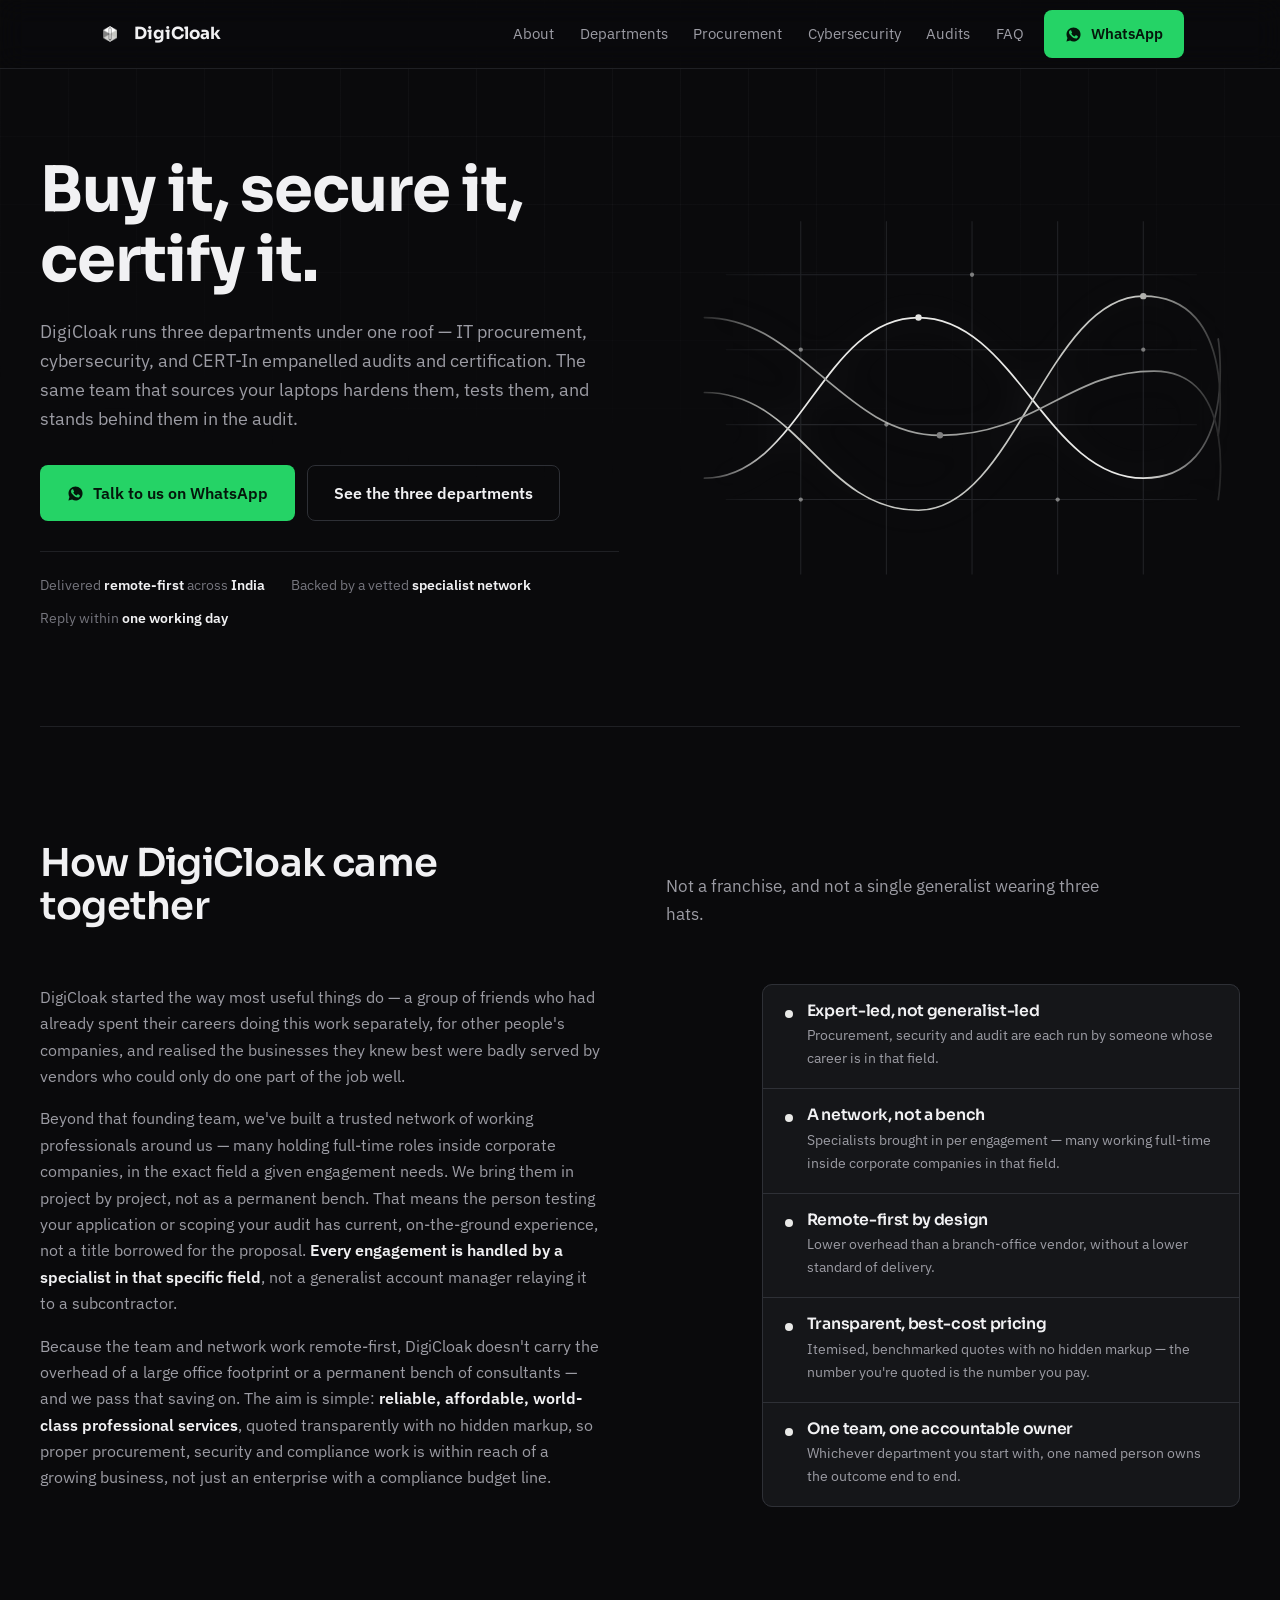
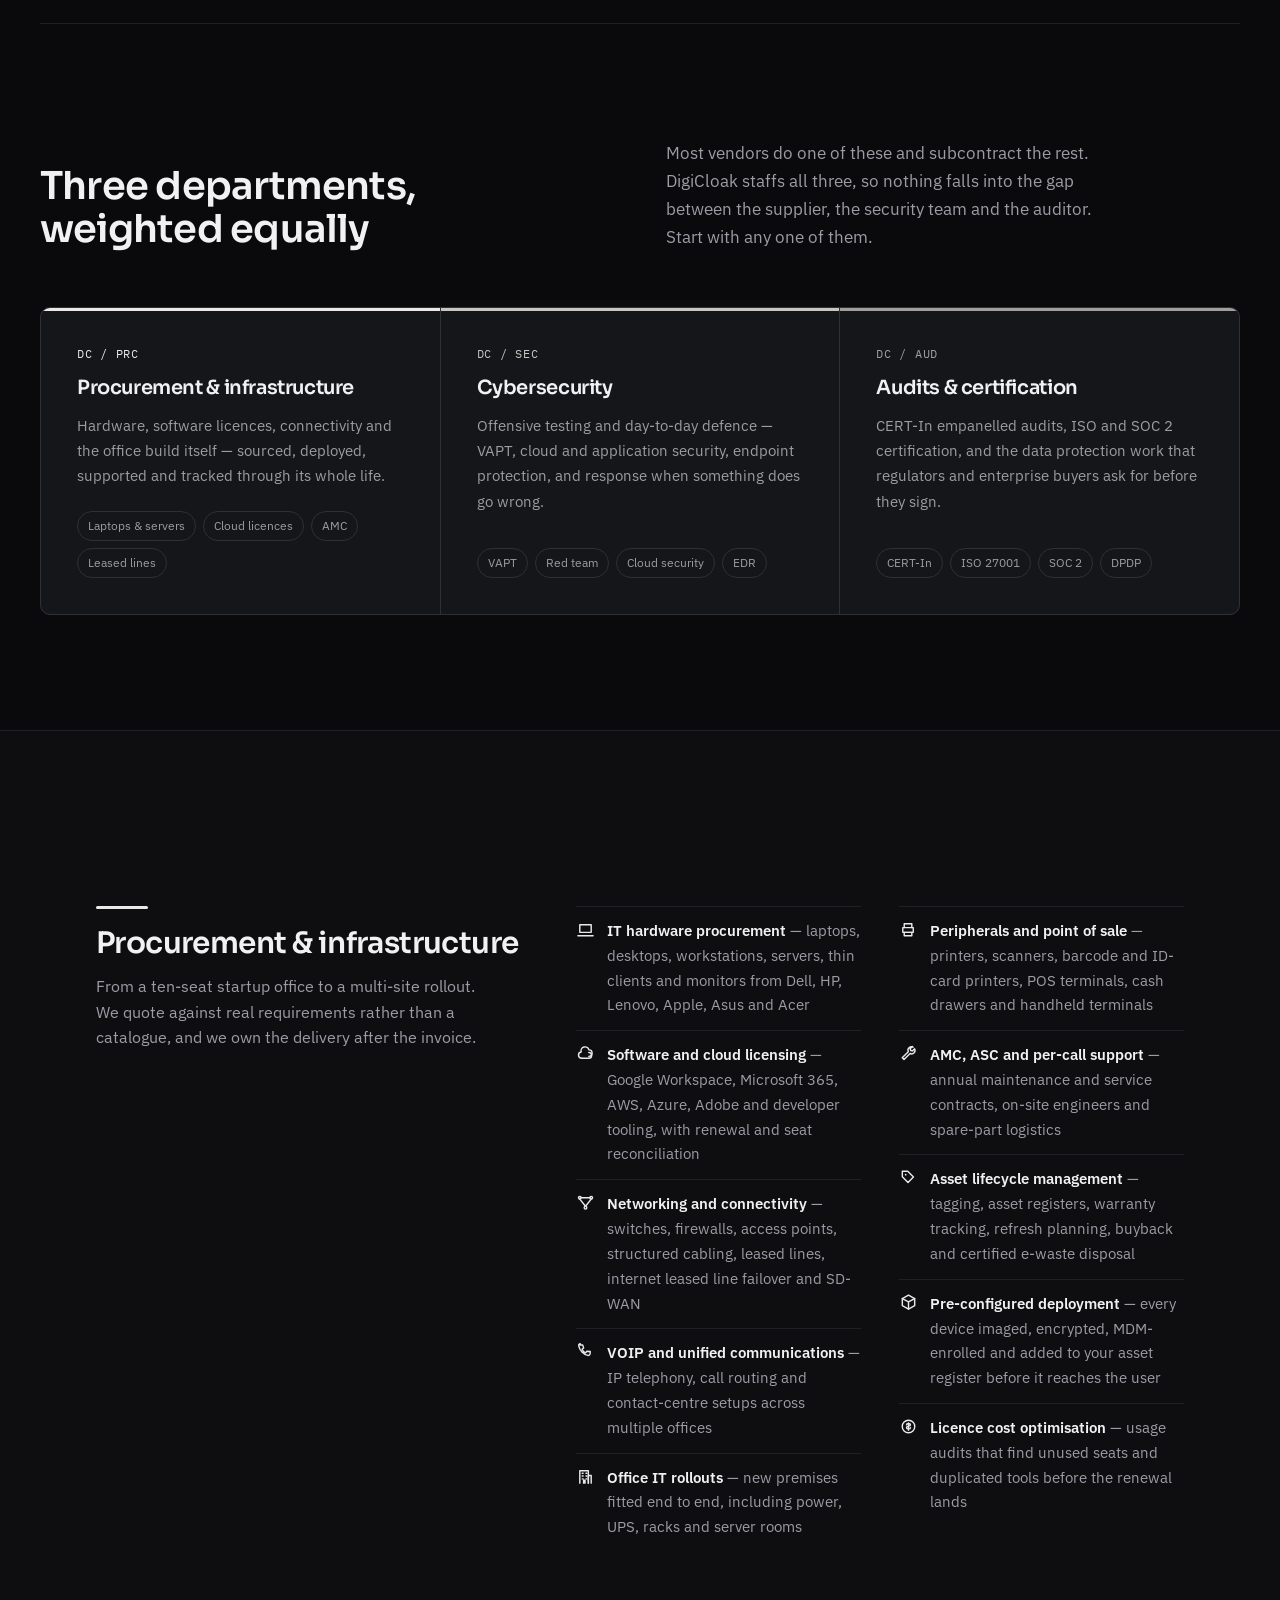
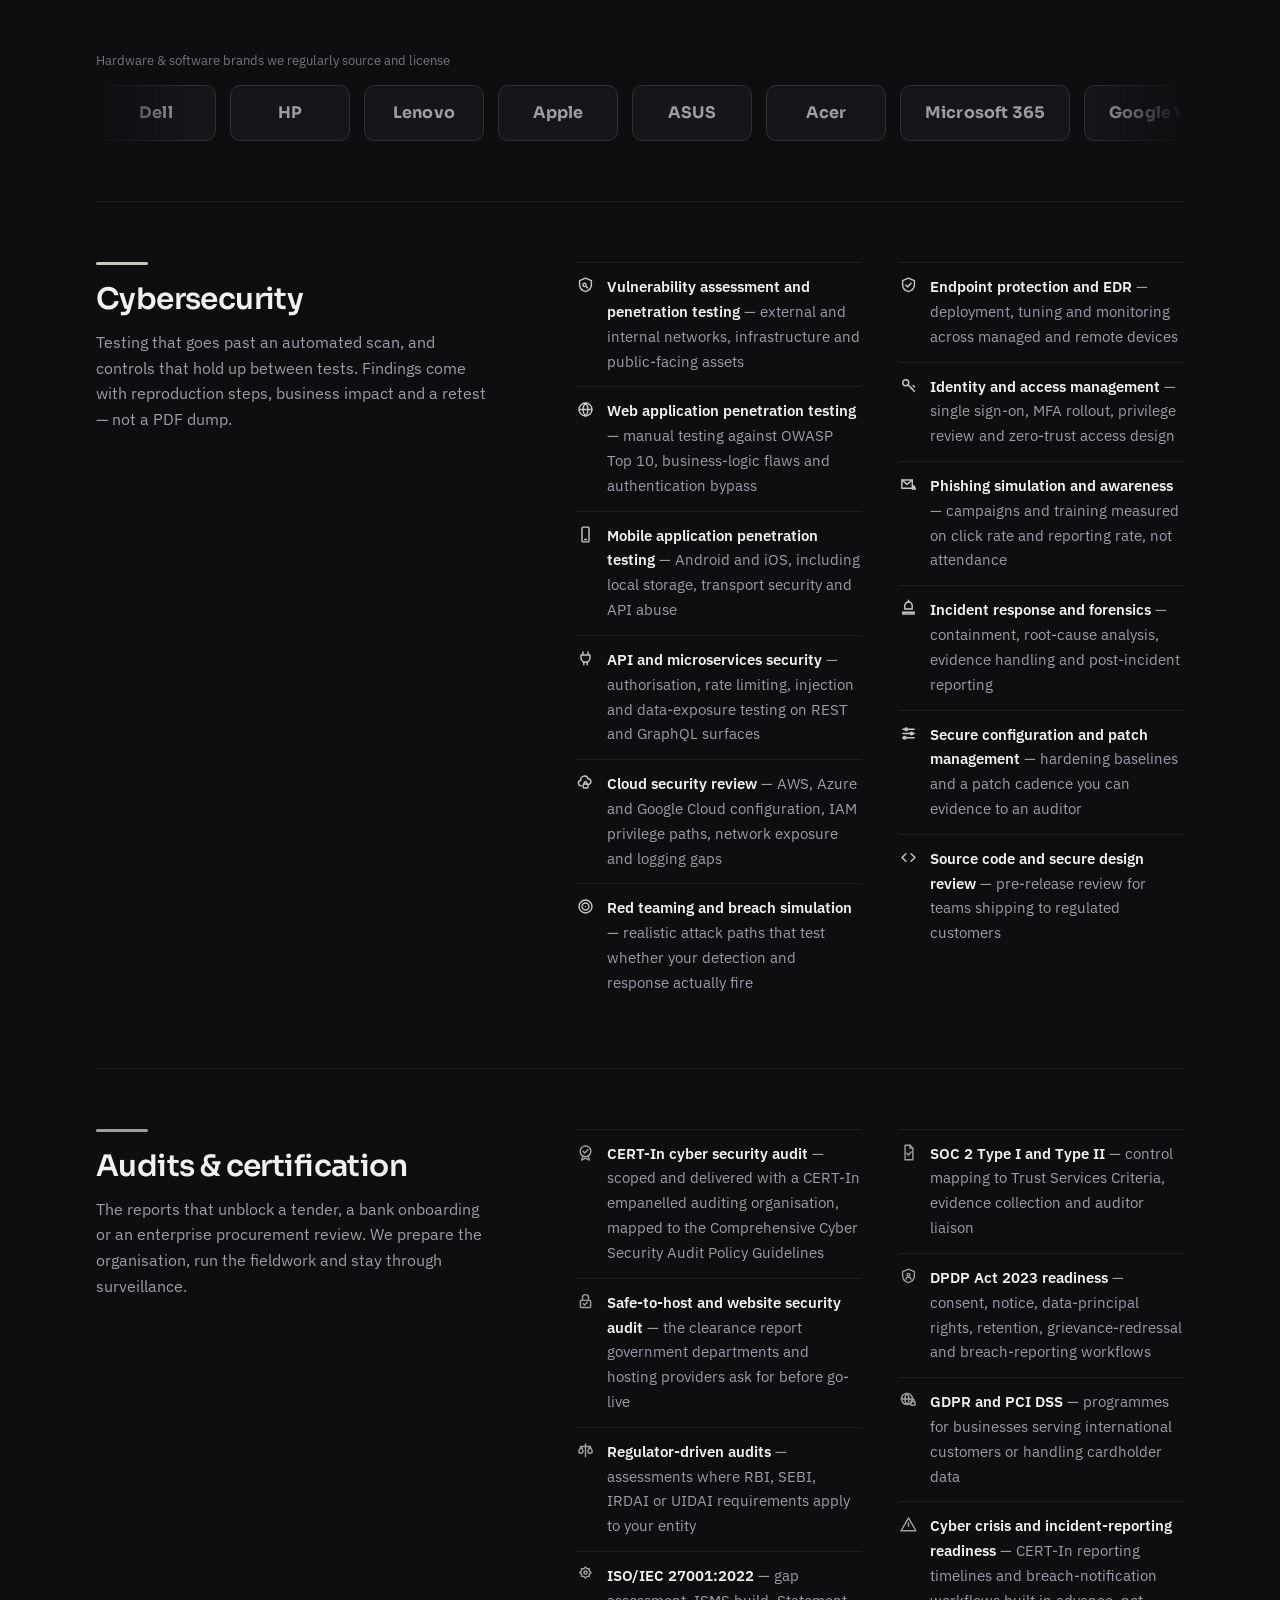
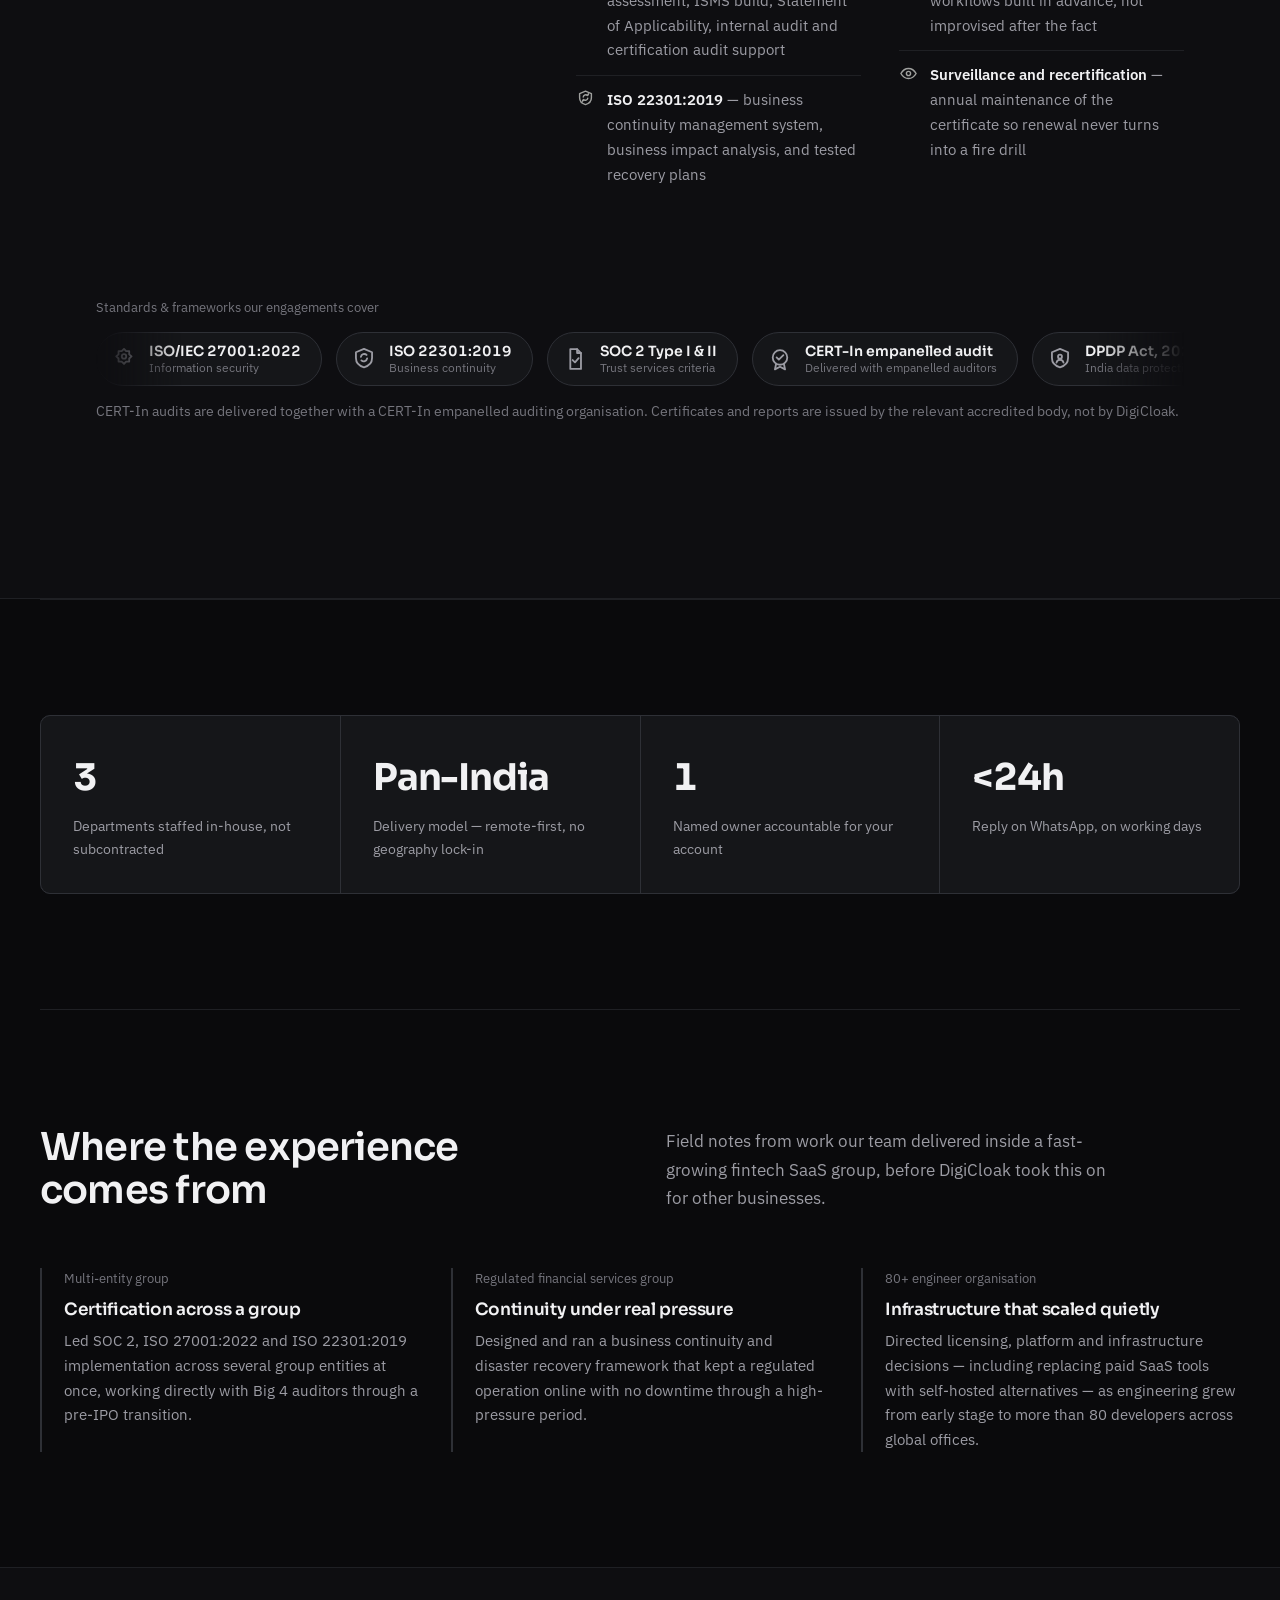
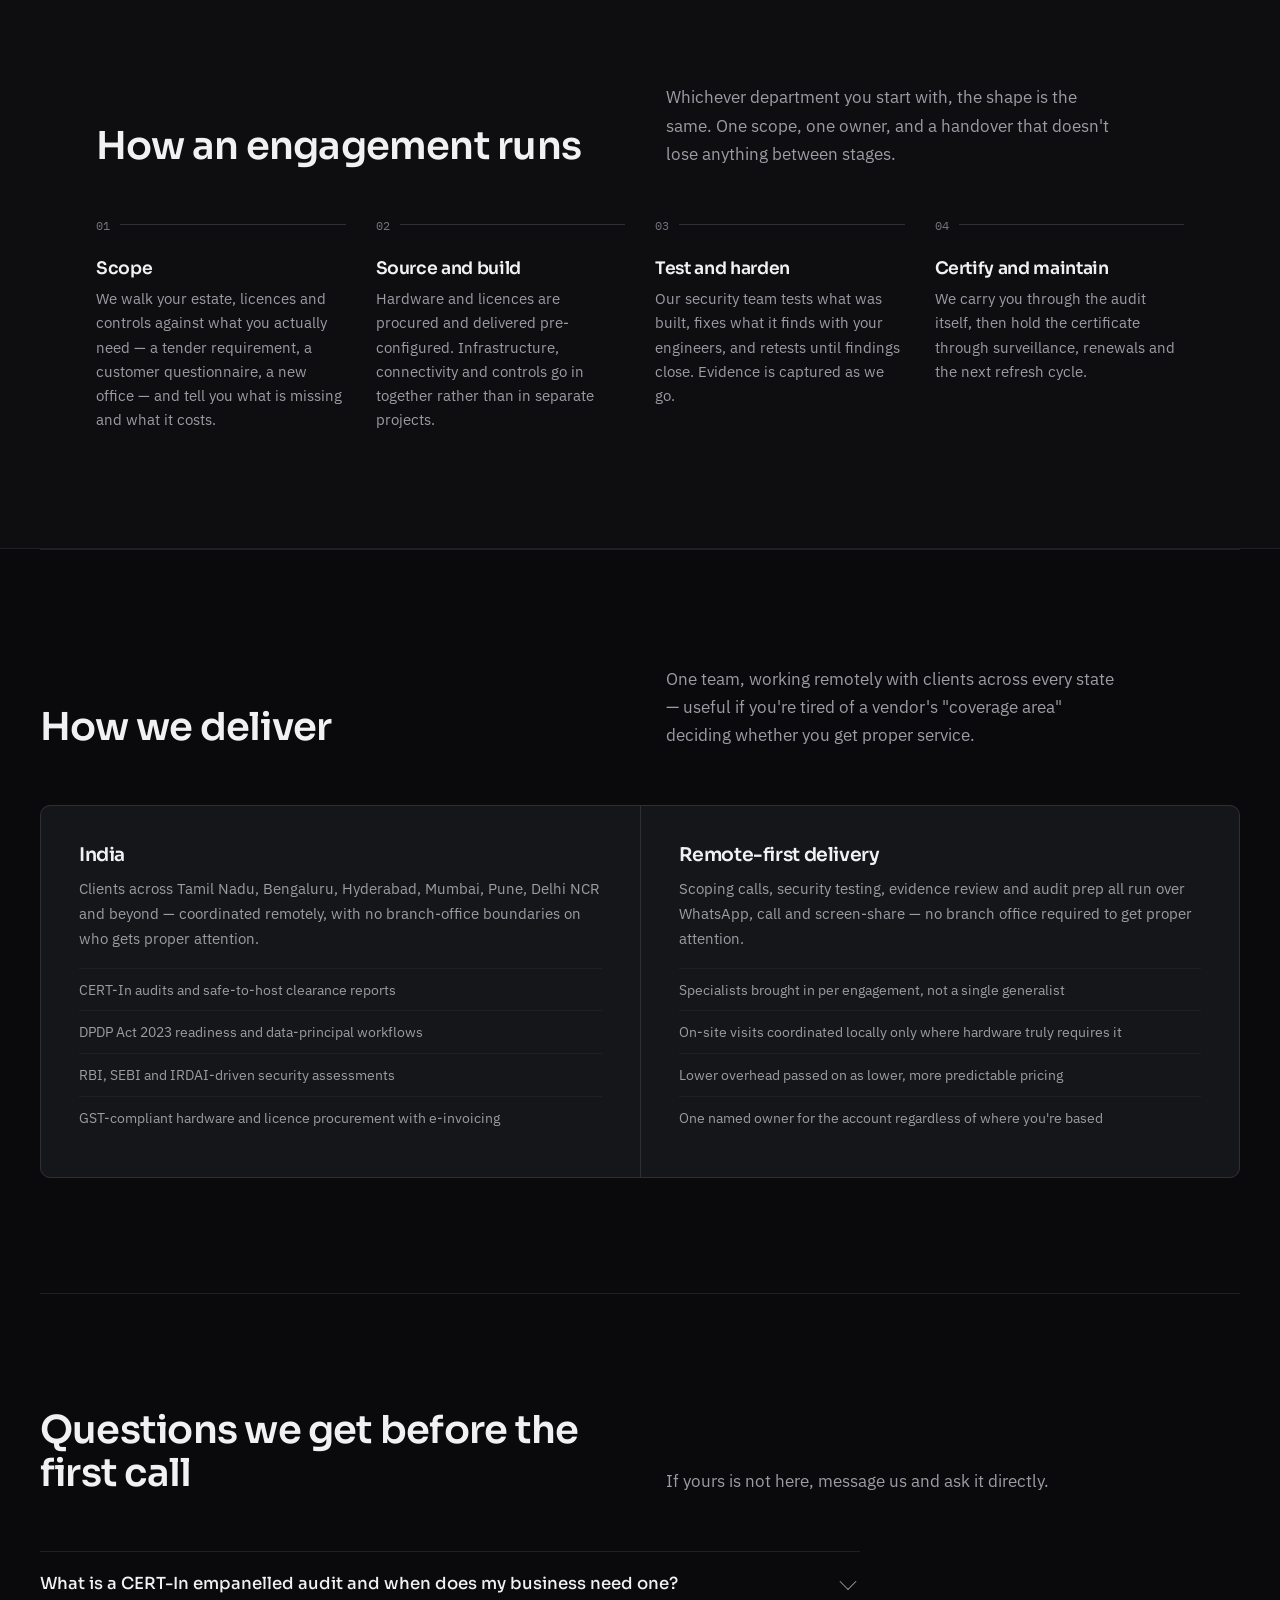
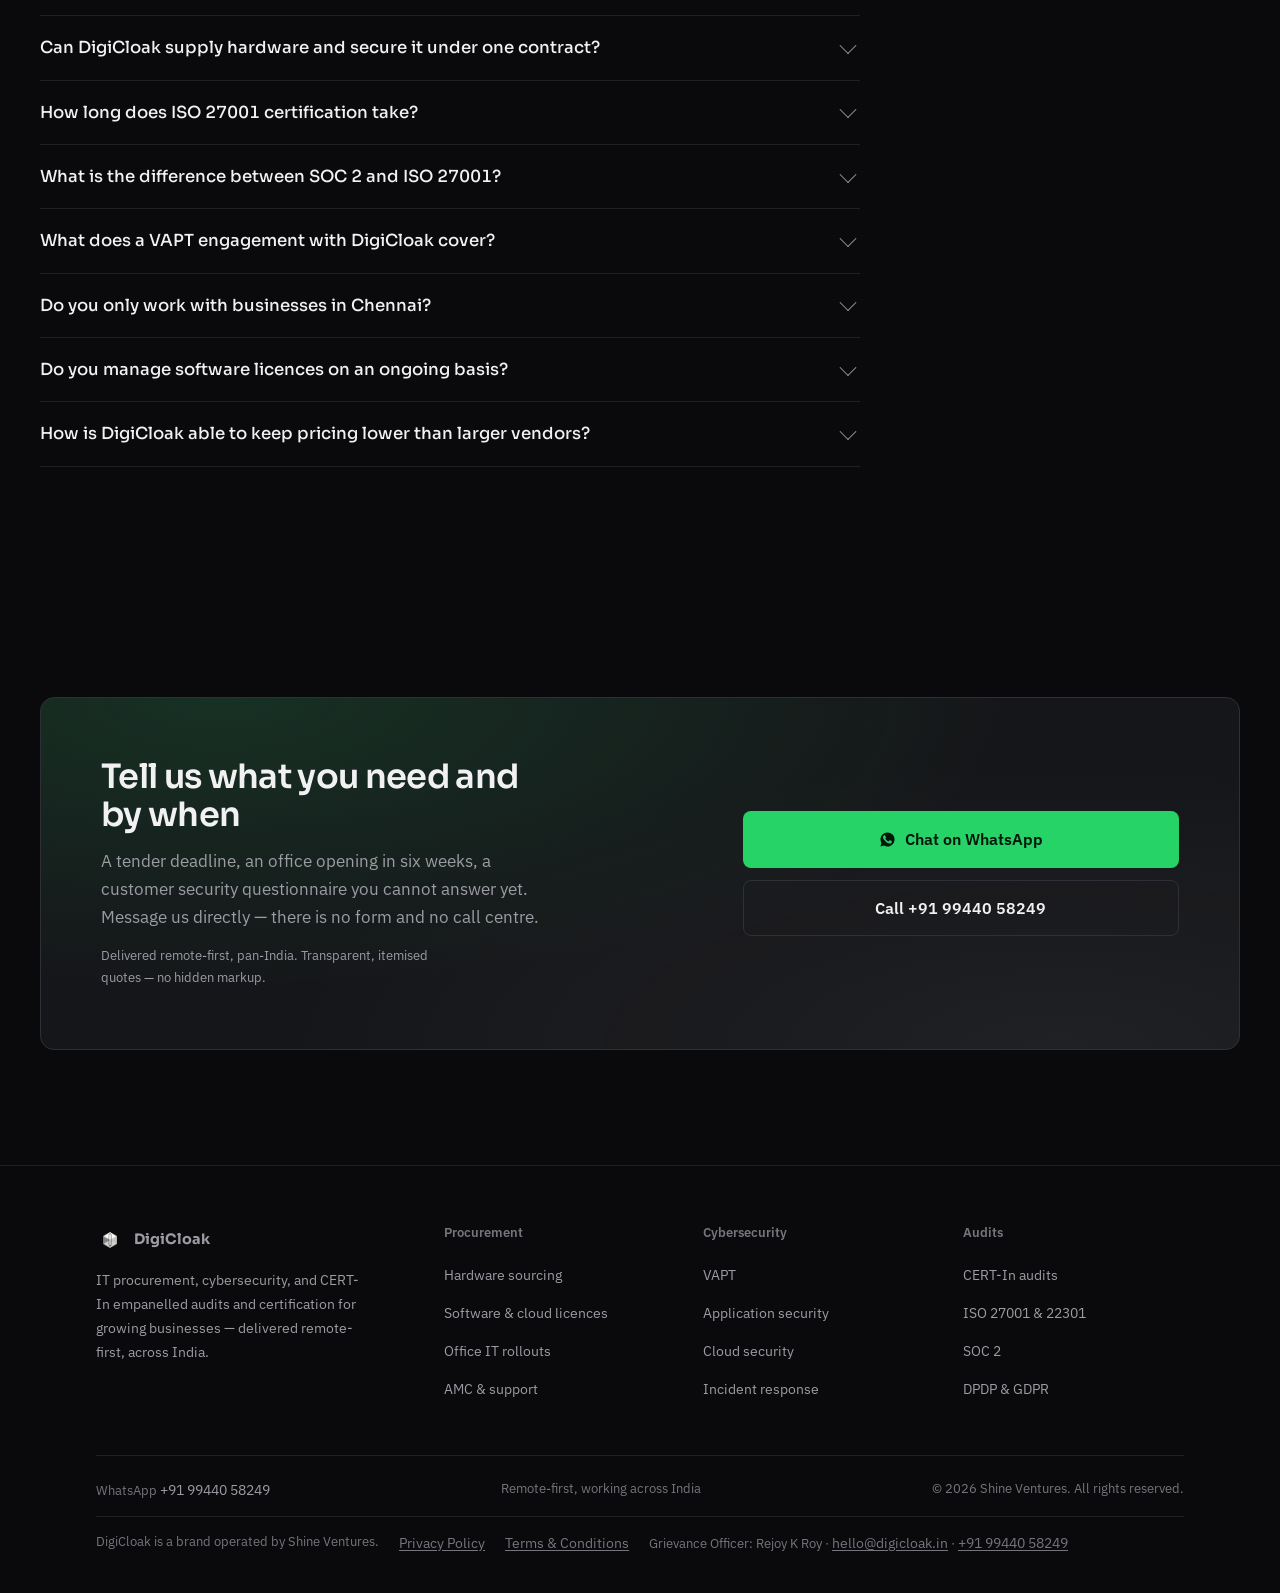
<file: index.html>
<!DOCTYPE html>
<!--
  ============================================================================
  CERT-In wording — READ BEFORE PUBLISHING
  ----------------------------------------------------------------------------
  Every reference on this page is written as audits "delivered with a CERT-In
  empanelled auditing organisation". That is accurate whether or not DigiCloak
  itself holds empanelment.

  Do NOT change it to "DigiCloak is CERT-In empanelled" unless DigiCloak
  appears on the current CERT-In list of empanelled auditing organisations.
  CERT-In restricts what an empanelled firm may claim: the only permitted
  sentence is exactly —
      "This organization is empanelled by CERT-In for providing Information
       Security Auditing Services."
  Misuse of CERT-In branding can lead to penalties or de-empanelment.

  If DigiCloak IS empanelled, update: the <title>, the meta description, the
  DC / AUD department card, and the CERT-In FAQ answer + its JSON-LD twin.
  ============================================================================
-->
<html lang="en-IN">
<head>
<meta charset="UTF-8">
<meta name="viewport" content="width=device-width, initial-scale=1, viewport-fit=cover">
<meta name="color-scheme" content="dark">
<meta name="theme-color" content="#0A0A0C">

<title>IT Procurement, Cybersecurity &amp; CERT-In Audits | DigiCloak</title>
<meta name="description" content="IT hardware and software procurement, cybersecurity and VAPT, and CERT-In empanelled audits with ISO 27001 and SOC 2 — three departments, one vendor, delivered remote-first across India.">
<meta name="robots" content="index, follow, max-image-preview:large, max-snippet:-1, max-video-preview:-1">
<link rel="canonical" href="https://digicloak.in/">
<meta name="author" content="DigiCloak">
<meta name="geo.region" content="IN-TN">
<meta name="geo.placename" content="Chennai">
<link rel="alternate" hreflang="en-in" href="https://digicloak.in/">
<link rel="alternate" hreflang="x-default" href="https://digicloak.in/">

<meta property="og:type" content="website">
<meta property="og:url" content="https://digicloak.in/">
<meta property="og:site_name" content="DigiCloak">
<meta property="og:title" content="DigiCloak — IT Procurement, Cybersecurity &amp; CERT-In Audits">
<meta property="og:description" content="Three departments, one vendor: procurement, cybersecurity, and CERT-In empanelled audits and certification. Delivered remote-first across India.">
<meta property="og:image" content="https://digicloak.in/og-image.png">
<meta property="og:image:width" content="1200">
<meta property="og:image:height" content="630">
<meta property="og:image:alt" content="DigiCloak — procurement, cybersecurity and audit services">
<meta property="og:locale" content="en_IN">

<meta name="twitter:card" content="summary_large_image">
<meta name="twitter:title" content="DigiCloak — IT Procurement, Cybersecurity &amp; CERT-In Audits">
<meta name="twitter:description" content="Three departments, one vendor: procurement, cybersecurity, and CERT-In empanelled audits and certification. Delivered remote-first across India.">
<meta name="twitter:image" content="https://digicloak.in/og-image.png">

<link rel="icon" href="favicon.ico" sizes="32x32">
<link rel="icon" type="image/png" sizes="32x32" href="favicon-32.png">
<link rel="icon" type="image/png" sizes="16x16" href="favicon-16.png">
<link rel="apple-touch-icon" href="apple-touch-icon.png">
<link rel="manifest" href="site.webmanifest">

<link rel="preconnect" href="https://fonts.googleapis.com">
<link rel="preconnect" href="https://fonts.gstatic.com" crossorigin>
<link rel="stylesheet" href="https://fonts.googleapis.com/css2?family=Sora:wght@500;600;700&family=IBM+Plex+Sans:wght@400;500;600&family=IBM+Plex+Mono:wght@500&display=swap">
<style>
/* ==========================================================================
   DigiCloak — shared stylesheet
   A brand of Shine Ventures
   ========================================================================== */
:root{
  --void:#0A0A0C;
  --deep:#0E0E11;
  --panel:#151619;
  --panel-2:#1D1E23;
  --line:#2E3036;
  --line-soft:#1F2024;
  --text:#F1F1F3;
  --mute:#9C9CA4;
  --mute-2:#75757D;
  --ink:#0A0A0C;
  --proc:#E9E9E7;
  --cyber:#C6C7C3;
  --assure:#9FA09E;
  --wa:#25D366;
  --wa-bright:#3BE07A;
  --signal:#25D366;
  --signal-soft:rgba(37,211,102,.14);
  --signal-glow:rgba(37,211,102,.28);
  --maxw:1200px;
  --gut:clamp(20px,5vw,56px);
  --band:clamp(64px,9vw,116px);
  --r:10px;
  --ease:cubic-bezier(.2,.7,.2,1);
}

*,*::before,*::after{box-sizing:border-box;}
html{-webkit-text-size-adjust:100%;scroll-behavior:smooth;scroll-padding-top:76px;}
body{
  margin:0;
  background:var(--void);
  color:var(--text);
  font-family:"IBM Plex Sans",system-ui,-apple-system,"Segoe UI",sans-serif;
  font-size:clamp(15px,0.42vw + 14px,17px);
  line-height:1.65;
  -webkit-font-smoothing:antialiased;
  overflow-x:hidden;
  font-variant-numeric:tabular-nums;
}
img,svg,video{display:block;max-width:100%;}
a{color:inherit;}
h1,h2,h3,h4{font-family:Sora,"IBM Plex Sans",sans-serif;font-weight:600;line-height:1.12;letter-spacing:-0.02em;margin:0;}
p{margin:0;}
ul{margin:0;padding:0;list-style:none;}

/* Blueprint field ------------------------------------------------ */
body::before{
  content:"";
  position:fixed;inset:0;z-index:0;pointer-events:none;
  background-image:
    linear-gradient(to right,rgba(200,200,210,.04) 1px,transparent 1px),
    linear-gradient(to bottom,rgba(200,200,210,.04) 1px,transparent 1px);
  background-size:68px 68px;
  mask-image:radial-gradient(ellipse 110% 70% at 50% 0%,#000 20%,transparent 78%);
  -webkit-mask-image:radial-gradient(ellipse 110% 70% at 50% 0%,#000 20%,transparent 78%);
}
.shell{position:relative;z-index:1;}
.wrap{width:100%;max-width:var(--maxw);margin-inline:auto;padding-inline:var(--gut);}

:focus-visible{outline:2px solid var(--signal);outline-offset:3px;border-radius:3px;}
.skip{
  position:absolute;left:-9999px;top:0;z-index:200;
  background:var(--signal);color:#04160B;padding:12px 18px;font-weight:600;border-radius:0 0 6px 0;
}
.skip:focus{left:0;}

/* Header ----------------------------------------------------------- */
.hd{position:sticky;top:0;z-index:100;background:rgba(10,10,12,.82);border-bottom:1px solid var(--line-soft);}
/* backdrop-filter lives on a pseudo-element rather than .hd itself, because a
   backdrop-filter/filter on .hd would make .hd the containing block for any
   fixed-position descendant (the mobile nav overlay), trapping it inside the
   header's own box instead of letting it fill the viewport. */
.hd::before{content:"";position:absolute;inset:0;z-index:-1;backdrop-filter:blur(14px) saturate(140%);-webkit-backdrop-filter:blur(14px) saturate(140%);}
.hd-in{max-width:var(--maxw);margin-inline:auto;padding:0 var(--gut);min-height:68px;display:flex;align-items:center;gap:20px;}
.mark{display:flex;align-items:center;gap:10px;text-decoration:none;font-family:Sora,sans-serif;font-weight:700;font-size:1.05rem;color:var(--text);white-space:nowrap;}
.mark img{width:28px;height:28px;flex:0 0 auto;}
.nav{display:flex;align-items:center;gap:clamp(14px,2vw,26px);margin-left:auto;}
.nav a{position:relative;font-size:.92rem;color:var(--mute);text-decoration:none;transition:color .2s var(--ease);padding:4px 0;}
.nav a::after{
  content:"";position:absolute;left:0;right:100%;bottom:-2px;height:1.5px;
  background:var(--signal);transition:right .28s var(--ease);
}
.nav a:hover{color:var(--text);}
.nav a:hover::after{right:0;}
.nav .btn{display:none;}

.burger{
  display:none;margin-left:auto;position:relative;z-index:3;
  width:44px;height:44px;align-items:center;justify-content:center;
  background:transparent;border:1px solid var(--line);border-radius:8px;color:var(--text);cursor:pointer;padding:0;
}
.burger span{display:block;width:17px;height:1.5px;background:currentColor;position:relative;transition:background .2s;}
.burger span::before,.burger span::after{content:"";position:absolute;left:0;width:17px;height:1.5px;background:currentColor;transition:transform .25s;}
.burger span::before{top:-5.5px;}
.burger span::after{top:5.5px;}
.burger[aria-expanded="true"] span{background:transparent;}
.burger[aria-expanded="true"] span::before{transform:translateY(5.5px) rotate(45deg);}
.burger[aria-expanded="true"] span::after{transform:translateY(-5.5px) rotate(-45deg);}

/* Buttons -------------------------------------------------------- */
.btn{
  display:inline-flex;align-items:center;justify-content:center;gap:9px;
  min-height:44px;padding:11px 20px;
  border-radius:8px;border:1px solid transparent;
  font-family:"IBM Plex Sans",sans-serif;font-size:.94rem;font-weight:600;
  text-decoration:none;cursor:pointer;white-space:nowrap;
  transition:background .2s var(--ease),border-color .2s var(--ease),color .2s var(--ease),transform .16s var(--ease),box-shadow .2s var(--ease);
}
.btn:active{transform:translateY(1px);}
.btn svg{width:17px;height:17px;flex:0 0 auto;}
.btn-wa{background:var(--wa);color:#04160B;box-shadow:0 0 0 0 rgba(37,211,102,0);}
.btn-wa:hover{background:var(--wa-bright);transform:translateY(-1px);box-shadow:0 10px 24px -8px var(--signal-glow);}
.btn-line{background:transparent;color:var(--text);border-color:var(--line);}
.btn-line:hover{border-color:var(--signal);color:var(--signal);background:var(--signal-soft);transform:translateY(-1px);}
.btn-lg{min-height:52px;padding:14px 26px;font-size:1rem;}

/* Hero ----------------------------------------------------------- */
.hero{padding:clamp(48px,7vw,86px) 0 clamp(56px,8vw,96px);}
.hero-grid{display:grid;grid-template-columns:minmax(0,1.02fr) minmax(0,.98fr);gap:clamp(32px,5vw,64px);align-items:center;}
.hero h1{font-size:clamp(2.15rem,5.6vw,3.9rem);font-weight:700;max-width:14ch;}
.hero .lede{margin-top:22px;max-width:52ch;color:var(--mute);font-size:clamp(1rem,.5vw + .9rem,1.1rem);}
.hero-cta{display:flex;gap:12px;flex-wrap:wrap;margin-top:32px;}
.hero-meta{margin-top:30px;padding-top:22px;border-top:1px solid var(--line-soft);display:flex;flex-wrap:wrap;gap:10px 26px;color:var(--mute-2);font-size:.86rem;}
.hero-meta b{color:var(--text);font-weight:600;}

.lattice{width:100%;height:auto;}
.lattice .node{opacity:.5;}
.strand{fill:none;stroke-width:1.6;stroke-linecap:round;}
.s-proc{stroke:var(--proc);}
.s-cyber{stroke:var(--cyber);}
.s-assure{stroke:var(--assure);}
.glow{filter:blur(16px);opacity:.28;}

@media (prefers-reduced-motion:no-preference){
  .draw{stroke-dasharray:1200;stroke-dashoffset:1200;animation:draw 2.1s cubic-bezier(.6,.05,.2,1) forwards;}
  .d2{animation-delay:.22s;}
  .d3{animation-delay:.44s;}
  .pulse{animation:pulse 3.6s ease-in-out infinite;}
  .p2{animation-delay:1.2s;}
  .p3{animation-delay:2.4s;}
}
@keyframes draw{to{stroke-dashoffset:0;}}
@keyframes pulse{0%,100%{opacity:.28;r:2.5;}50%{opacity:1;r:3.6;}}

/* Section furniture ---------------------------------------------- */
.band{padding:var(--band) 0;}
.band-line{border-top:1px solid var(--line-soft);}
.band-panel{background:var(--deep);border-block:1px solid var(--line-soft);}
.lead{display:grid;grid-template-columns:minmax(0,1fr) minmax(0,1fr);gap:clamp(24px,4vw,56px);align-items:end;margin-bottom:clamp(36px,4.5vw,56px);}
.lead h2{font-size:clamp(1.62rem,3vw,2.4rem);max-width:19ch;}
.lead p{color:var(--mute);max-width:46ch;}

/* Story / About ---------------------------------------------------- */
.story-grid{display:grid;grid-template-columns:minmax(0,1fr) minmax(0,.72fr);gap:clamp(28px,4.5vw,64px);align-items:start;}
.story-copy p{color:var(--mute);font-size:1rem;max-width:56ch;}
.story-copy p + p{margin-top:16px;}
.story-copy p b{color:var(--text);font-weight:600;}
.pillars{display:flex;flex-direction:column;gap:1px;background:var(--line);border:1px solid var(--line);border-radius:var(--r);overflow:hidden;}
.pillar{
  background:var(--panel);padding:18px 22px;display:flex;gap:14px;align-items:flex-start;position:relative;
  transition:background .22s var(--ease);
}
.pillar:hover{background:var(--panel-2);}
.pillar .dot{flex:0 0 auto;width:8px;height:8px;border-radius:50%;background:var(--proc);margin-top:7px;box-shadow:0 0 0 0 var(--signal-glow);transition:background .22s var(--ease),box-shadow .22s var(--ease);}
.pillar:hover .dot{background:var(--signal);box-shadow:0 0 10px var(--signal-glow);}
.pillar h3{font-size:.98rem;margin-bottom:4px;}
.pillar p{color:var(--mute);font-size:.87rem;}

/* Departments — three equal panels -------------------------------- */
.depts{display:grid;grid-template-columns:repeat(3,minmax(0,1fr));gap:1px;background:var(--line);border:1px solid var(--line);border-radius:var(--r);overflow:hidden;}
.dept{
  background:var(--panel);padding:clamp(26px,3vw,36px);display:flex;flex-direction:column;gap:14px;
  position:relative;text-decoration:none;z-index:0;
  transition:background .24s var(--ease),transform .24s var(--ease),box-shadow .24s var(--ease);
}
.dept::before{content:"";position:absolute;inset:0 0 auto 0;height:3px;background:var(--hue);transition:background .24s var(--ease),box-shadow .24s var(--ease);}
.dept:hover{background:var(--panel-2);transform:translateY(-5px);box-shadow:0 20px 40px -20px rgba(0,0,0,.6),0 0 0 1px var(--line);z-index:1;}
.dept:hover::before{background:var(--signal);box-shadow:0 0 14px var(--signal-glow);}
.dept:hover .dept-code{color:var(--signal);}
.dept-code{font-family:"IBM Plex Mono",monospace;font-size:.74rem;color:var(--hue);letter-spacing:.06em;transition:color .24s var(--ease);}
.dept h3{font-size:1.22rem;}
.dept p{color:var(--mute);font-size:.95rem;}
.dept-tags{display:flex;flex-wrap:wrap;gap:7px;margin-top:auto;padding-top:8px;}
.tag{font-size:.76rem;color:var(--mute);border:1px solid var(--line);border-radius:999px;padding:4px 10px;transition:border-color .22s var(--ease),color .22s var(--ease),background .22s var(--ease);}
.dept:hover .tag{border-color:#33443A;color:var(--text);}
.d-proc{--hue:var(--proc);}
.d-cyber{--hue:var(--cyber);}
.d-assure{--hue:var(--assure);}

/* Detail bands ---------------------------------------------------- */
.detail{display:grid;grid-template-columns:minmax(0,.82fr) minmax(0,1.18fr);gap:clamp(28px,4.5vw,64px);padding:clamp(38px,5vw,60px) 0;border-top:1px solid var(--line-soft);}
.detail:first-of-type{border-top:none;}
.detail-head h3{font-size:clamp(1.4rem,2.4vw,1.85rem);margin-bottom:14px;}
.detail-head p{color:var(--mute);font-size:.97rem;max-width:40ch;}
.rule{width:52px;height:3px;border-radius:2px;background:var(--hue);margin-bottom:18px;}
.caps{columns:2;column-gap:clamp(24px,3vw,44px);}
.caps li{
  break-inside:avoid;display:flex;align-items:flex-start;gap:12px;
  padding:12px 0;border-top:1px solid var(--line-soft);color:var(--mute);font-size:.94rem;
  transition:padding-left .2s var(--ease);
}
.caps li:hover{padding-left:6px;}
.cap-icon{
  flex:0 0 auto;width:19px;height:19px;margin-top:1px;
  color:var(--hue);transition:color .22s var(--ease),transform .22s var(--ease);
}
.caps li:hover .cap-icon{color:var(--signal);transform:scale(1.08);}
.caps li b{color:var(--text);font-weight:600;}

/* Rolling marquee — certifications & brand strips ------------------ */
.marquee-block{margin-top:clamp(28px,3.5vw,40px);}
.detail .marquee-block{grid-column:1 / -1;}
.marquee-label{color:var(--mute-2);font-size:.8rem;text-transform:none;margin-bottom:14px;}
.marquee-wrap{
  position:relative;overflow:hidden;
  mask-image:linear-gradient(to right,transparent,#000 8%,#000 92%,transparent);
  -webkit-mask-image:linear-gradient(to right,transparent,#000 8%,#000 92%,transparent);
}
.marquee-track{
  display:flex;width:max-content;gap:14px;
  animation:marquee-scroll 34s linear infinite;
}
.marquee-set{display:flex;gap:14px;}
.marquee-wrap:hover .marquee-track,
.marquee-wrap:focus-within .marquee-track{animation-play-state:paused;}
.marquee-track.track-slow{animation-duration:44s;}
@keyframes marquee-scroll{from{transform:translateX(0);}to{transform:translateX(-50%);}}

.cert-chip{
  flex:0 0 auto;display:flex;align-items:center;gap:12px;
  border:1px solid var(--line);border-radius:999px;background:var(--panel);
  padding:10px 20px 10px 14px;white-space:nowrap;
  transition:border-color .22s var(--ease),background .22s var(--ease),transform .22s var(--ease);
}
.cert-chip:hover{border-color:var(--signal);background:var(--panel-2);transform:translateY(-2px);}
.cert-chip svg{flex:0 0 auto;width:26px;height:26px;color:var(--mute);transition:color .22s var(--ease);}
.cert-chip:hover svg{color:var(--signal);}
.cert-chip .cert-name{font-family:Sora,sans-serif;font-weight:600;font-size:.88rem;color:var(--text);line-height:1.2;}
.cert-chip .cert-sub{display:block;font-family:"IBM Plex Sans",sans-serif;font-weight:400;font-size:.74rem;color:var(--mute-2);margin-top:1px;}

.brand-chip{
  flex:0 0 auto;display:flex;align-items:center;
  border:1px solid var(--line);border-radius:10px;background:var(--panel);
  padding:14px 24px;min-width:120px;justify-content:center;
  transition:border-color .22s var(--ease),background .22s var(--ease),transform .22s var(--ease);
}
.brand-chip:hover{border-color:var(--signal);background:var(--panel-2);transform:translateY(-2px);}
.brand-chip .brand-word{
  font-family:Sora,sans-serif;font-weight:700;font-size:1rem;letter-spacing:.01em;
  color:var(--mute);white-space:nowrap;transition:color .22s var(--ease);
}
.brand-chip:hover .brand-word{color:var(--text);}

@media (prefers-reduced-motion:reduce){
  .marquee-track{animation:none;flex-wrap:wrap;width:100%;}
  .marquee-set{flex-wrap:wrap;}
  .marquee-set[aria-hidden="true"]{display:none;}
  .marquee-wrap{overflow-x:auto;mask-image:none;-webkit-mask-image:none;}
}
@media (max-width:640px){
  .cert-chip{padding:9px 16px 9px 12px;}
  .cert-chip svg{width:22px;height:22px;}
  .brand-chip{padding:12px 18px;min-width:100px;}
}

/* Metrics --------------------------------------------------------- */
.metrics{display:grid;grid-template-columns:repeat(4,minmax(0,1fr));gap:1px;background:var(--line);border:1px solid var(--line);border-radius:var(--r);overflow:hidden;}
.metric{background:var(--panel);padding:clamp(22px,2.6vw,32px);transition:background .22s var(--ease);}
.metric:hover{background:var(--panel-2);}
.metric .fig{font-family:Sora,sans-serif;font-size:clamp(1.5rem,3vw,2.3rem);font-weight:700;letter-spacing:-0.03em;transition:color .22s var(--ease);}
.metric:hover .fig{color:var(--signal);}
.metric p{color:var(--mute);font-size:.88rem;margin-top:6px;}

/* Notes ----------------------------------------------------------- */
.notes{display:grid;grid-template-columns:repeat(3,minmax(0,1fr));gap:clamp(20px,2.6vw,32px);}
.note{border-left:2px solid var(--line);padding-left:22px;transition:border-color .22s var(--ease);}
.note:hover{border-left-color:var(--signal);}
.note h3{font-size:1.06rem;margin-bottom:10px;}
.note p{color:var(--mute);font-size:.93rem;}
.note-loc{display:block;color:var(--mute-2);font-size:.79rem;margin-bottom:12px;}

/* Process — genuine sequence -------------------------------------- */
.flow{display:grid;grid-template-columns:repeat(4,minmax(0,1fr));gap:clamp(20px,2.6vw,30px);counter-reset:step;}
.stage{padding-top:20px;border-top:1px solid var(--line);position:relative;transition:border-color .22s var(--ease);}
.stage:hover{border-top-color:var(--signal);}
.stage::before{
  counter-increment:step;content:counter(step,decimal-leading-zero);
  font-family:"IBM Plex Mono",monospace;font-size:.76rem;color:var(--mute-2);
  position:absolute;top:-9px;left:0;background:var(--void);padding-right:10px;
  transition:color .22s var(--ease);
}
.stage:hover::before{color:var(--signal);}
.band-panel .stage::before{background:var(--deep);}
.stage h3{font-size:1.08rem;margin:14px 0 9px;}
.stage p{color:var(--mute);font-size:.92rem;}

/* Coverage -------------------------------------------------------- */
.geo{display:grid;grid-template-columns:repeat(2,minmax(0,1fr));gap:1px;background:var(--line);border:1px solid var(--line);border-radius:var(--r);overflow:hidden;}
.geo-cell{background:var(--panel);padding:clamp(26px,3vw,38px);transition:background .22s var(--ease);}
.geo-cell:hover{background:var(--panel-2);}
.geo-cell h3{font-size:1.18rem;margin-bottom:12px;}
.geo-cell p{color:var(--mute);font-size:.94rem;margin-bottom:16px;}
.geo-cell li{color:var(--mute);font-size:.9rem;padding:9px 0;border-top:1px solid var(--line-soft);transition:color .2s var(--ease);}
.geo-cell li:hover{color:var(--text);}

/* FAQ ------------------------------------------------------------- */
.faq{max-width:820px;}
.faq details{border-top:1px solid var(--line-soft);}
.faq details:last-child{border-bottom:1px solid var(--line-soft);}
.faq summary{
  cursor:pointer;list-style:none;padding:20px 44px 20px 0;position:relative;
  font-family:Sora,sans-serif;font-weight:500;font-size:clamp(1rem,1.3vw,1.09rem);line-height:1.4;
  min-height:44px;display:flex;align-items:center;color:var(--text);
  transition:color .2s var(--ease);
}
.faq summary:hover{color:var(--signal);}
.faq summary::-webkit-details-marker{display:none;}
.faq summary::after{
  content:"";position:absolute;right:6px;top:50%;width:12px;height:12px;
  border-right:1.6px solid var(--mute);border-bottom:1.6px solid var(--mute);
  transform:translateY(-70%) rotate(45deg);transition:transform .22s var(--ease),border-color .2s var(--ease);
}
.faq summary:hover::after{border-color:var(--signal);}
.faq details[open] summary::after{transform:translateY(-20%) rotate(-135deg);}
.faq details[open] summary{color:var(--signal);}
.faq .ans{padding:0 0 22px;color:var(--mute);font-size:.95rem;max-width:70ch;}

/* Contact --------------------------------------------------------- */
.cta-box{
  border:1px solid var(--line);border-radius:14px;
  background:
    radial-gradient(120% 150% at 15% 0%,var(--signal-soft),transparent 55%),
    radial-gradient(120% 150% at 85% 100%,rgba(230,230,235,.05),transparent 55%),
    var(--panel);
  padding:clamp(32px,5vw,60px);
  display:grid;grid-template-columns:minmax(0,1.15fr) minmax(0,.85fr);gap:clamp(28px,4vw,52px);align-items:center;
}
.cta-box h2{font-size:clamp(1.5rem,2.7vw,2.1rem);max-width:17ch;}
.cta-box p{color:var(--mute);margin-top:14px;max-width:44ch;}
.cta-actions{display:flex;flex-direction:column;gap:12px;}
.cta-actions .btn{width:100%;}
.cta-note{color:var(--mute-2);font-size:.83rem;margin-top:4px;}

/* Footer ---------------------------------------------------------- */
.ft{border-top:1px solid var(--line-soft);padding:clamp(40px,5vw,60px) 0 calc(clamp(28px,3vw,40px) + env(safe-area-inset-bottom));}
.ft-grid{display:grid;grid-template-columns:minmax(0,1.4fr) repeat(3,minmax(0,1fr));gap:clamp(24px,3vw,40px);}
.ft h4{font-size:.82rem;color:var(--mute-2);font-weight:600;margin-bottom:14px;font-family:"IBM Plex Sans",sans-serif;letter-spacing:0;}
.ft li{padding:5px 0;}
.ft a{color:var(--mute);text-decoration:none;font-size:.9rem;transition:color .2s var(--ease);}
.ft a:hover{color:var(--signal);}
.ft-blurb{color:var(--mute);font-size:.9rem;max-width:34ch;margin-top:14px;}
.ft-base{margin-top:clamp(32px,4vw,48px);padding-top:22px;border-top:1px solid var(--line-soft);display:flex;flex-wrap:wrap;gap:10px 24px;justify-content:space-between;color:var(--mute-2);font-size:.83rem;}
.ft-legal{margin-top:14px;padding-top:14px;border-top:1px solid var(--line-soft);display:flex;flex-wrap:wrap;gap:8px 20px;color:var(--mute-2);font-size:.8rem;}
.ft-legal a{color:var(--mute-2);text-decoration:underline;text-underline-offset:2px;transition:color .2s var(--ease);}
.ft-legal a:hover{color:var(--signal);}

/* Floating WhatsApp ----------------------------------------------- */
.wa-float{
  position:fixed;z-index:80;
  right:max(16px,env(safe-area-inset-right));
  bottom:calc(16px + env(safe-area-inset-bottom));
  width:56px;height:56px;border-radius:50%;
  background:var(--wa);color:#04160B;
  display:flex;align-items:center;justify-content:center;
  box-shadow:0 8px 28px rgba(0,0,0,.5);
  text-decoration:none;transition:transform .2s var(--ease),box-shadow .2s var(--ease);
}
.wa-float::before{
  content:"";position:absolute;inset:-6px;border-radius:50%;
  border:1.5px solid var(--signal);opacity:0;
}
.wa-float:hover{transform:scale(1.08);box-shadow:0 10px 30px -4px var(--signal-glow);}
.wa-float[data-hide="true"]{opacity:0;visibility:hidden;transform:scale(.8);pointer-events:none;}
.wa-float{opacity:1;visibility:visible;transition:transform .2s var(--ease),opacity .25s,visibility .25s;}
.wa-float svg{width:28px;height:28px;}
@media (prefers-reduced-motion:no-preference){
  .wa-float::before{animation:wa-ring 2.6s ease-out infinite;}
}
@keyframes wa-ring{
  0%{opacity:.55;transform:scale(1);}
  100%{opacity:0;transform:scale(1.35);}
}

/* Legal pages ------------------------------------------------------ */
.legal{padding:clamp(40px,6vw,72px) 0 clamp(56px,8vw,96px);}
.legal-head{max-width:70ch;margin-bottom:clamp(32px,4vw,48px);}
.legal-head h1{font-size:clamp(1.9rem,4vw,2.6rem);}
.legal-head p{color:var(--mute);margin-top:14px;}
.legal-updated{color:var(--mute-2);font-size:.85rem;margin-top:10px;}
.legal-body{max-width:74ch;}
.legal-body h2{font-size:1.25rem;margin:clamp(30px,3.5vw,40px) 0 12px;padding-top:clamp(24px,3vw,32px);border-top:1px solid var(--line-soft);}
.legal-body h2:first-child{border-top:none;padding-top:0;margin-top:0;}
.legal-body p{color:var(--mute);font-size:.97rem;margin-bottom:14px;}
.legal-body p:last-child{margin-bottom:0;}
.legal-body ul{margin:0 0 14px;padding:0;}
.legal-body li{color:var(--mute);font-size:.97rem;padding:6px 0 6px 20px;position:relative;}
.legal-body li::before{content:"";position:absolute;left:0;top:16px;width:7px;height:1.5px;background:var(--mute-2);}
.legal-body a{color:var(--text);text-decoration:underline;text-underline-offset:2px;transition:color .2s var(--ease);}
.legal-body a:hover{color:var(--signal);}
.legal-toc{display:flex;flex-wrap:wrap;gap:8px 18px;margin-top:22px;padding-top:22px;border-top:1px solid var(--line-soft);}
.legal-toc a{font-size:.86rem;color:var(--mute);text-decoration:none;transition:color .2s var(--ease);}
.legal-toc a:hover{color:var(--signal);}
.grievance-box{
  margin-top:clamp(24px,3vw,32px);border:1px solid var(--line);border-radius:var(--r);
  background:var(--panel);padding:clamp(22px,3vw,30px);
}
.grievance-box h3{font-size:1.05rem;margin-bottom:12px;}
.grievance-box dl{display:grid;grid-template-columns:max-content 1fr;gap:6px 18px;margin:0;}
.grievance-box dt{color:var(--mute-2);font-size:.86rem;}
.grievance-box dd{margin:0;color:var(--text);font-size:.94rem;}

/* Responsive ------------------------------------------------------ */
@media (max-width:1080px){
  .metrics{grid-template-columns:repeat(2,minmax(0,1fr));}
  .flow{grid-template-columns:repeat(2,minmax(0,1fr));}
  .ft-grid{grid-template-columns:minmax(0,1fr) minmax(0,1fr);}
}
@media (max-width:900px){
  .hero-grid{grid-template-columns:minmax(0,1fr);gap:40px;}
  .hero h1{max-width:16ch;}
  .lattice-wrap{order:-1;max-width:520px;margin-inline:auto;width:100%;}
  .lead{grid-template-columns:minmax(0,1fr);gap:16px;align-items:start;}
  .story-grid{grid-template-columns:minmax(0,1fr);}
  .depts{grid-template-columns:minmax(0,1fr);}
  .detail{grid-template-columns:minmax(0,1fr);gap:24px;}
  .notes{grid-template-columns:minmax(0,1fr);gap:26px;}
  .geo{grid-template-columns:minmax(0,1fr);}
  .cta-box{grid-template-columns:minmax(0,1fr);}
  .grievance-box dl{grid-template-columns:1fr;}
}
@media (max-width:860px){
  .nav{
    position:fixed;inset:0;z-index:1;
    margin:0;padding:calc(76px + env(safe-area-inset-top)) var(--gut) 48px;
    flex-direction:column;align-items:stretch;gap:0;
    background:var(--deep);
    opacity:0;visibility:hidden;transform:translateY(-8px);
    transition:opacity .24s ease,transform .24s ease,visibility .24s;
    overflow-y:auto;overscroll-behavior:contain;
  }
  .nav[data-open="true"]{opacity:1;visibility:visible;transform:none;}
  .nav a{font-family:Sora,sans-serif;font-size:1.22rem;color:var(--text);width:100%;padding:15px 0;border-bottom:1px solid var(--line-soft);}
  .nav .btn{display:inline-flex;margin-top:26px;width:100%;border-bottom:none;}
  .burger{display:flex;}
  .hd-cta{display:none;}
  body[data-lock="true"]{overflow:hidden;}
}
@media (max-width:860px){
  .mark{min-height:44px;}
  .ft li{padding:0;}
  .ft a{display:block;padding:11px 0;min-height:44px;}
  .ft-base a{display:inline;padding:0;min-height:0;}
}
@media (max-width:640px){
  html{scroll-padding-top:68px;}
  .caps{columns:1;}
  .metrics{grid-template-columns:minmax(0,1fr);}
  .flow{grid-template-columns:minmax(0,1fr);gap:26px;}
  .ft-grid{grid-template-columns:minmax(0,1fr);gap:28px;}
  .hero-cta .btn{width:100%;}
  .wa-float{width:52px;height:52px;}
  .wa-float svg{width:26px;height:26px;}
}
@media (prefers-reduced-motion:reduce){
  html{scroll-behavior:auto;}
  *,*::before,*::after{animation-duration:.001ms !important;animation-iteration-count:1 !important;transition-duration:.001ms !important;}
}
@media print{
  body::before,.wa-float,.hd{display:none;}
  body{background:#fff;color:#000;}
}

</style>

<script type="application/ld+json">
{
  "@context": "https://schema.org",
  "@graph": [
    {
      "@type": ["Organization", "ProfessionalService"],
      "@id": "https://digicloak.in/#organisation",
      "name": "DigiCloak",
      "legalName": "Shine Ventures",
      "alternateName": "Shine Ventures",
      "url": "https://digicloak.in/",
      "logo": "https://digicloak.in/logo.png",
      "image": "https://digicloak.in/og-image.png",
      "description": "DigiCloak operates three departments for growing businesses across India: IT hardware and software procurement, cybersecurity and VAPT, and CERT-In empanelled audits with ISO 27001, ISO 22301 and SOC 2 certification support. DigiCloak is a brand of Shine Ventures, delivered remote-first by a core team plus a vetted network of specialists — many holding full-time roles inside corporate companies in their field — with transparent, itemised pricing and no hidden markup.",
      "slogan": "Buy it, secure it, certify it.",
      "areaServed": { "@type": "Country", "name": "India" },
      "address": {
        "@type": "PostalAddress",
        "addressLocality": "Chennai",
        "addressRegion": "Tamil Nadu",
        "addressCountry": "IN"
      },
      "telephone": "+91-9944058249",
      "email": "hello@digicloak.in",
      "priceRange": "$$",
      "knowsLanguage": ["en", "ta", "hi"],
      "contactPoint": [
        {
          "@type": "ContactPoint",
          "telephone": "+91-9944058249",
          "contactType": "sales",
          "areaServed": "IN",
          "availableLanguage": ["English", "Tamil", "Hindi"]
        },
        {
          "@type": "ContactPoint",
          "name": "Rejoy K Roy",
          "telephone": "+91-9944058249",
          "email": "hello@digicloak.in",
          "contactType": "grievance",
          "areaServed": "IN",
          "availableLanguage": ["English", "Tamil", "Hindi"]
        }
      ],
      "sameAs": [],
      "hasOfferCatalog": {
        "@type": "OfferCatalog",
        "name": "DigiCloak departments",
        "itemListElement": [
          {
            "@type": "OfferCatalog",
            "name": "IT procurement and infrastructure",
            "itemListElement": [
              { "@type": "Offer", "itemOffered": { "@type": "Service", "name": "IT hardware procurement — laptops, desktops, workstations and servers", "serviceType": "IT hardware procurement" } },
              { "@type": "Offer", "itemOffered": { "@type": "Service", "name": "Software and cloud licence procurement — Google Workspace, Microsoft 365, AWS, Azure", "serviceType": "Software licensing" } },
              { "@type": "Offer", "itemOffered": { "@type": "Service", "name": "Office IT rollout, structured cabling and networking", "serviceType": "IT infrastructure setup" } },
              { "@type": "Offer", "itemOffered": { "@type": "Service", "name": "VOIP, leased line and SD-WAN connectivity", "serviceType": "Enterprise connectivity" } },
              { "@type": "Offer", "itemOffered": { "@type": "Service", "name": "Annual maintenance contracts, AMC and ASC support", "serviceType": "IT maintenance" } },
              { "@type": "Offer", "itemOffered": { "@type": "Service", "name": "IT asset lifecycle management, buyback and e-waste disposal", "serviceType": "IT asset management" } }
            ]
          },
          {
            "@type": "OfferCatalog",
            "name": "Cybersecurity",
            "itemListElement": [
              { "@type": "Offer", "itemOffered": { "@type": "Service", "name": "Vulnerability assessment and penetration testing (VAPT)", "serviceType": "VAPT" } },
              { "@type": "Offer", "itemOffered": { "@type": "Service", "name": "Web, mobile and API application penetration testing", "serviceType": "Application security testing" } },
              { "@type": "Offer", "itemOffered": { "@type": "Service", "name": "Cloud security configuration review for AWS, Azure and Google Cloud", "serviceType": "Cloud security" } },
              { "@type": "Offer", "itemOffered": { "@type": "Service", "name": "Red teaming and breach simulation", "serviceType": "Red team assessment" } },
              { "@type": "Offer", "itemOffered": { "@type": "Service", "name": "Endpoint protection, EDR and identity and access management", "serviceType": "Managed endpoint security" } },
              { "@type": "Offer", "itemOffered": { "@type": "Service", "name": "Incident response, containment and digital forensics", "serviceType": "Incident response" } }
            ]
          },
          {
            "@type": "OfferCatalog",
            "name": "Audits and certification",
            "itemListElement": [
              { "@type": "Offer", "itemOffered": { "@type": "Service", "name": "CERT-In cyber security audit delivered with empanelled auditors", "serviceType": "CERT-In security audit" } },
              { "@type": "Offer", "itemOffered": { "@type": "Service", "name": "ISO/IEC 27001:2022 information security management certification support", "serviceType": "ISO 27001 certification" } },
              { "@type": "Offer", "itemOffered": { "@type": "Service", "name": "ISO 22301:2019 business continuity management implementation", "serviceType": "ISO 22301 certification" } },
              { "@type": "Offer", "itemOffered": { "@type": "Service", "name": "SOC 2 Type I and Type II readiness and audit support", "serviceType": "SOC 2 audit readiness" } },
              { "@type": "Offer", "itemOffered": { "@type": "Service", "name": "DPDP Act 2023 readiness and grievance-redressal design", "serviceType": "Data protection compliance" } },
              { "@type": "Offer", "itemOffered": { "@type": "Service", "name": "GDPR and PCI DSS readiness", "serviceType": "International data protection compliance" } }
            ]
          }
        ]
      }
    },
    {
      "@type": "WebSite",
      "@id": "https://digicloak.in/#website",
      "url": "https://digicloak.in/",
      "name": "DigiCloak",
      "publisher": { "@id": "https://digicloak.in/#organisation" },
      "inLanguage": "en-IN"
    },
    {
      "@type": "WebPage",
      "@id": "https://digicloak.in/#webpage",
      "url": "https://digicloak.in/",
      "name": "DigiCloak — IT Procurement, Cybersecurity and CERT-In Audits",
      "isPartOf": { "@id": "https://digicloak.in/#website" },
      "about": { "@id": "https://digicloak.in/#organisation" },
      "inLanguage": "en-IN"
    },
    {
      "@type": "FAQPage",
      "@id": "https://digicloak.in/#faq",
      "mainEntity": [
        {
          "@type": "Question",
          "name": "What is a CERT-In empanelled audit and when does my business need one?",
          "acceptedAnswer": { "@type": "Answer", "text": "A CERT-In audit is an independent cyber security assessment carried out by an auditing organisation empanelled by the Indian Computer Emergency Response Team under Section 70B of the IT Act, 2000. Sectoral regulators including the RBI, SEBI, IRDAI and UIDAI require regulated entities to be audited by an empanelled auditor, and many enterprise customers and government tenders ask for the same report before onboarding a vendor. DigiCloak scopes the audit, prepares your systems and evidence, and delivers the engagement together with a CERT-In empanelled auditing organisation." }
        },
        {
          "@type": "Question",
          "name": "Can DigiCloak supply hardware and secure it under one contract?",
          "acceptedAnswer": { "@type": "Answer", "text": "Yes. Procurement, cybersecurity and audit run as three departments inside one company, so the laptops and servers we source arrive already imaged, encrypted, enrolled in endpoint protection and recorded in your asset register. That removes the usual gap between the reseller who sold the machine and the auditor who later asks who owns it." }
        },
        {
          "@type": "Question",
          "name": "How long does ISO 27001 certification take?",
          "acceptedAnswer": { "@type": "Answer", "text": "For most small and mid-sized businesses a first-time ISO/IEC 27001:2022 certification takes roughly three to six months from the initial gap assessment to the certification audit, depending on how much of the information security management system already exists and how quickly evidence can be collected." }
        },
        {
          "@type": "Question",
          "name": "What is the difference between SOC 2 and ISO 27001?",
          "acceptedAnswer": { "@type": "Answer", "text": "ISO/IEC 27001 is an internationally recognised certification against a formal information security management system standard. SOC 2 is an attestation report assessed against the AICPA Trust Services Criteria, and is more commonly requested by US and global SaaS buyers. Many businesses pursue both, and a large share of the underlying controls and documentation overlap." }
        },
        {
          "@type": "Question",
          "name": "What does a VAPT engagement with DigiCloak cover?",
          "acceptedAnswer": { "@type": "Answer", "text": "A VAPT engagement covers vulnerability assessment and manual penetration testing across the assets you put in scope: web applications, mobile applications, APIs, internal and external networks, and cloud environments. You receive a prioritised findings report with reproduction steps and business impact, remediation guidance for your engineering team, and a retest to confirm fixes before a clearance certificate is issued." }
        },
        {
          "@type": "Question",
          "name": "Do you only work with businesses in Chennai?",
          "acceptedAnswer": { "@type": "Answer", "text": "No. DigiCloak is a remote-first team, and the great majority of engagements are scoped, delivered and supported entirely over WhatsApp, call and screen-share with clients across India. Hardware and on-site visits are coordinated locally through our delivery-partner network where a physical presence is required." }
        },
        {
          "@type": "Question",
          "name": "Do you manage software licences on an ongoing basis?",
          "acceptedAnswer": { "@type": "Answer", "text": "Yes. Beyond initial procurement we manage renewals, seat reconciliation, usage audits and cost optimisation for Google Workspace, Microsoft 365, AWS, Azure and similar platforms, so licence spend stays aligned with actual usage rather than growing quietly year over year." }
        },
        {
          "@type": "Question",
          "name": "How is DigiCloak able to keep pricing lower than larger vendors?",
          "acceptedAnswer": { "@type": "Answer", "text": "Two reasons. We are remote-first, so we are not pricing in a large office footprint. And beyond our core team, we work with a vetted network of specialists — many holding full-time roles inside corporate companies in that exact field — brought in project by project rather than kept on a permanent bench. Quotes are itemised and benchmarked, with no hidden markup, so the price you are quoted is the price you pay." }
        }
      ]
    }
  ]
}
</script>
</head>
<body>
<a class="skip" href="#main">Skip to content</a>

<div class="shell">

<header class="hd">
  <div class="hd-in">
    <a class="mark" href="index.html" aria-label="DigiCloak home">
      <img src="logo.png" width="28" height="28" alt="" loading="eager">
      DigiCloak
    </a>

    <button class="burger" id="burger" type="button" aria-label="Open menu" aria-expanded="false" aria-controls="nav"><span></span></button>

    <nav class="nav" id="nav" aria-label="Main">
      <a href="#about">About</a>
      <a href="#departments">Departments</a>
      <a href="#procurement">Procurement</a>
      <a href="#cybersecurity">Cybersecurity</a>
      <a href="#audits">Audits</a>
      <a href="#faq">FAQ</a>
      <a class="btn btn-wa" href="https://wa.me/919944058249?text=Hi%20DigiCloak%2C%20I%27d%20like%20to%20talk%20about%20procurement%2C%20cybersecurity%20or%20an%20audit." target="_blank" rel="noopener">WhatsApp us</a>
    </nav>

    <a class="btn btn-wa hd-cta" href="https://wa.me/919944058249?text=Hi%20DigiCloak%2C%20I%27d%20like%20to%20talk%20about%20procurement%2C%20cybersecurity%20or%20an%20audit." target="_blank" rel="noopener">
      <svg viewBox="0 0 24 24" fill="currentColor" aria-hidden="true"><path d="M12.04 2C6.58 2 2.13 6.45 2.13 11.91c0 1.75.46 3.45 1.32 4.95L2 22l5.25-1.38a9.9 9.9 0 0 0 4.79 1.22h.01c5.46 0 9.9-4.45 9.9-9.91 0-2.65-1.03-5.14-2.9-7.01A9.82 9.82 0 0 0 12.04 2Zm5.8 14.13c-.25.69-1.43 1.32-1.98 1.4-.53.08-1.19.11-1.92-.12-.44-.14-1.01-.33-1.74-.64-3.06-1.32-5.06-4.4-5.21-4.6-.15-.2-1.25-1.66-1.25-3.17s.79-2.25 1.07-2.56c.28-.31.61-.38.81-.38h.58c.19 0 .44-.07.69.53.25.61.86 2.11.94 2.27.08.15.13.33.02.53-.1.2-.15.33-.3.5-.15.18-.32.39-.46.53-.15.15-.31.32-.13.63.18.31.79 1.3 1.69 2.1 1.16 1.03 2.14 1.35 2.45 1.51.31.15.49.13.67-.08.18-.2.77-.9.98-1.21.2-.31.41-.26.69-.15.28.1 1.78.84 2.08.99.31.15.51.23.59.36.08.13.08.74-.17 1.43Z"/></svg>
      WhatsApp
    </a>
  </div>
</header>

<main id="main">

<section class="hero wrap">
  <div class="hero-grid">
    <div>
      <h1>Buy it, secure it, certify it.</h1>
      <p class="lede">DigiCloak runs three departments under one roof — IT procurement, cybersecurity, and CERT-In empanelled audits and certification. The same team that sources your laptops hardens them, tests them, and stands behind them in the audit.</p>
      <div class="hero-cta">
        <a class="btn btn-wa btn-lg" href="https://wa.me/919944058249?text=Hi%20DigiCloak%2C%20I%27d%20like%20to%20talk%20about%20procurement%2C%20cybersecurity%20or%20an%20audit." target="_blank" rel="noopener">
          <svg viewBox="0 0 24 24" fill="currentColor" aria-hidden="true"><path d="M12.04 2C6.58 2 2.13 6.45 2.13 11.91c0 1.75.46 3.45 1.32 4.95L2 22l5.25-1.38a9.9 9.9 0 0 0 4.79 1.22h.01c5.46 0 9.9-4.45 9.9-9.91 0-2.65-1.03-5.14-2.9-7.01A9.82 9.82 0 0 0 12.04 2Zm5.8 14.13c-.25.69-1.43 1.32-1.98 1.4-.53.08-1.19.11-1.92-.12-.44-.14-1.01-.33-1.74-.64-3.06-1.32-5.06-4.4-5.21-4.6-.15-.2-1.25-1.66-1.25-3.17s.79-2.25 1.07-2.56c.28-.31.61-.38.81-.38h.58c.19 0 .44-.07.69.53.25.61.86 2.11.94 2.27.08.15.13.33.02.53-.1.2-.15.33-.3.5-.15.18-.32.39-.46.53-.15.15-.31.32-.13.63.18.31.79 1.3 1.69 2.1 1.16 1.03 2.14 1.35 2.45 1.51.31.15.49.13.67-.08.18-.2.77-.9.98-1.21.2-.31.41-.26.69-.15.28.1 1.78.84 2.08.99.31.15.51.23.59.36.08.13.08.74-.17 1.43Z"/></svg>
          Talk to us on WhatsApp
        </a>
        <a class="btn btn-line btn-lg" href="#departments">See the three departments</a>
      </div>
      <p class="hero-meta">
        <span>Delivered <b>remote-first</b> across <b>India</b></span>
        <span>Backed by a vetted <b>specialist network</b></span>
        <span>Reply within <b>one working day</b></span>
      </p>
    </div>

    <div class="lattice-wrap">
      <svg class="lattice" viewBox="0 0 520 440" role="img" aria-label="Diagram of three interwoven service strands representing procurement, cybersecurity and audit forming a single protective layer">
        <defs>
          <linearGradient id="fade" x1="0" y1="0" x2="1" y2="0">
            <stop offset="0" stop-color="#fff" stop-opacity="0"/>
            <stop offset=".18" stop-color="#fff" stop-opacity="1"/>
            <stop offset=".82" stop-color="#fff" stop-opacity="1"/>
            <stop offset="1" stop-color="#fff" stop-opacity="0"/>
          </linearGradient>
          <mask id="edgemask"><rect width="520" height="440" fill="url(#fade)"/></mask>
        </defs>

        <g mask="url(#edgemask)">
          <g stroke="#222327" stroke-width="1">
            <path d="M40 110H480M40 180H480M40 250H480M40 320H480"/>
            <path d="M110 60V390M190 60V390M270 60V390M350 60V390M430 60V390"/>
          </g>

          <g class="glow">
            <path class="strand s-proc"   d="M20 300C110 300 130 150 220 150S340 300 430 300 500 170 500 170" stroke-width="5"/>
            <path class="strand s-cyber"  d="M20 220C110 220 130 330 220 330S340 130 430 130 500 260 500 260" stroke-width="5"/>
            <path class="strand s-assure" d="M20 150C110 150 150 260 240 260S360 200 440 200 500 320 500 320" stroke-width="5"/>
          </g>

          <path class="strand s-proc draw"        d="M20 300C110 300 130 150 220 150S340 300 430 300 500 170 500 170"/>
          <path class="strand s-cyber draw d2"    d="M20 220C110 220 130 330 220 330S340 130 430 130 500 260 500 260"/>
          <path class="strand s-assure draw d3"   d="M20 150C110 150 150 260 240 260S360 200 440 200 500 320 500 320"/>

          <g class="node" fill="#E4E4E2">
            <circle cx="110" cy="180" r="2"/><circle cx="190" cy="250" r="2"/>
            <circle cx="270" cy="110" r="2"/><circle cx="350" cy="320" r="2"/>
            <circle cx="430" cy="180" r="2"/><circle cx="110" cy="320" r="2"/>
          </g>
          <circle class="pulse" cx="220" cy="150" r="3" fill="#E4E4E2"/>
          <circle class="pulse p2" cx="430" cy="130" r="3" fill="#B7B8B4"/>
          <circle class="pulse p3" cx="240" cy="260" r="3" fill="#818181"/>
        </g>
      </svg>
    </div>
  </div>
</section>

<section class="band band-line wrap" id="about">
  <div class="lead">
    <h2>How DigiCloak came together</h2>
    <p>Not a franchise, and not a single generalist wearing three hats.</p>
  </div>
  <div class="story-grid">
    <div class="story-copy">
      <p>DigiCloak started the way most useful things do — a group of friends who had already spent their careers doing this work separately, for other people's companies, and realised the businesses they knew best were badly served by vendors who could only do one part of the job well.</p>
      <p>Beyond that founding team, we've built a trusted network of working professionals around us — many holding full-time roles inside corporate companies, in the exact field a given engagement needs. We bring them in project by project, not as a permanent bench. That means the person testing your application or scoping your audit has current, on-the-ground experience, not a title borrowed for the proposal. <b>Every engagement is handled by a specialist in that specific field</b>, not a generalist account manager relaying it to a subcontractor.</p>
      <p>Because the team and network work remote-first, DigiCloak doesn't carry the overhead of a large office footprint or a permanent bench of consultants — and we pass that saving on. The aim is simple: <b>reliable, affordable, world-class professional services</b>, quoted transparently with no hidden markup, so proper procurement, security and compliance work is within reach of a growing business, not just an enterprise with a compliance budget line.</p>
    </div>
    <div class="pillars">
      <div class="pillar">
        <span class="dot"></span>
        <div><h3>Expert-led, not generalist-led</h3><p>Procurement, security and audit are each run by someone whose career is in that field.</p></div>
      </div>
      <div class="pillar">
        <span class="dot"></span>
        <div><h3>A network, not a bench</h3><p>Specialists brought in per engagement — many working full-time inside corporate companies in that field.</p></div>
      </div>
      <div class="pillar">
        <span class="dot"></span>
        <div><h3>Remote-first by design</h3><p>Lower overhead than a branch-office vendor, without a lower standard of delivery.</p></div>
      </div>
      <div class="pillar">
        <span class="dot"></span>
        <div><h3>Transparent, best-cost pricing</h3><p>Itemised, benchmarked quotes with no hidden markup — the number you're quoted is the number you pay.</p></div>
      </div>
      <div class="pillar">
        <span class="dot"></span>
        <div><h3>One team, one accountable owner</h3><p>Whichever department you start with, one named person owns the outcome end to end.</p></div>
      </div>
    </div>
  </div>
</section>

<section class="band band-line wrap" id="departments">
  <div class="lead">
    <h2>Three departments, weighted equally</h2>
    <p>Most vendors do one of these and subcontract the rest. DigiCloak staffs all three, so nothing falls into the gap between the supplier, the security team and the auditor. Start with any one of them.</p>
  </div>

  <div class="depts">
    <a class="dept d-proc" href="#procurement">
      <span class="dept-code">DC / PRC</span>
      <h3>Procurement &amp; infrastructure</h3>
      <p>Hardware, software licences, connectivity and the office build itself — sourced, deployed, supported and tracked through its whole life.</p>
      <div class="dept-tags"><span class="tag">Laptops &amp; servers</span><span class="tag">Cloud licences</span><span class="tag">AMC</span><span class="tag">Leased lines</span></div>
    </a>

    <a class="dept d-cyber" href="#cybersecurity">
      <span class="dept-code">DC / SEC</span>
      <h3>Cybersecurity</h3>
      <p>Offensive testing and day-to-day defence — VAPT, cloud and application security, endpoint protection, and response when something does go wrong.</p>
      <div class="dept-tags"><span class="tag">VAPT</span><span class="tag">Red team</span><span class="tag">Cloud security</span><span class="tag">EDR</span></div>
    </a>

    <a class="dept d-assure" href="#audits">
      <span class="dept-code">DC / AUD</span>
      <h3>Audits &amp; certification</h3>
      <p>CERT-In empanelled audits, ISO and SOC 2 certification, and the data protection work that regulators and enterprise buyers ask for before they sign.</p>
      <div class="dept-tags"><span class="tag">CERT-In</span><span class="tag">ISO 27001</span><span class="tag">SOC 2</span><span class="tag">DPDP</span></div>
    </a>
  </div>
</section>

<section class="band band-panel">
  <div class="wrap">

    <article class="detail d-proc" id="procurement">
      <div class="detail-head">
        <div class="rule"></div>
        <h3>Procurement &amp; infrastructure</h3>
        <p>From a ten-seat startup office to a multi-site rollout. We quote against real requirements rather than a catalogue, and we own the delivery after the invoice.</p>
      </div>
      <ul class="caps">
        <li><svg class="cap-icon" viewBox="0 0 20 20" fill="none" stroke="currentColor" stroke-width="1.5" stroke-linecap="round" stroke-linejoin="round" aria-hidden="true"><path d="M4 5h12v8H4z"/><path d="M2 16.5h16"/></svg><div><b>IT hardware procurement</b> — laptops, desktops, workstations, servers, thin clients and monitors from Dell, HP, Lenovo, Apple, Asus and Acer</div></li>
        <li><svg class="cap-icon" viewBox="0 0 20 20" fill="none" stroke="currentColor" stroke-width="1.5" stroke-linecap="round" stroke-linejoin="round" aria-hidden="true"><path d="M6 15a3.3 3.3 0 0 1-.6-6.55A4.3 4.3 0 0 1 13.7 6.2 3.4 3.4 0 0 1 13.4 13v0"/><path d="M6 15h7.4a3 3 0 0 0 .1-6"/></svg><div><b>Software and cloud licensing</b> — Google Workspace, Microsoft 365, AWS, Azure, Adobe and developer tooling, with renewal and seat reconciliation</div></li>
        <li><svg class="cap-icon" viewBox="0 0 20 20" fill="none" stroke="currentColor" stroke-width="1.5" stroke-linecap="round" stroke-linejoin="round" aria-hidden="true"><circle cx="4" cy="5" r="1.4"/><circle cx="16" cy="5" r="1.4"/><circle cx="10" cy="15.5" r="1.4"/><path d="M4 6.4 10 14M16 6.4 10 14M5.3 5H14.7"/></svg><div><b>Networking and connectivity</b> — switches, firewalls, access points, structured cabling, leased lines, internet leased line failover and SD-WAN</div></li>
        <li><svg class="cap-icon" viewBox="0 0 20 20" fill="none" stroke="currentColor" stroke-width="1.5" stroke-linecap="round" stroke-linejoin="round" aria-hidden="true"><path d="M4.5 3.2 7 3l1 3.3-1.6 1.4c.7 1.7 2 3 3.7 3.7l1.4-1.6L15 10l-.2 2.5c-.2 1.1-1.2 1.8-2.3 1.6C7.8 13 3.7 8.9 2.9 4.2c-.2-1.1.5-2.1 1.6-2.3Z"/></svg><div><b>VOIP and unified communications</b> — IP telephony, call routing and contact-centre setups across multiple offices</div></li>
        <li><svg class="cap-icon" viewBox="0 0 20 20" fill="none" stroke="currentColor" stroke-width="1.5" stroke-linecap="round" stroke-linejoin="round" aria-hidden="true"><path d="M4 17V4h9v13"/><path d="M8 17v-3h1.5v3M6.5 6.5h1M10.5 6.5h1M6.5 9.5h1M10.5 9.5h1M6.5 12.5h1M10.5 12.5h1"/><path d="M13 17V9h3v8"/></svg><div><b>Office IT rollouts</b> — new premises fitted end to end, including power, UPS, racks and server rooms</div></li>
        <li><svg class="cap-icon" viewBox="0 0 20 20" fill="none" stroke="currentColor" stroke-width="1.5" stroke-linecap="round" stroke-linejoin="round" aria-hidden="true"><path d="M5.5 8V4h8v4"/><path d="M4 8h11v5H4z"/><path d="M5.5 13h8v3.5h-8Z"/></svg><div><b>Peripherals and point of sale</b> — printers, scanners, barcode and ID-card printers, POS terminals, cash drawers and handheld terminals</div></li>
        <li><svg class="cap-icon" viewBox="0 0 20 20" fill="none" stroke="currentColor" stroke-width="1.5" stroke-linecap="round" stroke-linejoin="round" aria-hidden="true"><path d="M14.8 3.4a3.6 3.6 0 0 0-5 4.7L3.4 14.5l1.9 1.9L11.7 10a3.6 3.6 0 0 0 4.7-5l-2.3 2.3-1.8-.5-.5-1.8 2.3-2.3Z"/></svg><div><b>AMC, ASC and per-call support</b> — annual maintenance and service contracts, on-site engineers and spare-part logistics</div></li>
        <li><svg class="cap-icon" viewBox="0 0 20 20" fill="none" stroke="currentColor" stroke-width="1.5" stroke-linecap="round" stroke-linejoin="round" aria-hidden="true"><path d="M3.5 3.5h5.7l6 6-5.7 5.7-6-6Z"/><circle cx="7" cy="7" r=".9" fill="currentColor" stroke="none"/></svg><div><b>Asset lifecycle management</b> — tagging, asset registers, warranty tracking, refresh planning, buyback and certified e-waste disposal</div></li>
        <li><svg class="cap-icon" viewBox="0 0 20 20" fill="none" stroke="currentColor" stroke-width="1.5" stroke-linecap="round" stroke-linejoin="round" aria-hidden="true"><path d="M10 2.3 3.5 5.8v7.6l6.5 3.5 6.5-3.5V5.8Z"/><path d="M3.5 5.8 10 9.3l6.5-3.5M10 9.3v7.6"/></svg><div><b>Pre-configured deployment</b> — every device imaged, encrypted, MDM-enrolled and added to your asset register before it reaches the user</div></li>
        <li><svg class="cap-icon" viewBox="0 0 20 20" fill="none" stroke="currentColor" stroke-width="1.5" stroke-linecap="round" stroke-linejoin="round" aria-hidden="true"><circle cx="10" cy="10" r="6.6"/><path d="M10 6.2v7.8M7.9 8.3c0-.9.9-1.4 2.1-1.4s2.1.6 2.1 1.4-.8 1.2-2.1 1.4c-1.3.2-2.1.6-2.1 1.5s.9 1.4 2.1 1.4 2.1-.5 2.1-1.4"/></svg><div><b>Licence cost optimisation</b> — usage audits that find unused seats and duplicated tools before the renewal lands</div></li>
      </ul>
      <div class="marquee-block">
        <p class="marquee-label">Hardware &amp; software brands we regularly source and license</p>
        <div class="marquee-wrap">
          <div class="marquee-track" aria-hidden="true">
            <span class="marquee-set"><span class="brand-chip"><span class="brand-word">Dell</span></span>
            <span class="brand-chip"><span class="brand-word">HP</span></span>
            <span class="brand-chip"><span class="brand-word">Lenovo</span></span>
            <span class="brand-chip"><span class="brand-word">Apple</span></span>
            <span class="brand-chip"><span class="brand-word">ASUS</span></span>
            <span class="brand-chip"><span class="brand-word">Acer</span></span>
            <span class="brand-chip"><span class="brand-word">Microsoft 365</span></span>
            <span class="brand-chip"><span class="brand-word">Google Workspace</span></span>
            <span class="brand-chip"><span class="brand-word">AWS</span></span>
            <span class="brand-chip"><span class="brand-word">Azure</span></span>
            <span class="brand-chip"><span class="brand-word">Adobe</span></span></span>
            <span class="marquee-set" aria-hidden="true"><span class="brand-chip"><span class="brand-word">Dell</span></span>
            <span class="brand-chip"><span class="brand-word">HP</span></span>
            <span class="brand-chip"><span class="brand-word">Lenovo</span></span>
            <span class="brand-chip"><span class="brand-word">Apple</span></span>
            <span class="brand-chip"><span class="brand-word">ASUS</span></span>
            <span class="brand-chip"><span class="brand-word">Acer</span></span>
            <span class="brand-chip"><span class="brand-word">Microsoft 365</span></span>
            <span class="brand-chip"><span class="brand-word">Google Workspace</span></span>
            <span class="brand-chip"><span class="brand-word">AWS</span></span>
            <span class="brand-chip"><span class="brand-word">Azure</span></span>
            <span class="brand-chip"><span class="brand-word">Adobe</span></span></span>
          </div>
        </div>
      </div>
    </article>

    <article class="detail d-cyber" id="cybersecurity">
      <div class="detail-head">
        <div class="rule"></div>
        <h3>Cybersecurity</h3>
        <p>Testing that goes past an automated scan, and controls that hold up between tests. Findings come with reproduction steps, business impact and a retest — not a PDF dump.</p>
      </div>
      <ul class="caps">
        <li><svg class="cap-icon" viewBox="0 0 20 20" fill="none" stroke="currentColor" stroke-width="1.5" stroke-linecap="round" stroke-linejoin="round" aria-hidden="true"><path d="M10 2.2 3.8 4.8v4.5c0 4 2.7 6.2 6.2 7.1 3.5-.9 6.2-3.1 6.2-7.1V4.8Z"/><circle cx="9" cy="9.4" r="1.7"/><path d="M10.7 11.1l1.6 1.6"/></svg><div><b>Vulnerability assessment and penetration testing</b> — external and internal networks, infrastructure and public-facing assets</div></li>
        <li><svg class="cap-icon" viewBox="0 0 20 20" fill="none" stroke="currentColor" stroke-width="1.5" stroke-linecap="round" stroke-linejoin="round" aria-hidden="true"><circle cx="10" cy="10" r="6.8"/><path d="M3.2 10h13.6M10 3.2a10 10 0 0 1 0 13.6 10 10 0 0 1 0-13.6"/></svg><div><b>Web application penetration testing</b> — manual testing against OWASP Top 10, business-logic flaws and authentication bypass</div></li>
        <li><svg class="cap-icon" viewBox="0 0 20 20" fill="none" stroke="currentColor" stroke-width="1.5" stroke-linecap="round" stroke-linejoin="round" aria-hidden="true"><rect x="6.3" y="2.2" width="7.4" height="15.6" rx="1.3"/><path d="M9 15.3h2"/></svg><div><b>Mobile application penetration testing</b> — Android and iOS, including local storage, transport security and API abuse</div></li>
        <li><svg class="cap-icon" viewBox="0 0 20 20" fill="none" stroke="currentColor" stroke-width="1.5" stroke-linecap="round" stroke-linejoin="round" aria-hidden="true"><path d="M7.3 3v3.4M12.7 3v3.4M5.3 6.4h9.4v2.8a4.7 4.7 0 0 1-9.4 0Z"/><path d="M8.2 14v2.6M11.8 14v2.6"/></svg><div><b>API and microservices security</b> — authorisation, rate limiting, injection and data-exposure testing on REST and GraphQL surfaces</div></li>
        <li><svg class="cap-icon" viewBox="0 0 20 20" fill="none" stroke="currentColor" stroke-width="1.5" stroke-linecap="round" stroke-linejoin="round" aria-hidden="true"><path d="M5.6 13.6a3 3 0 0 1-.5-5.96A3.9 3.9 0 0 1 12.7 6a3.1 3.1 0 0 1-.2 6.2"/><rect x="7.6" y="11.6" width="5" height="4.2" rx="0.7"/><path d="M8.6 11.6v-1.1a1.4 1.4 0 0 1 2.8 0v1.1"/></svg><div><b>Cloud security review</b> — AWS, Azure and Google Cloud configuration, IAM privilege paths, network exposure and logging gaps</div></li>
        <li><svg class="cap-icon" viewBox="0 0 20 20" fill="none" stroke="currentColor" stroke-width="1.5" stroke-linecap="round" stroke-linejoin="round" aria-hidden="true"><circle cx="10" cy="10" r="6.8"/><circle cx="10" cy="10" r="3.6"/><circle cx="10" cy="10" r=".7" fill="currentColor" stroke="none"/></svg><div><b>Red teaming and breach simulation</b> — realistic attack paths that test whether your detection and response actually fire</div></li>
        <li><svg class="cap-icon" viewBox="0 0 20 20" fill="none" stroke="currentColor" stroke-width="1.5" stroke-linecap="round" stroke-linejoin="round" aria-hidden="true"><path d="M10 2.2 3.8 4.8v4.5c0 4 2.7 6.2 6.2 7.1 3.5-.9 6.2-3.1 6.2-7.1V4.8Z"/><path d="M7.2 9.6l1.9 1.9 3.7-3.9"/></svg><div><b>Endpoint protection and EDR</b> — deployment, tuning and monitoring across managed and remote devices</div></li>
        <li><svg class="cap-icon" viewBox="0 0 20 20" fill="none" stroke="currentColor" stroke-width="1.5" stroke-linecap="round" stroke-linejoin="round" aria-hidden="true"><circle cx="7.1" cy="7.1" r="3.1"/><path d="M9.3 9.3 16.3 16.3M12.7 12l1.6 1.6M14.8 9.9l1.6 1.6"/></svg><div><b>Identity and access management</b> — single sign-on, MFA rollout, privilege review and zero-trust access design</div></li>
        <li><svg class="cap-icon" viewBox="0 0 20 20" fill="none" stroke="currentColor" stroke-width="1.5" stroke-linecap="round" stroke-linejoin="round" aria-hidden="true"><path d="M3 5.2h11v8.8H3Z"/><path d="M3 5.2l5.5 4.7 5.5-4.7"/><path d="M15.6 11.4l1.8 3.3h-3.6Z"/></svg><div><b>Phishing simulation and awareness</b> — campaigns and training measured on click rate and reporting rate, not attendance</div></li>
        <li><svg class="cap-icon" viewBox="0 0 20 20" fill="none" stroke="currentColor" stroke-width="1.5" stroke-linecap="round" stroke-linejoin="round" aria-hidden="true"><path d="M10 3.2a3.9 3.9 0 0 1 3.9 3.9v3.4H6.1V7.1A3.9 3.9 0 0 1 10 3.2Z"/><path d="M4 13.9h12v1.9H4ZM10 3.2V1.4"/></svg><div><b>Incident response and forensics</b> — containment, root-cause analysis, evidence handling and post-incident reporting</div></li>
        <li><svg class="cap-icon" viewBox="0 0 20 20" fill="none" stroke="currentColor" stroke-width="1.5" stroke-linecap="round" stroke-linejoin="round" aria-hidden="true"><path d="M4 5.5h12M4 10h12M4 14.5h12"/><circle cx="7.6" cy="5.5" r="1.4"/><circle cx="13.2" cy="10" r="1.4"/><circle cx="6" cy="14.5" r="1.4"/></svg><div><b>Secure configuration and patch management</b> — hardening baselines and a patch cadence you can evidence to an auditor</div></li>
        <li><svg class="cap-icon" viewBox="0 0 20 20" fill="none" stroke="currentColor" stroke-width="1.5" stroke-linecap="round" stroke-linejoin="round" aria-hidden="true"><path d="M7.3 6 3.2 10l4.1 4M12.7 6l4.1 4-4.1 4"/></svg><div><b>Source code and secure design review</b> — pre-release review for teams shipping to regulated customers</div></li>
      </ul>
    </article>

    <article class="detail d-assure" id="audits">
      <div class="detail-head">
        <div class="rule"></div>
        <h3>Audits &amp; certification</h3>
        <p>The reports that unblock a tender, a bank onboarding or an enterprise procurement review. We prepare the organisation, run the fieldwork and stay through surveillance.</p>
      </div>
      <ul class="caps">
        <li><svg class="cap-icon" viewBox="0 0 20 20" fill="none" stroke="currentColor" stroke-width="1.5" stroke-linecap="round" stroke-linejoin="round" aria-hidden="true"><circle cx="10" cy="8.8" r="5.6"/><path d="M7.4 8.8l1.7 1.7L12.6 7"/><path d="M7 13.8 6.1 18l3.9-2 3.9 2-.9-4.2"/></svg><div><b>CERT-In cyber security audit</b> — scoped and delivered with a CERT-In empanelled auditing organisation, mapped to the Comprehensive Cyber Security Audit Policy Guidelines</div></li>
        <li><svg class="cap-icon" viewBox="0 0 20 20" fill="none" stroke="currentColor" stroke-width="1.5" stroke-linecap="round" stroke-linejoin="round" aria-hidden="true"><rect x="4.6" y="8.8" width="10.8" height="7.6" rx="1.3"/><path d="M6.8 8.8V6a3.2 3.2 0 0 1 6.4 0v2.8"/><path d="M7.7 12.4l1.3 1.3 2.9-3"/></svg><div><b>Safe-to-host and website security audit</b> — the clearance report government departments and hosting providers ask for before go-live</div></li>
        <li><svg class="cap-icon" viewBox="0 0 20 20" fill="none" stroke="currentColor" stroke-width="1.5" stroke-linecap="round" stroke-linejoin="round" aria-hidden="true"><path d="M10 3v13.6M5.2 5.7h9.6"/><path d="M5.2 5.7 2.9 10.6a2.3 2.3 0 0 0 4.6 0ZM14.8 5.7l-2.3 4.9a2.3 2.3 0 0 0 4.6 0Z"/></svg><div><b>Regulator-driven audits</b> — assessments where RBI, SEBI, IRDAI or UIDAI requirements apply to your entity</div></li>
        <li><svg class="cap-icon" viewBox="0 0 20 20" fill="none" stroke="currentColor" stroke-width="1.5" stroke-linecap="round" stroke-linejoin="round" aria-hidden="true"><path d="M10 2.2 11.6 4h2.4v2.4L15.8 8l-1.8 1.6V12h-2.4L10 13.8 8.2 12H5.8V9.6L4 8l1.8-1.6V4h2.4Z"/><circle cx="10" cy="8" r="1.7"/></svg><div><b>ISO/IEC 27001:2022</b> — gap assessment, ISMS build, Statement of Applicability, internal audit and certification audit support</div></li>
        <li><svg class="cap-icon" viewBox="0 0 20 20" fill="none" stroke="currentColor" stroke-width="1.5" stroke-linecap="round" stroke-linejoin="round" aria-hidden="true"><path d="M10 2.2 3.8 4.8v4.5c0 4 2.7 6.2 6.2 7.1 3.5-.9 6.2-3.1 6.2-7.1V4.8Z"/><path d="M7.6 8.4a2.6 2.6 0 0 1 4.4-1.5M12.4 9.6a2.6 2.6 0 0 1-4.4 1.5"/><path d="M11.8 6.2h1.2v-1.2M8.2 11.8H7v1.2"/></svg><div><b>ISO 22301:2019</b> — business continuity management system, business impact analysis, and tested recovery plans</div></li>
        <li><svg class="cap-icon" viewBox="0 0 20 20" fill="none" stroke="currentColor" stroke-width="1.5" stroke-linecap="round" stroke-linejoin="round" aria-hidden="true"><path d="M6.4 2.4h5.2l3 3v12.2H6.4Z"/><path d="M11.6 2.4v3h3"/><path d="M8.2 10.8l1.8 1.8 2.8-3.2"/></svg><div><b>SOC 2 Type I and Type II</b> — control mapping to Trust Services Criteria, evidence collection and auditor liaison</div></li>
        <li><svg class="cap-icon" viewBox="0 0 20 20" fill="none" stroke="currentColor" stroke-width="1.5" stroke-linecap="round" stroke-linejoin="round" aria-hidden="true"><path d="M10 2.2 3.8 4.8v4.5c0 4 2.7 6.2 6.2 7.1 3.5-.9 6.2-3.1 6.2-7.1V4.8Z"/><circle cx="10" cy="8.2" r="1.5"/><path d="M7.3 12.8c.4-1.6 1.8-2.2 2.7-2.2s2.3.6 2.7 2.2"/></svg><div><b>DPDP Act 2023 readiness</b> — consent, notice, data-principal rights, retention, grievance-redressal and breach-reporting workflows</div></li>
        <li><svg class="cap-icon" viewBox="0 0 20 20" fill="none" stroke="currentColor" stroke-width="1.5" stroke-linecap="round" stroke-linejoin="round" aria-hidden="true"><circle cx="8.4" cy="8.4" r="5.8"/><path d="M2.6 8.4h11.6M8.4 2.6a8.6 8.6 0 0 1 0 11.6 8.6 8.6 0 0 1 0-11.6"/><rect x="12.4" y="11.2" width="4.6" height="3.8" rx="0.8"/><path d="M13.3 11.2v-1.2a1.4 1.4 0 0 1 2.8 0v1.2"/></svg><div><b>GDPR and PCI DSS</b> — programmes for businesses serving international customers or handling cardholder data</div></li>
        <li><svg class="cap-icon" viewBox="0 0 20 20" fill="none" stroke="currentColor" stroke-width="1.5" stroke-linecap="round" stroke-linejoin="round" aria-hidden="true"><path d="M10 3 2.2 16.6h15.6Z"/><path d="M10 8.2v3.6"/><circle cx="10" cy="14" r=".2" fill="currentColor" stroke="none"/></svg><div><b>Cyber crisis and incident-reporting readiness</b> — CERT-In reporting timelines and breach-notification workflows built in advance, not improvised after the fact</div></li>
        <li><svg class="cap-icon" viewBox="0 0 20 20" fill="none" stroke="currentColor" stroke-width="1.5" stroke-linecap="round" stroke-linejoin="round" aria-hidden="true"><path d="M2 10s3-5.3 8-5.3S18 10 18 10s-3 5.3-8 5.3S2 10 2 10Z"/><circle cx="10" cy="10" r="2.2"/></svg><div><b>Surveillance and recertification</b> — annual maintenance of the certificate so renewal never turns into a fire drill</div></li>
      </ul>
      <div class="marquee-block">
        <p class="marquee-label">Standards &amp; frameworks our engagements cover</p>
        <div class="marquee-wrap">
          <div class="marquee-track track-slow" aria-hidden="true">
            <span class="marquee-set"><span class="cert-chip">
              <svg viewBox="0 0 20 20" fill="none" stroke="currentColor" stroke-width="1.4" stroke-linecap="round" stroke-linejoin="round"><path d="M10 2.2 11.6 4h2.4v2.4L15.8 8l-1.8 1.6V12h-2.4L10 13.8 8.2 12H5.8V9.6L4 8l1.8-1.6V4h2.4Z"/><circle cx="10" cy="8" r="1.7"/></svg>
              <span class="cert-name">ISO/IEC 27001:2022<span class="cert-sub">Information security</span></span>
            </span>
            <span class="cert-chip">
              <svg viewBox="0 0 20 20" fill="none" stroke="currentColor" stroke-width="1.4" stroke-linecap="round" stroke-linejoin="round"><path d="M10 2.2 3.8 4.8v4.5c0 4 2.7 6.2 6.2 7.1 3.5-.9 6.2-3.1 6.2-7.1V4.8Z"/><path d="M7.6 8.4a2.6 2.6 0 0 1 4.4-1.5M12.4 9.6a2.6 2.6 0 0 1-4.4 1.5"/></svg>
              <span class="cert-name">ISO 22301:2019<span class="cert-sub">Business continuity</span></span>
            </span>
            <span class="cert-chip">
              <svg viewBox="0 0 20 20" fill="none" stroke="currentColor" stroke-width="1.4" stroke-linecap="round" stroke-linejoin="round"><path d="M6.4 2.4h5.2l3 3v12.2H6.4Z"/><path d="M11.6 2.4v3h3"/><path d="M8.2 10.8l1.8 1.8 2.8-3.2"/></svg>
              <span class="cert-name">SOC 2 Type I &amp; II<span class="cert-sub">Trust services criteria</span></span>
            </span>
            <span class="cert-chip">
              <svg viewBox="0 0 20 20" fill="none" stroke="currentColor" stroke-width="1.4" stroke-linecap="round" stroke-linejoin="round"><circle cx="10" cy="8.8" r="5.6"/><path d="M7.4 8.8l1.7 1.7L12.6 7"/><path d="M7 13.8 6.1 18l3.9-2 3.9 2-.9-4.2"/></svg>
              <span class="cert-name">CERT-In empanelled audit<span class="cert-sub">Delivered with empanelled auditors</span></span>
            </span>
            <span class="cert-chip">
              <svg viewBox="0 0 20 20" fill="none" stroke="currentColor" stroke-width="1.4" stroke-linecap="round" stroke-linejoin="round"><path d="M10 2.2 3.8 4.8v4.5c0 4 2.7 6.2 6.2 7.1 3.5-.9 6.2-3.1 6.2-7.1V4.8Z"/><circle cx="10" cy="8.2" r="1.5"/><path d="M7.3 12.8c.4-1.6 1.8-2.2 2.7-2.2s2.3.6 2.7 2.2"/></svg>
              <span class="cert-name">DPDP Act, 2023<span class="cert-sub">India data protection</span></span>
            </span>
            <span class="cert-chip">
              <svg viewBox="0 0 20 20" fill="none" stroke="currentColor" stroke-width="1.4" stroke-linecap="round" stroke-linejoin="round"><circle cx="8.4" cy="8.4" r="5.8"/><path d="M2.6 8.4h11.6M8.4 2.6a8.6 8.6 0 0 1 0 11.6 8.6 8.6 0 0 1 0-11.6"/><rect x="12.4" y="11.2" width="4.6" height="3.8" rx="0.8"/><path d="M13.3 11.2v-1.2a1.4 1.4 0 0 1 2.8 0v1.2"/></svg>
              <span class="cert-name">GDPR<span class="cert-sub">EU data protection</span></span>
            </span>
            <span class="cert-chip">
              <svg viewBox="0 0 20 20" fill="none" stroke="currentColor" stroke-width="1.4" stroke-linecap="round" stroke-linejoin="round"><path d="M10 2.2 3.8 4.8v4.5c0 4 2.7 6.2 6.2 7.1 3.5-.9 6.2-3.1 6.2-7.1V4.8Z"/><path d="M7.2 9.6l1.9 1.9 3.7-3.9"/></svg>
              <span class="cert-name">PCI DSS<span class="cert-sub">Cardholder data security</span></span>
            </span></span>
            <span class="marquee-set" aria-hidden="true"><span class="cert-chip">
              <svg viewBox="0 0 20 20" fill="none" stroke="currentColor" stroke-width="1.4" stroke-linecap="round" stroke-linejoin="round"><path d="M10 2.2 11.6 4h2.4v2.4L15.8 8l-1.8 1.6V12h-2.4L10 13.8 8.2 12H5.8V9.6L4 8l1.8-1.6V4h2.4Z"/><circle cx="10" cy="8" r="1.7"/></svg>
              <span class="cert-name">ISO/IEC 27001:2022<span class="cert-sub">Information security</span></span>
            </span>
            <span class="cert-chip">
              <svg viewBox="0 0 20 20" fill="none" stroke="currentColor" stroke-width="1.4" stroke-linecap="round" stroke-linejoin="round"><path d="M10 2.2 3.8 4.8v4.5c0 4 2.7 6.2 6.2 7.1 3.5-.9 6.2-3.1 6.2-7.1V4.8Z"/><path d="M7.6 8.4a2.6 2.6 0 0 1 4.4-1.5M12.4 9.6a2.6 2.6 0 0 1-4.4 1.5"/></svg>
              <span class="cert-name">ISO 22301:2019<span class="cert-sub">Business continuity</span></span>
            </span>
            <span class="cert-chip">
              <svg viewBox="0 0 20 20" fill="none" stroke="currentColor" stroke-width="1.4" stroke-linecap="round" stroke-linejoin="round"><path d="M6.4 2.4h5.2l3 3v12.2H6.4Z"/><path d="M11.6 2.4v3h3"/><path d="M8.2 10.8l1.8 1.8 2.8-3.2"/></svg>
              <span class="cert-name">SOC 2 Type I &amp; II<span class="cert-sub">Trust services criteria</span></span>
            </span>
            <span class="cert-chip">
              <svg viewBox="0 0 20 20" fill="none" stroke="currentColor" stroke-width="1.4" stroke-linecap="round" stroke-linejoin="round"><circle cx="10" cy="8.8" r="5.6"/><path d="M7.4 8.8l1.7 1.7L12.6 7"/><path d="M7 13.8 6.1 18l3.9-2 3.9 2-.9-4.2"/></svg>
              <span class="cert-name">CERT-In empanelled audit<span class="cert-sub">Delivered with empanelled auditors</span></span>
            </span>
            <span class="cert-chip">
              <svg viewBox="0 0 20 20" fill="none" stroke="currentColor" stroke-width="1.4" stroke-linecap="round" stroke-linejoin="round"><path d="M10 2.2 3.8 4.8v4.5c0 4 2.7 6.2 6.2 7.1 3.5-.9 6.2-3.1 6.2-7.1V4.8Z"/><circle cx="10" cy="8.2" r="1.5"/><path d="M7.3 12.8c.4-1.6 1.8-2.2 2.7-2.2s2.3.6 2.7 2.2"/></svg>
              <span class="cert-name">DPDP Act, 2023<span class="cert-sub">India data protection</span></span>
            </span>
            <span class="cert-chip">
              <svg viewBox="0 0 20 20" fill="none" stroke="currentColor" stroke-width="1.4" stroke-linecap="round" stroke-linejoin="round"><circle cx="8.4" cy="8.4" r="5.8"/><path d="M2.6 8.4h11.6M8.4 2.6a8.6 8.6 0 0 1 0 11.6 8.6 8.6 0 0 1 0-11.6"/><rect x="12.4" y="11.2" width="4.6" height="3.8" rx="0.8"/><path d="M13.3 11.2v-1.2a1.4 1.4 0 0 1 2.8 0v1.2"/></svg>
              <span class="cert-name">GDPR<span class="cert-sub">EU data protection</span></span>
            </span>
            <span class="cert-chip">
              <svg viewBox="0 0 20 20" fill="none" stroke="currentColor" stroke-width="1.4" stroke-linecap="round" stroke-linejoin="round"><path d="M10 2.2 3.8 4.8v4.5c0 4 2.7 6.2 6.2 7.1 3.5-.9 6.2-3.1 6.2-7.1V4.8Z"/><path d="M7.2 9.6l1.9 1.9 3.7-3.9"/></svg>
              <span class="cert-name">PCI DSS<span class="cert-sub">Cardholder data security</span></span>
            </span></span>
          </div>
        </div>
        <p class="legal-updated" style="margin-top:14px;">CERT-In audits are delivered together with a CERT-In empanelled auditing organisation. Certificates and reports are issued by the relevant accredited body, not by DigiCloak.</p>
      </div>
    </article>

  </div>
</section>

<section class="band band-line wrap">
  <div class="metrics">
    <div class="metric"><div class="fig">3</div><p>Departments staffed in-house, not subcontracted</p></div>
    <div class="metric"><div class="fig">Pan-India</div><p>Delivery model — remote-first, no geography lock-in</p></div>
    <div class="metric"><div class="fig">1</div><p>Named owner accountable for your account</p></div>
    <div class="metric"><div class="fig">&lt;24h</div><p>Reply on WhatsApp, on working days</p></div>
  </div>
</section>

<section class="band band-line wrap" id="track-record">
  <div class="lead">
    <h2>Where the experience comes from</h2>
    <p>Field notes from work our team delivered inside a fast-growing fintech SaaS group, before DigiCloak took this on for other businesses.</p>
  </div>
  <div class="notes">
    <article class="note">
      <span class="note-loc">Multi-entity group</span>
      <h3>Certification across a group</h3>
      <p>Led SOC 2, ISO 27001:2022 and ISO 22301:2019 implementation across several group entities at once, working directly with Big 4 auditors through a pre-IPO transition.</p>
    </article>
    <article class="note">
      <span class="note-loc">Regulated financial services group</span>
      <h3>Continuity under real pressure</h3>
      <p>Designed and ran a business continuity and disaster recovery framework that kept a regulated operation online with no downtime through a high-pressure period.</p>
    </article>
    <article class="note">
      <span class="note-loc">80+ engineer organisation</span>
      <h3>Infrastructure that scaled quietly</h3>
      <p>Directed licensing, platform and infrastructure decisions — including replacing paid SaaS tools with self-hosted alternatives — as engineering grew from early stage to more than 80 developers across global offices.</p>
    </article>
  </div>
</section>

<section class="band band-panel">
  <div class="wrap">
    <div class="lead">
      <h2>How an engagement runs</h2>
      <p>Whichever department you start with, the shape is the same. One scope, one owner, and a handover that doesn't lose anything between stages.</p>
    </div>
    <div class="flow">
      <div class="stage">
        <h3>Scope</h3>
        <p>We walk your estate, licences and controls against what you actually need — a tender requirement, a customer questionnaire, a new office — and tell you what is missing and what it costs.</p>
      </div>
      <div class="stage">
        <h3>Source and build</h3>
        <p>Hardware and licences are procured and delivered pre-configured. Infrastructure, connectivity and controls go in together rather than in separate projects.</p>
      </div>
      <div class="stage">
        <h3>Test and harden</h3>
        <p>Our security team tests what was built, fixes what it finds with your engineers, and retests until findings close. Evidence is captured as we go.</p>
      </div>
      <div class="stage">
        <h3>Certify and maintain</h3>
        <p>We carry you through the audit itself, then hold the certificate through surveillance, renewals and the next refresh cycle.</p>
      </div>
    </div>
  </div>
</section>

<section class="band band-line wrap" id="coverage">
  <div class="lead">
    <h2>How we deliver</h2>
    <p>One team, working remotely with clients across every state — useful if you're tired of a vendor's "coverage area" deciding whether you get proper service.</p>
  </div>
  <div class="geo">
    <div class="geo-cell">
      <h3>India</h3>
      <p>Clients across Tamil Nadu, Bengaluru, Hyderabad, Mumbai, Pune, Delhi NCR and beyond — coordinated remotely, with no branch-office boundaries on who gets proper attention.</p>
      <ul>
        <li>CERT-In audits and safe-to-host clearance reports</li>
        <li>DPDP Act 2023 readiness and data-principal workflows</li>
        <li>RBI, SEBI and IRDAI-driven security assessments</li>
        <li>GST-compliant hardware and licence procurement with e-invoicing</li>
      </ul>
    </div>
    <div class="geo-cell">
      <h3>Remote-first delivery</h3>
      <p>Scoping calls, security testing, evidence review and audit prep all run over WhatsApp, call and screen-share — no branch office required to get proper attention.</p>
      <ul>
        <li>Specialists brought in per engagement, not a single generalist</li>
        <li>On-site visits coordinated locally only where hardware truly requires it</li>
        <li>Lower overhead passed on as lower, more predictable pricing</li>
        <li>One named owner for the account regardless of where you're based</li>
      </ul>
    </div>
  </div>
</section>

<section class="band band-line wrap" id="faq">
  <div class="lead">
    <h2>Questions we get before the first call</h2>
    <p>If yours is not here, message us and ask it directly.</p>
  </div>
  <div class="faq">
    <details>
      <summary>What is a CERT-In empanelled audit and when does my business need one?</summary>
      <div class="ans"><p>A CERT-In audit is an independent cyber security assessment carried out by an auditing organisation empanelled by the Indian Computer Emergency Response Team under Section 70B of the IT Act, 2000. Sectoral regulators including the RBI, SEBI, IRDAI and UIDAI require regulated entities to be audited by an empanelled auditor, and many enterprise customers and government tenders ask for the same report before onboarding a vendor. DigiCloak scopes the audit, prepares your systems and evidence, and delivers the engagement together with a CERT-In empanelled auditing organisation.</p></div>
    </details>
    <details>
      <summary>Can DigiCloak supply hardware and secure it under one contract?</summary>
      <div class="ans"><p>Yes. Procurement, cybersecurity and audit run as three departments inside one company, so the laptops and servers we source arrive already imaged, encrypted, enrolled in endpoint protection and recorded in your asset register. That removes the usual gap between the reseller who sold the machine and the auditor who later asks who owns it.</p></div>
    </details>
    <details>
      <summary>How long does ISO 27001 certification take?</summary>
      <div class="ans"><p>For most small and mid-sized businesses a first-time ISO/IEC 27001:2022 certification takes roughly three to six months from the initial gap assessment to the certification audit, depending on how much of the information security management system already exists and how quickly evidence can be collected.</p></div>
    </details>
    <details>
      <summary>What is the difference between SOC 2 and ISO 27001?</summary>
      <div class="ans"><p>ISO/IEC 27001 is an internationally recognised certification against a formal information security management system standard. SOC 2 is an attestation report assessed against the AICPA Trust Services Criteria, and is more commonly requested by US and global SaaS buyers. Many businesses pursue both, and a large share of the underlying controls and documentation overlap.</p></div>
    </details>
    <details>
      <summary>What does a VAPT engagement with DigiCloak cover?</summary>
      <div class="ans"><p>A VAPT engagement covers vulnerability assessment and manual penetration testing across the assets you put in scope: web applications, mobile applications, APIs, internal and external networks, and cloud environments. You receive a prioritised findings report with reproduction steps and business impact, remediation guidance for your engineering team, and a retest to confirm fixes before a clearance certificate is issued.</p></div>
    </details>
    <details>
      <summary>Do you only work with businesses in Chennai?</summary>
      <div class="ans"><p>No. DigiCloak is a remote-first team, and the great majority of engagements are scoped, delivered and supported entirely over WhatsApp, call and screen-share with clients across India. Hardware delivery and any on-site visits are coordinated locally through our delivery-partner network, only where a physical presence is genuinely required.</p></div>
    </details>
    <details>
      <summary>Do you manage software licences on an ongoing basis?</summary>
      <div class="ans"><p>Yes. Beyond initial procurement we manage renewals, seat reconciliation, usage audits and cost optimisation for Google Workspace, Microsoft 365, AWS, Azure and similar platforms, so licence spend stays aligned with actual usage rather than growing quietly year over year.</p></div>
    </details>
    <details>
      <summary>How is DigiCloak able to keep pricing lower than larger vendors?</summary>
      <div class="ans"><p>Two reasons. We're remote-first, so we're not pricing in a large office footprint. And beyond our core team, we work with a vetted network of specialists — many holding full-time roles inside corporate companies in that exact field — brought in project by project rather than kept on a permanent bench. Quotes are itemised and benchmarked, with no hidden markup, so the price you're quoted is the price you pay.</p></div>
    </details>
  </div>
</section>

<section class="band wrap" id="contact">
  <div class="cta-box">
    <div>
      <h2>Tell us what you need and by when</h2>
      <p>A tender deadline, an office opening in six weeks, a customer security questionnaire you cannot answer yet. Message us directly — there is no form and no call centre.</p>
      <p class="cta-note">Delivered remote-first, pan-India. Transparent, itemised quotes — no hidden markup.</p>
    </div>
    <div class="cta-actions">
      <a class="btn btn-wa btn-lg" href="https://wa.me/919944058249?text=Hi%20DigiCloak%2C%20I%27d%20like%20to%20talk%20about%20procurement%2C%20cybersecurity%20or%20an%20audit." target="_blank" rel="noopener">
        <svg viewBox="0 0 24 24" fill="currentColor" aria-hidden="true"><path d="M12.04 2C6.58 2 2.13 6.45 2.13 11.91c0 1.75.46 3.45 1.32 4.95L2 22l5.25-1.38a9.9 9.9 0 0 0 4.79 1.22h.01c5.46 0 9.9-4.45 9.9-9.91 0-2.65-1.03-5.14-2.9-7.01A9.82 9.82 0 0 0 12.04 2Zm5.8 14.13c-.25.69-1.43 1.32-1.98 1.4-.53.08-1.19.11-1.92-.12-.44-.14-1.01-.33-1.74-.64-3.06-1.32-5.06-4.4-5.21-4.6-.15-.2-1.25-1.66-1.25-3.17s.79-2.25 1.07-2.56c.28-.31.61-.38.81-.38h.58c.19 0 .44-.07.69.53.25.61.86 2.11.94 2.27.08.15.13.33.02.53-.1.2-.15.33-.3.5-.15.18-.32.39-.46.53-.15.15-.31.32-.13.63.18.31.79 1.3 1.69 2.1 1.16 1.03 2.14 1.35 2.45 1.51.31.15.49.13.67-.08.18-.2.77-.9.98-1.21.2-.31.41-.26.69-.15.28.1 1.78.84 2.08.99.31.15.51.23.59.36.08.13.08.74-.17 1.43Z"/></svg>
        Chat on WhatsApp
      </a>
      <a class="btn btn-line btn-lg" href="tel:+919944058249">Call +91 99440 58249</a>
    </div>
  </div>
</section>

</main>

<footer class="ft">
  <div class="wrap">
    <div class="ft-grid">
      <div>
        <a class="mark" href="index.html">
          <img src="logo.png" width="28" height="28" alt="" loading="lazy">
          DigiCloak
        </a>
        <p class="ft-blurb">IT procurement, cybersecurity, and CERT-In empanelled audits and certification for growing businesses — delivered remote-first, across India.</p>
      </div>
      <div>
        <h4>Procurement</h4>
        <ul>
          <li><a href="#procurement">Hardware sourcing</a></li>
          <li><a href="#procurement">Software &amp; cloud licences</a></li>
          <li><a href="#procurement">Office IT rollouts</a></li>
          <li><a href="#procurement">AMC &amp; support</a></li>
        </ul>
      </div>
      <div>
        <h4>Cybersecurity</h4>
        <ul>
          <li><a href="#cybersecurity">VAPT</a></li>
          <li><a href="#cybersecurity">Application security</a></li>
          <li><a href="#cybersecurity">Cloud security</a></li>
          <li><a href="#cybersecurity">Incident response</a></li>
        </ul>
      </div>
      <div>
        <h4>Audits</h4>
        <ul>
          <li><a href="#audits">CERT-In audits</a></li>
          <li><a href="#audits">ISO 27001 &amp; 22301</a></li>
          <li><a href="#audits">SOC 2</a></li>
          <li><a href="#audits">DPDP &amp; GDPR</a></li>
        </ul>
      </div>
    </div>
    <div class="ft-base">
      <span>WhatsApp <a href="https://wa.me/919944058249" target="_blank" rel="noopener">+91 99440 58249</a></span>
      <span>Remote-first, working across India</span>
      <span>&copy; 2026 Shine Ventures. All rights reserved.</span>
    </div>
    <div class="ft-legal">
      <span>DigiCloak is a brand operated by Shine Ventures.</span>
      <a href="privacy-policy.html">Privacy Policy</a>
      <a href="terms-and-conditions.html">Terms &amp; Conditions</a>
      <span>Grievance Officer: Rejoy K Roy · <a href="mailto:admin@digicloak.in">hello@digicloak.in</a> · <a href="tel:+919944058249">+91 99440 58249</a></span>
    </div>
  </div>
</footer>

</div>

<a class="wa-float" href="https://wa.me/919944058249?text=Hi%20DigiCloak%2C%20I%27d%20like%20to%20talk%20about%20procurement%2C%20cybersecurity%20or%20an%20audit." target="_blank" rel="noopener" aria-label="Chat with DigiCloak on WhatsApp">
  <svg viewBox="0 0 24 24" fill="currentColor" aria-hidden="true"><path d="M12.04 2C6.58 2 2.13 6.45 2.13 11.91c0 1.75.46 3.45 1.32 4.95L2 22l5.25-1.38a9.9 9.9 0 0 0 4.79 1.22h.01c5.46 0 9.9-4.45 9.9-9.91 0-2.65-1.03-5.14-2.9-7.01A9.82 9.82 0 0 0 12.04 2Zm5.8 14.13c-.25.69-1.43 1.32-1.98 1.4-.53.08-1.19.11-1.92-.12-.44-.14-1.01-.33-1.74-.64-3.06-1.32-5.06-4.4-5.21-4.6-.15-.2-1.25-1.66-1.25-3.17s.79-2.25 1.07-2.56c.28-.31.61-.38.81-.38h.58c.19 0 .44-.07.69.53.25.61.86 2.11.94 2.27.08.15.13.33.02.53-.1.2-.15.33-.3.5-.15.18-.32.39-.46.53-.15.15-.31.32-.13.63.18.31.79 1.3 1.69 2.1 1.16 1.03 2.14 1.35 2.45 1.51.31.15.49.13.67-.08.18-.2.77-.9.98-1.21.2-.31.41-.26.69-.15.28.1 1.78.84 2.08.99.31.15.51.23.59.36.08.13.08.74-.17 1.43Z"/></svg>
</a>

<script>
(function(){
  var b=document.getElementById('burger'),n=document.getElementById('nav');
  if(b&&n){
    function set(open){
      b.setAttribute('aria-expanded',open?'true':'false');
      b.setAttribute('aria-label',open?'Close menu':'Open menu');
      n.setAttribute('data-open',open?'true':'false');
      document.body.setAttribute('data-lock',open?'true':'false');
    }
    b.addEventListener('click',function(){set(b.getAttribute('aria-expanded')!=='true');});
    n.addEventListener('click',function(e){if(e.target.closest('a'))set(false);});
    document.addEventListener('keydown',function(e){if(e.key==='Escape')set(false);});
    window.addEventListener('resize',function(){if(window.innerWidth>860)set(false);});
  }

  var f=document.querySelector('.wa-float'),hero=document.querySelector('.hero');
  if(f&&hero&&'IntersectionObserver' in window){
    f.setAttribute('data-hide','true');
    new IntersectionObserver(function(en){
      f.setAttribute('data-hide',en[0].isIntersecting?'true':'false');
    },{threshold:0.18}).observe(hero);
  }
})();

</script>
</body>
</html>
</file>
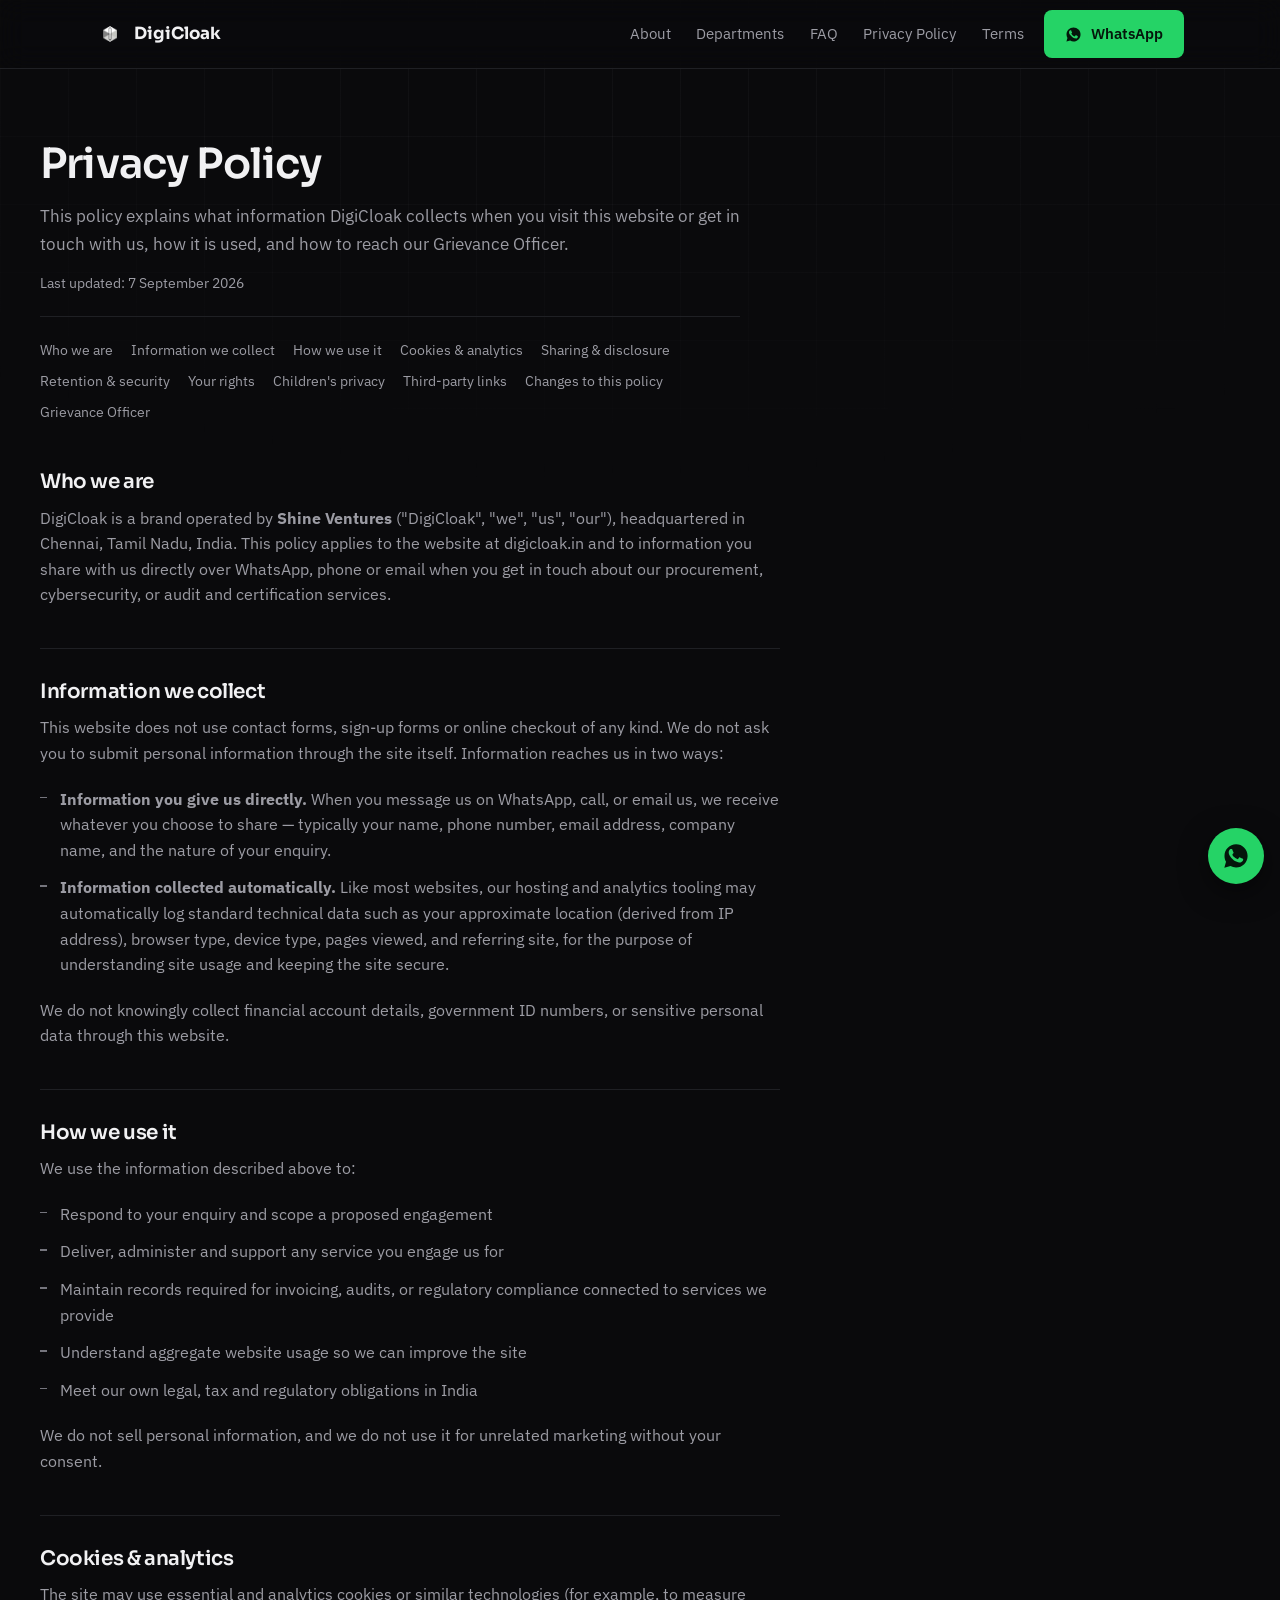
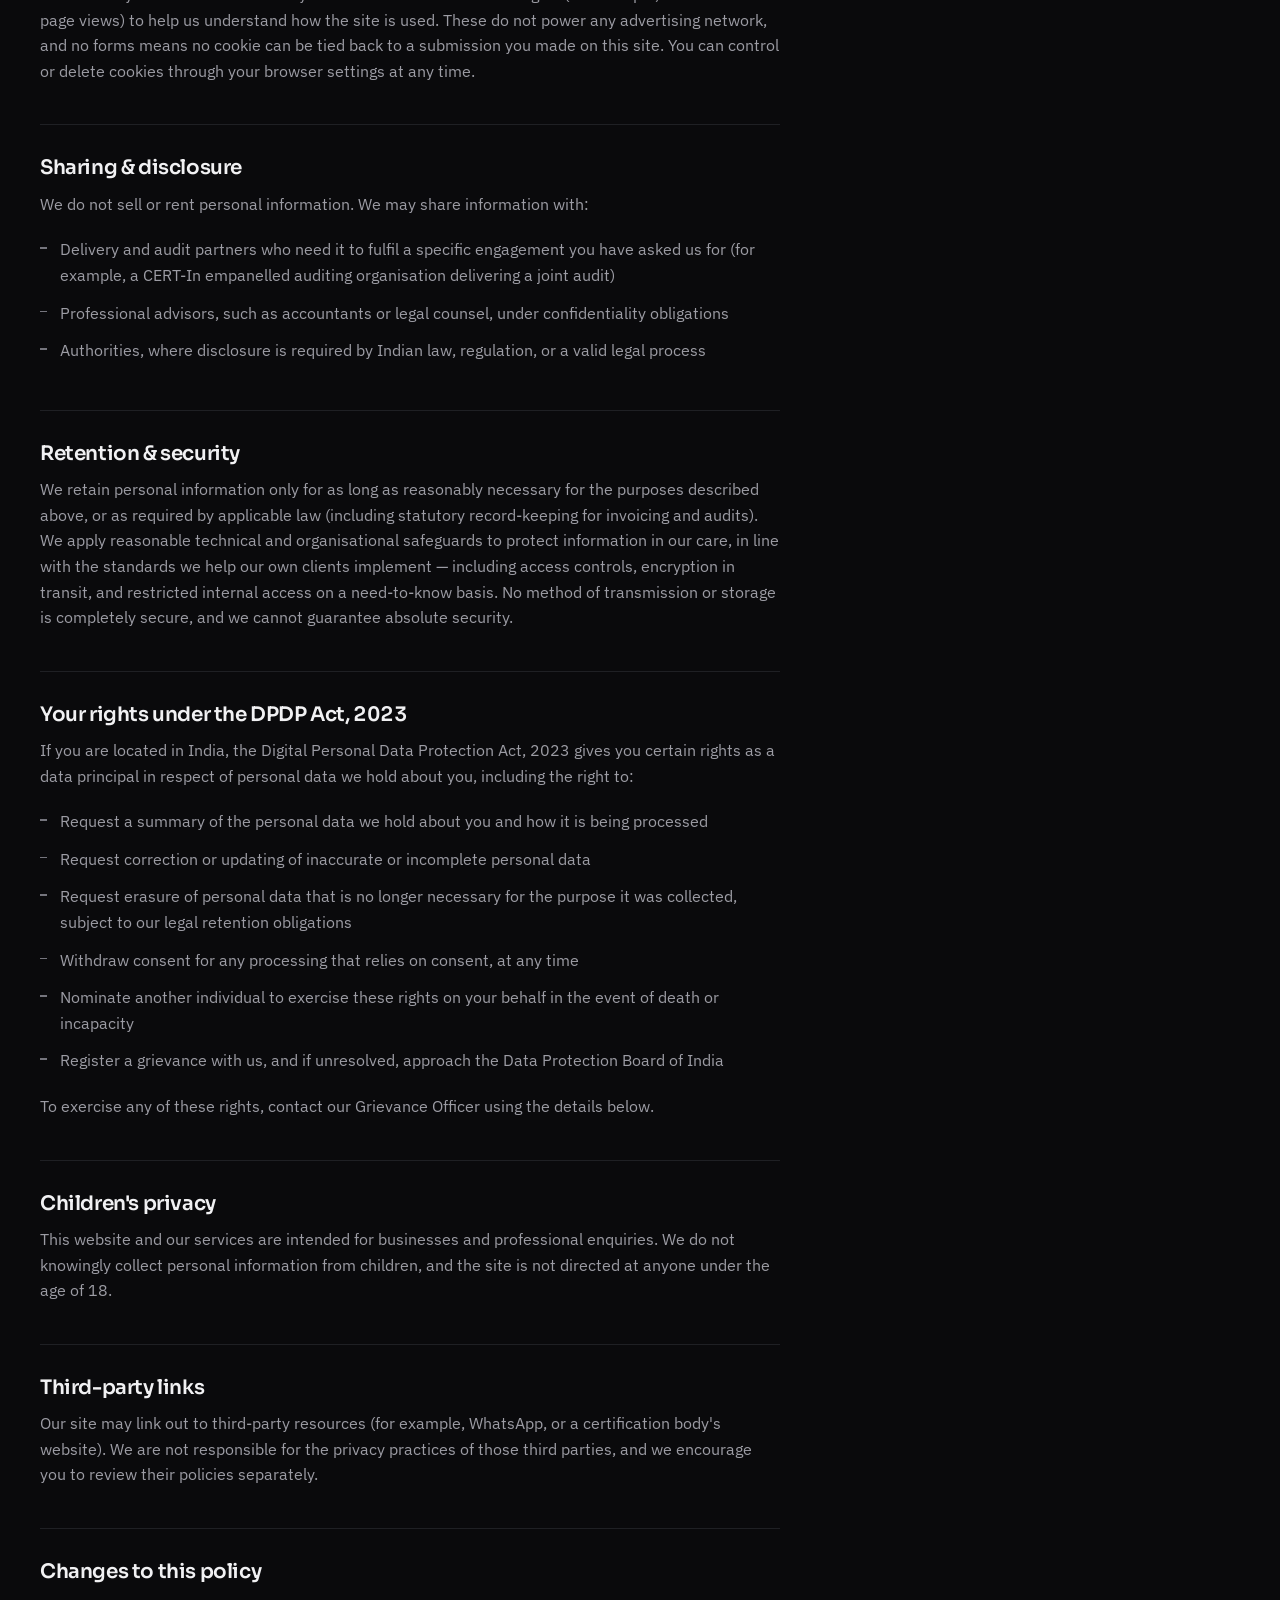
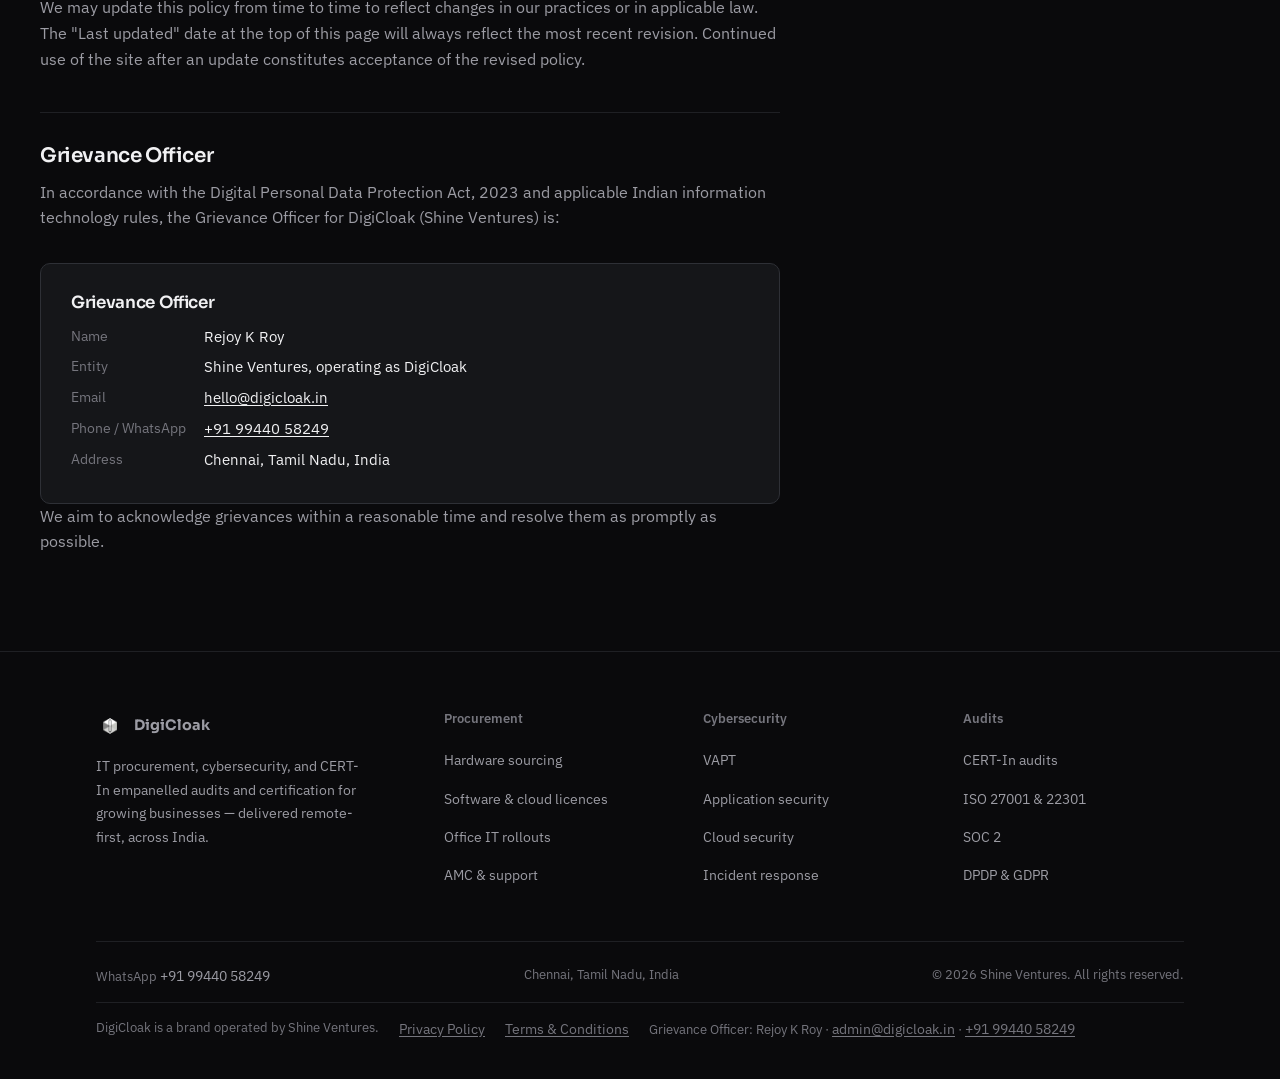
<file: privacy-policy.html>
<!DOCTYPE html>
<html lang="en-IN">
<head>
<meta charset="UTF-8">
<meta name="viewport" content="width=device-width, initial-scale=1, viewport-fit=cover">
<meta name="color-scheme" content="dark">
<meta name="theme-color" content="#0A0A0C">

<title>Privacy Policy | DigiCloak</title>
<meta name="description" content="How DigiCloak, a brand of Shine Ventures, collects, uses and protects information, and how to reach our Grievance Officer under the DPDP Act, 2023.">
<meta name="robots" content="index, follow">
<link rel="canonical" href="https://digicloak.in/privacy-policy.html">
<meta name="author" content="DigiCloak">

<meta property="og:type" content="website">
<meta property="og:url" content="https://digicloak.in/privacy-policy.html">
<meta property="og:site_name" content="DigiCloak">
<meta property="og:title" content="Privacy Policy | DigiCloak">
<meta property="og:description" content="How DigiCloak, a brand of Shine Ventures, collects, uses and protects information.">
<meta property="og:image" content="https://digicloak.in/og-image.png">
<meta property="og:locale" content="en_IN">

<link rel="icon" href="favicon.ico" sizes="32x32">
<link rel="icon" type="image/png" sizes="32x32" href="favicon-32.png">
<link rel="icon" type="image/png" sizes="16x16" href="favicon-16.png">
<link rel="apple-touch-icon" href="apple-touch-icon.png">
<link rel="manifest" href="site.webmanifest">

<link rel="preconnect" href="https://fonts.googleapis.com">
<link rel="preconnect" href="https://fonts.gstatic.com" crossorigin>
<link rel="stylesheet" href="https://fonts.googleapis.com/css2?family=Sora:wght@500;600;700&family=IBM+Plex+Sans:wght@400;500;600&family=IBM+Plex+Mono:wght@500&display=swap">
<style>
/* ==========================================================================
   DigiCloak — shared stylesheet
   A brand of Shine Ventures
   ========================================================================== */
:root{
  --void:#0A0A0C;
  --deep:#0E0E11;
  --panel:#151619;
  --panel-2:#1D1E23;
  --line:#2E3036;
  --line-soft:#1F2024;
  --text:#F1F1F3;
  --mute:#9C9CA4;
  --mute-2:#75757D;
  --ink:#0A0A0C;
  --proc:#E9E9E7;
  --cyber:#C6C7C3;
  --assure:#9FA09E;
  --wa:#25D366;
  --wa-bright:#3BE07A;
  --signal:#25D366;
  --signal-soft:rgba(37,211,102,.14);
  --signal-glow:rgba(37,211,102,.28);
  --maxw:1200px;
  --gut:clamp(20px,5vw,56px);
  --band:clamp(64px,9vw,116px);
  --r:10px;
  --ease:cubic-bezier(.2,.7,.2,1);
}

*,*::before,*::after{box-sizing:border-box;}
html{-webkit-text-size-adjust:100%;scroll-behavior:smooth;scroll-padding-top:76px;}
body{
  margin:0;
  background:var(--void);
  color:var(--text);
  font-family:"IBM Plex Sans",system-ui,-apple-system,"Segoe UI",sans-serif;
  font-size:clamp(15px,0.42vw + 14px,17px);
  line-height:1.65;
  -webkit-font-smoothing:antialiased;
  overflow-x:hidden;
  font-variant-numeric:tabular-nums;
}
img,svg,video{display:block;max-width:100%;}
a{color:inherit;}
h1,h2,h3,h4{font-family:Sora,"IBM Plex Sans",sans-serif;font-weight:600;line-height:1.12;letter-spacing:-0.02em;margin:0;}
p{margin:0;}
ul{margin:0;padding:0;list-style:none;}

/* Blueprint field ------------------------------------------------ */
body::before{
  content:"";
  position:fixed;inset:0;z-index:0;pointer-events:none;
  background-image:
    linear-gradient(to right,rgba(200,200,210,.04) 1px,transparent 1px),
    linear-gradient(to bottom,rgba(200,200,210,.04) 1px,transparent 1px);
  background-size:68px 68px;
  mask-image:radial-gradient(ellipse 110% 70% at 50% 0%,#000 20%,transparent 78%);
  -webkit-mask-image:radial-gradient(ellipse 110% 70% at 50% 0%,#000 20%,transparent 78%);
}
.shell{position:relative;z-index:1;}
.wrap{width:100%;max-width:var(--maxw);margin-inline:auto;padding-inline:var(--gut);}

:focus-visible{outline:2px solid var(--signal);outline-offset:3px;border-radius:3px;}
.skip{
  position:absolute;left:-9999px;top:0;z-index:200;
  background:var(--signal);color:#04160B;padding:12px 18px;font-weight:600;border-radius:0 0 6px 0;
}
.skip:focus{left:0;}

/* Header ----------------------------------------------------------- */
.hd{position:sticky;top:0;z-index:100;background:rgba(10,10,12,.82);border-bottom:1px solid var(--line-soft);}
/* backdrop-filter lives on a pseudo-element rather than .hd itself, because a
   backdrop-filter/filter on .hd would make .hd the containing block for any
   fixed-position descendant (the mobile nav overlay), trapping it inside the
   header's own box instead of letting it fill the viewport. */
.hd::before{content:"";position:absolute;inset:0;z-index:-1;backdrop-filter:blur(14px) saturate(140%);-webkit-backdrop-filter:blur(14px) saturate(140%);}
.hd-in{max-width:var(--maxw);margin-inline:auto;padding:0 var(--gut);min-height:68px;display:flex;align-items:center;gap:20px;}
.mark{display:flex;align-items:center;gap:10px;text-decoration:none;font-family:Sora,sans-serif;font-weight:700;font-size:1.05rem;color:var(--text);white-space:nowrap;}
.mark img{width:28px;height:28px;flex:0 0 auto;}
.nav{display:flex;align-items:center;gap:clamp(14px,2vw,26px);margin-left:auto;}
.nav a{position:relative;font-size:.92rem;color:var(--mute);text-decoration:none;transition:color .2s var(--ease);padding:4px 0;}
.nav a::after{
  content:"";position:absolute;left:0;right:100%;bottom:-2px;height:1.5px;
  background:var(--signal);transition:right .28s var(--ease);
}
.nav a:hover{color:var(--text);}
.nav a:hover::after{right:0;}
.nav .btn{display:none;}

.burger{
  display:none;margin-left:auto;position:relative;z-index:3;
  width:44px;height:44px;align-items:center;justify-content:center;
  background:transparent;border:1px solid var(--line);border-radius:8px;color:var(--text);cursor:pointer;padding:0;
}
.burger span{display:block;width:17px;height:1.5px;background:currentColor;position:relative;transition:background .2s;}
.burger span::before,.burger span::after{content:"";position:absolute;left:0;width:17px;height:1.5px;background:currentColor;transition:transform .25s;}
.burger span::before{top:-5.5px;}
.burger span::after{top:5.5px;}
.burger[aria-expanded="true"] span{background:transparent;}
.burger[aria-expanded="true"] span::before{transform:translateY(5.5px) rotate(45deg);}
.burger[aria-expanded="true"] span::after{transform:translateY(-5.5px) rotate(-45deg);}

/* Buttons -------------------------------------------------------- */
.btn{
  display:inline-flex;align-items:center;justify-content:center;gap:9px;
  min-height:44px;padding:11px 20px;
  border-radius:8px;border:1px solid transparent;
  font-family:"IBM Plex Sans",sans-serif;font-size:.94rem;font-weight:600;
  text-decoration:none;cursor:pointer;white-space:nowrap;
  transition:background .2s var(--ease),border-color .2s var(--ease),color .2s var(--ease),transform .16s var(--ease),box-shadow .2s var(--ease);
}
.btn:active{transform:translateY(1px);}
.btn svg{width:17px;height:17px;flex:0 0 auto;}
.btn-wa{background:var(--wa);color:#04160B;box-shadow:0 0 0 0 rgba(37,211,102,0);}
.btn-wa:hover{background:var(--wa-bright);transform:translateY(-1px);box-shadow:0 10px 24px -8px var(--signal-glow);}
.btn-line{background:transparent;color:var(--text);border-color:var(--line);}
.btn-line:hover{border-color:var(--signal);color:var(--signal);background:var(--signal-soft);transform:translateY(-1px);}
.btn-lg{min-height:52px;padding:14px 26px;font-size:1rem;}

/* Hero ----------------------------------------------------------- */
.hero{padding:clamp(48px,7vw,86px) 0 clamp(56px,8vw,96px);}
.hero-grid{display:grid;grid-template-columns:minmax(0,1.02fr) minmax(0,.98fr);gap:clamp(32px,5vw,64px);align-items:center;}
.hero h1{font-size:clamp(2.15rem,5.6vw,3.9rem);font-weight:700;max-width:14ch;}
.hero .lede{margin-top:22px;max-width:52ch;color:var(--mute);font-size:clamp(1rem,.5vw + .9rem,1.1rem);}
.hero-cta{display:flex;gap:12px;flex-wrap:wrap;margin-top:32px;}
.hero-meta{margin-top:30px;padding-top:22px;border-top:1px solid var(--line-soft);display:flex;flex-wrap:wrap;gap:10px 26px;color:var(--mute-2);font-size:.86rem;}
.hero-meta b{color:var(--text);font-weight:600;}

.lattice{width:100%;height:auto;}
.lattice .node{opacity:.5;}
.strand{fill:none;stroke-width:1.6;stroke-linecap:round;}
.s-proc{stroke:var(--proc);}
.s-cyber{stroke:var(--cyber);}
.s-assure{stroke:var(--assure);}
.glow{filter:blur(16px);opacity:.28;}

@media (prefers-reduced-motion:no-preference){
  .draw{stroke-dasharray:1200;stroke-dashoffset:1200;animation:draw 2.1s cubic-bezier(.6,.05,.2,1) forwards;}
  .d2{animation-delay:.22s;}
  .d3{animation-delay:.44s;}
  .pulse{animation:pulse 3.6s ease-in-out infinite;}
  .p2{animation-delay:1.2s;}
  .p3{animation-delay:2.4s;}
}
@keyframes draw{to{stroke-dashoffset:0;}}
@keyframes pulse{0%,100%{opacity:.28;r:2.5;}50%{opacity:1;r:3.6;}}

/* Section furniture ---------------------------------------------- */
.band{padding:var(--band) 0;}
.band-line{border-top:1px solid var(--line-soft);}
.band-panel{background:var(--deep);border-block:1px solid var(--line-soft);}
.lead{display:grid;grid-template-columns:minmax(0,1fr) minmax(0,1fr);gap:clamp(24px,4vw,56px);align-items:end;margin-bottom:clamp(36px,4.5vw,56px);}
.lead h2{font-size:clamp(1.62rem,3vw,2.4rem);max-width:19ch;}
.lead p{color:var(--mute);max-width:46ch;}

/* Story / About ---------------------------------------------------- */
.story-grid{display:grid;grid-template-columns:minmax(0,1fr) minmax(0,.72fr);gap:clamp(28px,4.5vw,64px);align-items:start;}
.story-copy p{color:var(--mute);font-size:1rem;max-width:56ch;}
.story-copy p + p{margin-top:16px;}
.story-copy p b{color:var(--text);font-weight:600;}
.pillars{display:flex;flex-direction:column;gap:1px;background:var(--line);border:1px solid var(--line);border-radius:var(--r);overflow:hidden;}
.pillar{
  background:var(--panel);padding:18px 22px;display:flex;gap:14px;align-items:flex-start;position:relative;
  transition:background .22s var(--ease);
}
.pillar:hover{background:var(--panel-2);}
.pillar .dot{flex:0 0 auto;width:8px;height:8px;border-radius:50%;background:var(--proc);margin-top:7px;box-shadow:0 0 0 0 var(--signal-glow);transition:background .22s var(--ease),box-shadow .22s var(--ease);}
.pillar:hover .dot{background:var(--signal);box-shadow:0 0 10px var(--signal-glow);}
.pillar h3{font-size:.98rem;margin-bottom:4px;}
.pillar p{color:var(--mute);font-size:.87rem;}

/* Departments — three equal panels -------------------------------- */
.depts{display:grid;grid-template-columns:repeat(3,minmax(0,1fr));gap:1px;background:var(--line);border:1px solid var(--line);border-radius:var(--r);overflow:hidden;}
.dept{
  background:var(--panel);padding:clamp(26px,3vw,36px);display:flex;flex-direction:column;gap:14px;
  position:relative;text-decoration:none;z-index:0;
  transition:background .24s var(--ease),transform .24s var(--ease),box-shadow .24s var(--ease);
}
.dept::before{content:"";position:absolute;inset:0 0 auto 0;height:3px;background:var(--hue);transition:background .24s var(--ease),box-shadow .24s var(--ease);}
.dept:hover{background:var(--panel-2);transform:translateY(-5px);box-shadow:0 20px 40px -20px rgba(0,0,0,.6),0 0 0 1px var(--line);z-index:1;}
.dept:hover::before{background:var(--signal);box-shadow:0 0 14px var(--signal-glow);}
.dept:hover .dept-code{color:var(--signal);}
.dept-code{font-family:"IBM Plex Mono",monospace;font-size:.74rem;color:var(--hue);letter-spacing:.06em;transition:color .24s var(--ease);}
.dept h3{font-size:1.22rem;}
.dept p{color:var(--mute);font-size:.95rem;}
.dept-tags{display:flex;flex-wrap:wrap;gap:7px;margin-top:auto;padding-top:8px;}
.tag{font-size:.76rem;color:var(--mute);border:1px solid var(--line);border-radius:999px;padding:4px 10px;transition:border-color .22s var(--ease),color .22s var(--ease),background .22s var(--ease);}
.dept:hover .tag{border-color:#33443A;color:var(--text);}
.d-proc{--hue:var(--proc);}
.d-cyber{--hue:var(--cyber);}
.d-assure{--hue:var(--assure);}

/* Detail bands ---------------------------------------------------- */
.detail{display:grid;grid-template-columns:minmax(0,.82fr) minmax(0,1.18fr);gap:clamp(28px,4.5vw,64px);padding:clamp(38px,5vw,60px) 0;border-top:1px solid var(--line-soft);}
.detail:first-of-type{border-top:none;}
.detail-head h3{font-size:clamp(1.4rem,2.4vw,1.85rem);margin-bottom:14px;}
.detail-head p{color:var(--mute);font-size:.97rem;max-width:40ch;}
.rule{width:52px;height:3px;border-radius:2px;background:var(--hue);margin-bottom:18px;}
.caps{columns:2;column-gap:clamp(24px,3vw,44px);}
.caps li{
  break-inside:avoid;display:flex;align-items:flex-start;gap:12px;
  padding:12px 0;border-top:1px solid var(--line-soft);color:var(--mute);font-size:.94rem;
  transition:padding-left .2s var(--ease);
}
.caps li:hover{padding-left:6px;}
.cap-icon{
  flex:0 0 auto;width:19px;height:19px;margin-top:1px;
  color:var(--hue);transition:color .22s var(--ease),transform .22s var(--ease);
}
.caps li:hover .cap-icon{color:var(--signal);transform:scale(1.08);}
.caps li b{color:var(--text);font-weight:600;}

/* Rolling marquee — certifications & brand strips ------------------ */
.marquee-block{margin-top:clamp(28px,3.5vw,40px);}
.detail .marquee-block{grid-column:1 / -1;}
.marquee-label{color:var(--mute-2);font-size:.8rem;text-transform:none;margin-bottom:14px;}
.marquee-wrap{
  position:relative;overflow:hidden;
  mask-image:linear-gradient(to right,transparent,#000 8%,#000 92%,transparent);
  -webkit-mask-image:linear-gradient(to right,transparent,#000 8%,#000 92%,transparent);
}
.marquee-track{
  display:flex;width:max-content;gap:14px;
  animation:marquee-scroll 34s linear infinite;
}
.marquee-set{display:flex;gap:14px;}
.marquee-wrap:hover .marquee-track,
.marquee-wrap:focus-within .marquee-track{animation-play-state:paused;}
.marquee-track.track-slow{animation-duration:44s;}
@keyframes marquee-scroll{from{transform:translateX(0);}to{transform:translateX(-50%);}}

.cert-chip{
  flex:0 0 auto;display:flex;align-items:center;gap:12px;
  border:1px solid var(--line);border-radius:999px;background:var(--panel);
  padding:10px 20px 10px 14px;white-space:nowrap;
  transition:border-color .22s var(--ease),background .22s var(--ease),transform .22s var(--ease);
}
.cert-chip:hover{border-color:var(--signal);background:var(--panel-2);transform:translateY(-2px);}
.cert-chip svg{flex:0 0 auto;width:26px;height:26px;color:var(--mute);transition:color .22s var(--ease);}
.cert-chip:hover svg{color:var(--signal);}
.cert-chip .cert-name{font-family:Sora,sans-serif;font-weight:600;font-size:.88rem;color:var(--text);line-height:1.2;}
.cert-chip .cert-sub{display:block;font-family:"IBM Plex Sans",sans-serif;font-weight:400;font-size:.74rem;color:var(--mute-2);margin-top:1px;}

.brand-chip{
  flex:0 0 auto;display:flex;align-items:center;
  border:1px solid var(--line);border-radius:10px;background:var(--panel);
  padding:14px 24px;min-width:120px;justify-content:center;
  transition:border-color .22s var(--ease),background .22s var(--ease),transform .22s var(--ease);
}
.brand-chip:hover{border-color:var(--signal);background:var(--panel-2);transform:translateY(-2px);}
.brand-chip .brand-word{
  font-family:Sora,sans-serif;font-weight:700;font-size:1rem;letter-spacing:.01em;
  color:var(--mute);white-space:nowrap;transition:color .22s var(--ease);
}
.brand-chip:hover .brand-word{color:var(--text);}

@media (prefers-reduced-motion:reduce){
  .marquee-track{animation:none;flex-wrap:wrap;width:100%;}
  .marquee-set{flex-wrap:wrap;}
  .marquee-set[aria-hidden="true"]{display:none;}
  .marquee-wrap{overflow-x:auto;mask-image:none;-webkit-mask-image:none;}
}
@media (max-width:640px){
  .cert-chip{padding:9px 16px 9px 12px;}
  .cert-chip svg{width:22px;height:22px;}
  .brand-chip{padding:12px 18px;min-width:100px;}
}

/* Metrics --------------------------------------------------------- */
.metrics{display:grid;grid-template-columns:repeat(4,minmax(0,1fr));gap:1px;background:var(--line);border:1px solid var(--line);border-radius:var(--r);overflow:hidden;}
.metric{background:var(--panel);padding:clamp(22px,2.6vw,32px);transition:background .22s var(--ease);}
.metric:hover{background:var(--panel-2);}
.metric .fig{font-family:Sora,sans-serif;font-size:clamp(1.5rem,3vw,2.3rem);font-weight:700;letter-spacing:-0.03em;transition:color .22s var(--ease);}
.metric:hover .fig{color:var(--signal);}
.metric p{color:var(--mute);font-size:.88rem;margin-top:6px;}

/* Notes ----------------------------------------------------------- */
.notes{display:grid;grid-template-columns:repeat(3,minmax(0,1fr));gap:clamp(20px,2.6vw,32px);}
.note{border-left:2px solid var(--line);padding-left:22px;transition:border-color .22s var(--ease);}
.note:hover{border-left-color:var(--signal);}
.note h3{font-size:1.06rem;margin-bottom:10px;}
.note p{color:var(--mute);font-size:.93rem;}
.note-loc{display:block;color:var(--mute-2);font-size:.79rem;margin-bottom:12px;}

/* Process — genuine sequence -------------------------------------- */
.flow{display:grid;grid-template-columns:repeat(4,minmax(0,1fr));gap:clamp(20px,2.6vw,30px);counter-reset:step;}
.stage{padding-top:20px;border-top:1px solid var(--line);position:relative;transition:border-color .22s var(--ease);}
.stage:hover{border-top-color:var(--signal);}
.stage::before{
  counter-increment:step;content:counter(step,decimal-leading-zero);
  font-family:"IBM Plex Mono",monospace;font-size:.76rem;color:var(--mute-2);
  position:absolute;top:-9px;left:0;background:var(--void);padding-right:10px;
  transition:color .22s var(--ease);
}
.stage:hover::before{color:var(--signal);}
.band-panel .stage::before{background:var(--deep);}
.stage h3{font-size:1.08rem;margin:14px 0 9px;}
.stage p{color:var(--mute);font-size:.92rem;}

/* Coverage -------------------------------------------------------- */
.geo{display:grid;grid-template-columns:repeat(2,minmax(0,1fr));gap:1px;background:var(--line);border:1px solid var(--line);border-radius:var(--r);overflow:hidden;}
.geo-cell{background:var(--panel);padding:clamp(26px,3vw,38px);transition:background .22s var(--ease);}
.geo-cell:hover{background:var(--panel-2);}
.geo-cell h3{font-size:1.18rem;margin-bottom:12px;}
.geo-cell p{color:var(--mute);font-size:.94rem;margin-bottom:16px;}
.geo-cell li{color:var(--mute);font-size:.9rem;padding:9px 0;border-top:1px solid var(--line-soft);transition:color .2s var(--ease);}
.geo-cell li:hover{color:var(--text);}

/* FAQ ------------------------------------------------------------- */
.faq{max-width:820px;}
.faq details{border-top:1px solid var(--line-soft);}
.faq details:last-child{border-bottom:1px solid var(--line-soft);}
.faq summary{
  cursor:pointer;list-style:none;padding:20px 44px 20px 0;position:relative;
  font-family:Sora,sans-serif;font-weight:500;font-size:clamp(1rem,1.3vw,1.09rem);line-height:1.4;
  min-height:44px;display:flex;align-items:center;color:var(--text);
  transition:color .2s var(--ease);
}
.faq summary:hover{color:var(--signal);}
.faq summary::-webkit-details-marker{display:none;}
.faq summary::after{
  content:"";position:absolute;right:6px;top:50%;width:12px;height:12px;
  border-right:1.6px solid var(--mute);border-bottom:1.6px solid var(--mute);
  transform:translateY(-70%) rotate(45deg);transition:transform .22s var(--ease),border-color .2s var(--ease);
}
.faq summary:hover::after{border-color:var(--signal);}
.faq details[open] summary::after{transform:translateY(-20%) rotate(-135deg);}
.faq details[open] summary{color:var(--signal);}
.faq .ans{padding:0 0 22px;color:var(--mute);font-size:.95rem;max-width:70ch;}

/* Contact --------------------------------------------------------- */
.cta-box{
  border:1px solid var(--line);border-radius:14px;
  background:
    radial-gradient(120% 150% at 15% 0%,var(--signal-soft),transparent 55%),
    radial-gradient(120% 150% at 85% 100%,rgba(230,230,235,.05),transparent 55%),
    var(--panel);
  padding:clamp(32px,5vw,60px);
  display:grid;grid-template-columns:minmax(0,1.15fr) minmax(0,.85fr);gap:clamp(28px,4vw,52px);align-items:center;
}
.cta-box h2{font-size:clamp(1.5rem,2.7vw,2.1rem);max-width:17ch;}
.cta-box p{color:var(--mute);margin-top:14px;max-width:44ch;}
.cta-actions{display:flex;flex-direction:column;gap:12px;}
.cta-actions .btn{width:100%;}
.cta-note{color:var(--mute-2);font-size:.83rem;margin-top:4px;}

/* Footer ---------------------------------------------------------- */
.ft{border-top:1px solid var(--line-soft);padding:clamp(40px,5vw,60px) 0 calc(clamp(28px,3vw,40px) + env(safe-area-inset-bottom));}
.ft-grid{display:grid;grid-template-columns:minmax(0,1.4fr) repeat(3,minmax(0,1fr));gap:clamp(24px,3vw,40px);}
.ft h4{font-size:.82rem;color:var(--mute-2);font-weight:600;margin-bottom:14px;font-family:"IBM Plex Sans",sans-serif;letter-spacing:0;}
.ft li{padding:5px 0;}
.ft a{color:var(--mute);text-decoration:none;font-size:.9rem;transition:color .2s var(--ease);}
.ft a:hover{color:var(--signal);}
.ft-blurb{color:var(--mute);font-size:.9rem;max-width:34ch;margin-top:14px;}
.ft-base{margin-top:clamp(32px,4vw,48px);padding-top:22px;border-top:1px solid var(--line-soft);display:flex;flex-wrap:wrap;gap:10px 24px;justify-content:space-between;color:var(--mute-2);font-size:.83rem;}
.ft-legal{margin-top:14px;padding-top:14px;border-top:1px solid var(--line-soft);display:flex;flex-wrap:wrap;gap:8px 20px;color:var(--mute-2);font-size:.8rem;}
.ft-legal a{color:var(--mute-2);text-decoration:underline;text-underline-offset:2px;transition:color .2s var(--ease);}
.ft-legal a:hover{color:var(--signal);}

/* Floating WhatsApp ----------------------------------------------- */
.wa-float{
  position:fixed;z-index:80;
  right:max(16px,env(safe-area-inset-right));
  bottom:calc(16px + env(safe-area-inset-bottom));
  width:56px;height:56px;border-radius:50%;
  background:var(--wa);color:#04160B;
  display:flex;align-items:center;justify-content:center;
  box-shadow:0 8px 28px rgba(0,0,0,.5);
  text-decoration:none;transition:transform .2s var(--ease),box-shadow .2s var(--ease);
}
.wa-float::before{
  content:"";position:absolute;inset:-6px;border-radius:50%;
  border:1.5px solid var(--signal);opacity:0;
}
.wa-float:hover{transform:scale(1.08);box-shadow:0 10px 30px -4px var(--signal-glow);}
.wa-float[data-hide="true"]{opacity:0;visibility:hidden;transform:scale(.8);pointer-events:none;}
.wa-float{opacity:1;visibility:visible;transition:transform .2s var(--ease),opacity .25s,visibility .25s;}
.wa-float svg{width:28px;height:28px;}
@media (prefers-reduced-motion:no-preference){
  .wa-float::before{animation:wa-ring 2.6s ease-out infinite;}
}
@keyframes wa-ring{
  0%{opacity:.55;transform:scale(1);}
  100%{opacity:0;transform:scale(1.35);}
}

/* Legal pages ------------------------------------------------------ */
.legal{padding:clamp(40px,6vw,72px) 0 clamp(56px,8vw,96px);}
.legal-head{max-width:70ch;margin-bottom:clamp(32px,4vw,48px);}
.legal-head h1{font-size:clamp(1.9rem,4vw,2.6rem);}
.legal-head p{color:var(--mute);margin-top:14px;}
.legal-updated{color:var(--mute-2);font-size:.85rem;margin-top:10px;}
.legal-body{max-width:74ch;}
.legal-body h2{font-size:1.25rem;margin:clamp(30px,3.5vw,40px) 0 12px;padding-top:clamp(24px,3vw,32px);border-top:1px solid var(--line-soft);}
.legal-body h2:first-child{border-top:none;padding-top:0;margin-top:0;}
.legal-body p{color:var(--mute);font-size:.97rem;margin-bottom:14px;}
.legal-body p:last-child{margin-bottom:0;}
.legal-body ul{margin:0 0 14px;padding:0;}
.legal-body li{color:var(--mute);font-size:.97rem;padding:6px 0 6px 20px;position:relative;}
.legal-body li::before{content:"";position:absolute;left:0;top:16px;width:7px;height:1.5px;background:var(--mute-2);}
.legal-body a{color:var(--text);text-decoration:underline;text-underline-offset:2px;transition:color .2s var(--ease);}
.legal-body a:hover{color:var(--signal);}
.legal-toc{display:flex;flex-wrap:wrap;gap:8px 18px;margin-top:22px;padding-top:22px;border-top:1px solid var(--line-soft);}
.legal-toc a{font-size:.86rem;color:var(--mute);text-decoration:none;transition:color .2s var(--ease);}
.legal-toc a:hover{color:var(--signal);}
.grievance-box{
  margin-top:clamp(24px,3vw,32px);border:1px solid var(--line);border-radius:var(--r);
  background:var(--panel);padding:clamp(22px,3vw,30px);
}
.grievance-box h3{font-size:1.05rem;margin-bottom:12px;}
.grievance-box dl{display:grid;grid-template-columns:max-content 1fr;gap:6px 18px;margin:0;}
.grievance-box dt{color:var(--mute-2);font-size:.86rem;}
.grievance-box dd{margin:0;color:var(--text);font-size:.94rem;}

/* Responsive ------------------------------------------------------ */
@media (max-width:1080px){
  .metrics{grid-template-columns:repeat(2,minmax(0,1fr));}
  .flow{grid-template-columns:repeat(2,minmax(0,1fr));}
  .ft-grid{grid-template-columns:minmax(0,1fr) minmax(0,1fr);}
}
@media (max-width:900px){
  .hero-grid{grid-template-columns:minmax(0,1fr);gap:40px;}
  .hero h1{max-width:16ch;}
  .lattice-wrap{order:-1;max-width:520px;margin-inline:auto;width:100%;}
  .lead{grid-template-columns:minmax(0,1fr);gap:16px;align-items:start;}
  .story-grid{grid-template-columns:minmax(0,1fr);}
  .depts{grid-template-columns:minmax(0,1fr);}
  .detail{grid-template-columns:minmax(0,1fr);gap:24px;}
  .notes{grid-template-columns:minmax(0,1fr);gap:26px;}
  .geo{grid-template-columns:minmax(0,1fr);}
  .cta-box{grid-template-columns:minmax(0,1fr);}
  .grievance-box dl{grid-template-columns:1fr;}
}
@media (max-width:860px){
  .nav{
    position:fixed;inset:0;z-index:1;
    margin:0;padding:calc(76px + env(safe-area-inset-top)) var(--gut) 48px;
    flex-direction:column;align-items:stretch;gap:0;
    background:var(--deep);
    opacity:0;visibility:hidden;transform:translateY(-8px);
    transition:opacity .24s ease,transform .24s ease,visibility .24s;
    overflow-y:auto;overscroll-behavior:contain;
  }
  .nav[data-open="true"]{opacity:1;visibility:visible;transform:none;}
  .nav a{font-family:Sora,sans-serif;font-size:1.22rem;color:var(--text);width:100%;padding:15px 0;border-bottom:1px solid var(--line-soft);}
  .nav .btn{display:inline-flex;margin-top:26px;width:100%;border-bottom:none;}
  .burger{display:flex;}
  .hd-cta{display:none;}
  body[data-lock="true"]{overflow:hidden;}
}
@media (max-width:860px){
  .mark{min-height:44px;}
  .ft li{padding:0;}
  .ft a{display:block;padding:11px 0;min-height:44px;}
  .ft-base a{display:inline;padding:0;min-height:0;}
}
@media (max-width:640px){
  html{scroll-padding-top:68px;}
  .caps{columns:1;}
  .metrics{grid-template-columns:minmax(0,1fr);}
  .flow{grid-template-columns:minmax(0,1fr);gap:26px;}
  .ft-grid{grid-template-columns:minmax(0,1fr);gap:28px;}
  .hero-cta .btn{width:100%;}
  .wa-float{width:52px;height:52px;}
  .wa-float svg{width:26px;height:26px;}
}
@media (prefers-reduced-motion:reduce){
  html{scroll-behavior:auto;}
  *,*::before,*::after{animation-duration:.001ms !important;animation-iteration-count:1 !important;transition-duration:.001ms !important;}
}
@media print{
  body::before,.wa-float,.hd{display:none;}
  body{background:#fff;color:#000;}
}

</style>
</head>
<body>
<a class="skip" href="#main">Skip to content</a>

<div class="shell">

<header class="hd">
  <div class="hd-in">
    <a class="mark" href="index.html" aria-label="DigiCloak home">
      <img src="logo.png" width="28" height="28" alt="" loading="eager">
      DigiCloak
    </a>

    <button class="burger" id="burger" type="button" aria-label="Open menu" aria-expanded="false" aria-controls="nav"><span></span></button>

    <nav class="nav" id="nav" aria-label="Main">
      <a href="index.html#about">About</a>
      <a href="index.html#departments">Departments</a>
      <a href="index.html#faq">FAQ</a>
      <a href="privacy-policy.html">Privacy Policy</a>
      <a href="terms-and-conditions.html">Terms</a>
      <a class="btn btn-wa" href="https://wa.me/919944058249?text=Hi%20DigiCloak%2C%20I%27d%20like%20to%20talk%20about%20procurement%2C%20cybersecurity%20or%20an%20audit." target="_blank" rel="noopener">WhatsApp us</a>
    </nav>

    <a class="btn btn-wa hd-cta" href="https://wa.me/919944058249?text=Hi%20DigiCloak%2C%20I%27d%20like%20to%20talk%20about%20procurement%2C%20cybersecurity%20or%20an%20audit." target="_blank" rel="noopener">
      <svg viewBox="0 0 24 24" fill="currentColor" aria-hidden="true"><path d="M12.04 2C6.58 2 2.13 6.45 2.13 11.91c0 1.75.46 3.45 1.32 4.95L2 22l5.25-1.38a9.9 9.9 0 0 0 4.79 1.22h.01c5.46 0 9.9-4.45 9.9-9.91 0-2.65-1.03-5.14-2.9-7.01A9.82 9.82 0 0 0 12.04 2Zm5.8 14.13c-.25.69-1.43 1.32-1.98 1.4-.53.08-1.19.11-1.92-.12-.44-.14-1.01-.33-1.74-.64-3.06-1.32-5.06-4.4-5.21-4.6-.15-.2-1.25-1.66-1.25-3.17s.79-2.25 1.07-2.56c.28-.31.61-.38.81-.38h.58c.19 0 .44-.07.69.53.25.61.86 2.11.94 2.27.08.15.13.33.02.53-.1.2-.15.33-.3.5-.15.18-.32.39-.46.53-.15.15-.31.32-.13.63.18.31.79 1.3 1.69 2.1 1.16 1.03 2.14 1.35 2.45 1.51.31.15.49.13.67-.08.18-.2.77-.9.98-1.21.2-.31.41-.26.69-.15.28.1 1.78.84 2.08.99.31.15.51.23.59.36.08.13.08.74-.17 1.43Z"/></svg>
      WhatsApp
    </a>
  </div>
</header>

<main id="main">
<section class="legal wrap">
  <div class="legal-head">
    <h1>Privacy Policy</h1>
    <p>This policy explains what information DigiCloak collects when you visit this website or get in touch with us, how it is used, and how to reach our Grievance Officer.</p>
    <p class="legal-updated">Last updated: 7 September 2026</p>
    <nav class="legal-toc" aria-label="Sections">
      <a href="#who-we-are">Who we are</a>
      <a href="#info-we-collect">Information we collect</a>
      <a href="#how-we-use">How we use it</a>
      <a href="#cookies">Cookies &amp; analytics</a>
      <a href="#sharing">Sharing &amp; disclosure</a>
      <a href="#retention">Retention &amp; security</a>
      <a href="#rights">Your rights</a>
      <a href="#children">Children's privacy</a>
      <a href="#links">Third-party links</a>
      <a href="#changes">Changes to this policy</a>
      <a href="#grievance">Grievance Officer</a>
    </nav>
  </div>

  <div class="legal-body">
    <h2 id="who-we-are">Who we are</h2>
    <p>DigiCloak is a brand operated by <b>Shine Ventures</b> ("DigiCloak", "we", "us", "our"), headquartered in Chennai, Tamil Nadu, India. This policy applies to the website at digicloak.in and to information you share with us directly over WhatsApp, phone or email when you get in touch about our procurement, cybersecurity, or audit and certification services.</p>

    <h2 id="info-we-collect">Information we collect</h2>
    <p>This website does not use contact forms, sign-up forms or online checkout of any kind. We do not ask you to submit personal information through the site itself. Information reaches us in two ways:</p>
    <ul>
      <li><b>Information you give us directly.</b> When you message us on WhatsApp, call, or email us, we receive whatever you choose to share — typically your name, phone number, email address, company name, and the nature of your enquiry.</li>
      <li><b>Information collected automatically.</b> Like most websites, our hosting and analytics tooling may automatically log standard technical data such as your approximate location (derived from IP address), browser type, device type, pages viewed, and referring site, for the purpose of understanding site usage and keeping the site secure.</li>
    </ul>
    <p>We do not knowingly collect financial account details, government ID numbers, or sensitive personal data through this website.</p>

    <h2 id="how-we-use">How we use it</h2>
    <p>We use the information described above to:</p>
    <ul>
      <li>Respond to your enquiry and scope a proposed engagement</li>
      <li>Deliver, administer and support any service you engage us for</li>
      <li>Maintain records required for invoicing, audits, or regulatory compliance connected to services we provide</li>
      <li>Understand aggregate website usage so we can improve the site</li>
      <li>Meet our own legal, tax and regulatory obligations in India</li>
    </ul>
    <p>We do not sell personal information, and we do not use it for unrelated marketing without your consent.</p>

    <h2 id="cookies">Cookies &amp; analytics</h2>
    <p>The site may use essential and analytics cookies or similar technologies (for example, to measure page views) to help us understand how the site is used. These do not power any advertising network, and no forms means no cookie can be tied back to a submission you made on this site. You can control or delete cookies through your browser settings at any time.</p>

    <h2 id="sharing">Sharing &amp; disclosure</h2>
    <p>We do not sell or rent personal information. We may share information with:</p>
    <ul>
      <li>Delivery and audit partners who need it to fulfil a specific engagement you have asked us for (for example, a CERT-In empanelled auditing organisation delivering a joint audit)</li>
      <li>Professional advisors, such as accountants or legal counsel, under confidentiality obligations</li>
      <li>Authorities, where disclosure is required by Indian law, regulation, or a valid legal process</li>
    </ul>

    <h2 id="retention">Retention &amp; security</h2>
    <p>We retain personal information only for as long as reasonably necessary for the purposes described above, or as required by applicable law (including statutory record-keeping for invoicing and audits). We apply reasonable technical and organisational safeguards to protect information in our care, in line with the standards we help our own clients implement — including access controls, encryption in transit, and restricted internal access on a need-to-know basis. No method of transmission or storage is completely secure, and we cannot guarantee absolute security.</p>

    <h2 id="rights">Your rights under the DPDP Act, 2023</h2>
    <p>If you are located in India, the Digital Personal Data Protection Act, 2023 gives you certain rights as a data principal in respect of personal data we hold about you, including the right to:</p>
    <ul>
      <li>Request a summary of the personal data we hold about you and how it is being processed</li>
      <li>Request correction or updating of inaccurate or incomplete personal data</li>
      <li>Request erasure of personal data that is no longer necessary for the purpose it was collected, subject to our legal retention obligations</li>
      <li>Withdraw consent for any processing that relies on consent, at any time</li>
      <li>Nominate another individual to exercise these rights on your behalf in the event of death or incapacity</li>
      <li>Register a grievance with us, and if unresolved, approach the Data Protection Board of India</li>
    </ul>
    <p>To exercise any of these rights, contact our Grievance Officer using the details below.</p>

    <h2 id="children">Children's privacy</h2>
    <p>This website and our services are intended for businesses and professional enquiries. We do not knowingly collect personal information from children, and the site is not directed at anyone under the age of 18.</p>

    <h2 id="links">Third-party links</h2>
    <p>Our site may link out to third-party resources (for example, WhatsApp, or a certification body's website). We are not responsible for the privacy practices of those third parties, and we encourage you to review their policies separately.</p>

    <h2 id="changes">Changes to this policy</h2>
    <p>We may update this policy from time to time to reflect changes in our practices or in applicable law. The "Last updated" date at the top of this page will always reflect the most recent revision. Continued use of the site after an update constitutes acceptance of the revised policy.</p>

    <h2 id="grievance">Grievance Officer</h2>
    <p>In accordance with the Digital Personal Data Protection Act, 2023 and applicable Indian information technology rules, the Grievance Officer for DigiCloak (Shine Ventures) is:</p>
    <div class="grievance-box">
      <h3>Grievance Officer</h3>
      <dl>
        <dt>Name</dt><dd>Rejoy K Roy</dd>
        <dt>Entity</dt><dd>Shine Ventures, operating as DigiCloak</dd>
        <dt>Email</dt><dd><a href="mailto:hello@digicloak.in">hello@digicloak.in</a></dd>
        <dt>Phone / WhatsApp</dt><dd><a href="tel:+919944058249">+91 99440 58249</a></dd>
        <dt>Address</dt><dd>Chennai, Tamil Nadu, India</dd>
      </dl>
    </div>
    <p>We aim to acknowledge grievances within a reasonable time and resolve them as promptly as possible.</p>
  </div>
</section>
</main>

<footer class="ft">
  <div class="wrap">
    <div class="ft-grid">
      <div>
        <a class="mark" href="index.html">
          <img src="logo.png" width="28" height="28" alt="" loading="lazy">
          DigiCloak
        </a>
        <p class="ft-blurb">IT procurement, cybersecurity, and CERT-In empanelled audits and certification for growing businesses — delivered remote-first, across India.</p>
      </div>
      <div>
        <h4>Procurement</h4>
        <ul>
          <li><a href="index.html#procurement">Hardware sourcing</a></li>
          <li><a href="index.html#procurement">Software &amp; cloud licences</a></li>
          <li><a href="index.html#procurement">Office IT rollouts</a></li>
          <li><a href="index.html#procurement">AMC &amp; support</a></li>
        </ul>
      </div>
      <div>
        <h4>Cybersecurity</h4>
        <ul>
          <li><a href="index.html#cybersecurity">VAPT</a></li>
          <li><a href="index.html#cybersecurity">Application security</a></li>
          <li><a href="index.html#cybersecurity">Cloud security</a></li>
          <li><a href="index.html#cybersecurity">Incident response</a></li>
        </ul>
      </div>
      <div>
        <h4>Audits</h4>
        <ul>
          <li><a href="index.html#audits">CERT-In audits</a></li>
          <li><a href="index.html#audits">ISO 27001 &amp; 22301</a></li>
          <li><a href="index.html#audits">SOC 2</a></li>
          <li><a href="index.html#audits">DPDP &amp; GDPR</a></li>
        </ul>
      </div>
    </div>
    <div class="ft-base">
      <span>WhatsApp <a href="https://wa.me/919944058249" target="_blank" rel="noopener">+91 99440 58249</a></span>
      <span>Chennai, Tamil Nadu, India</span>
      <span>&copy; 2026 Shine Ventures. All rights reserved.</span>
    </div>
    <div class="ft-legal">
      <span>DigiCloak is a brand operated by Shine Ventures.</span>
      <a href="privacy-policy.html">Privacy Policy</a>
      <a href="terms-and-conditions.html">Terms &amp; Conditions</a>
      <span>Grievance Officer: Rejoy K Roy · <a href="mailto:hello@digicloak.in">admin@digicloak.in</a> · <a href="tel:+919944058249">+91 99440 58249</a></span>
    </div>
  </div>
</footer>

</div>

<a class="wa-float" href="https://wa.me/919944058249?text=Hi%20DigiCloak%2C%20I%27d%20like%20to%20talk%20about%20procurement%2C%20cybersecurity%20or%20an%20audit." target="_blank" rel="noopener" aria-label="Chat with DigiCloak on WhatsApp">
  <svg viewBox="0 0 24 24" fill="currentColor" aria-hidden="true"><path d="M12.04 2C6.58 2 2.13 6.45 2.13 11.91c0 1.75.46 3.45 1.32 4.95L2 22l5.25-1.38a9.9 9.9 0 0 0 4.79 1.22h.01c5.46 0 9.9-4.45 9.9-9.91 0-2.65-1.03-5.14-2.9-7.01A9.82 9.82 0 0 0 12.04 2Zm5.8 14.13c-.25.69-1.43 1.32-1.98 1.4-.53.08-1.19.11-1.92-.12-.44-.14-1.01-.33-1.74-.64-3.06-1.32-5.06-4.4-5.21-4.6-.15-.2-1.25-1.66-1.25-3.17s.79-2.25 1.07-2.56c.28-.31.61-.38.81-.38h.58c.19 0 .44-.07.69.53.25.61.86 2.11.94 2.27.08.15.13.33.02.53-.1.2-.15.33-.3.5-.15.18-.32.39-.46.53-.15.15-.31.32-.13.63.18.31.79 1.3 1.69 2.1 1.16 1.03 2.14 1.35 2.45 1.51.31.15.49.13.67-.08.18-.2.77-.9.98-1.21.2-.31.41-.26.69-.15.28.1 1.78.84 2.08.99.31.15.51.23.59.36.08.13.08.74-.17 1.43Z"/></svg>
</a>

<script>
(function(){
  var b=document.getElementById('burger'),n=document.getElementById('nav');
  if(b&&n){
    function set(open){
      b.setAttribute('aria-expanded',open?'true':'false');
      b.setAttribute('aria-label',open?'Close menu':'Open menu');
      n.setAttribute('data-open',open?'true':'false');
      document.body.setAttribute('data-lock',open?'true':'false');
    }
    b.addEventListener('click',function(){set(b.getAttribute('aria-expanded')!=='true');});
    n.addEventListener('click',function(e){if(e.target.closest('a'))set(false);});
    document.addEventListener('keydown',function(e){if(e.key==='Escape')set(false);});
    window.addEventListener('resize',function(){if(window.innerWidth>860)set(false);});
  }

  var f=document.querySelector('.wa-float'),hero=document.querySelector('.hero');
  if(f&&hero&&'IntersectionObserver' in window){
    f.setAttribute('data-hide','true');
    new IntersectionObserver(function(en){
      f.setAttribute('data-hide',en[0].isIntersecting?'true':'false');
    },{threshold:0.18}).observe(hero);
  }
})();

</script>
</body>
</html>
</file>
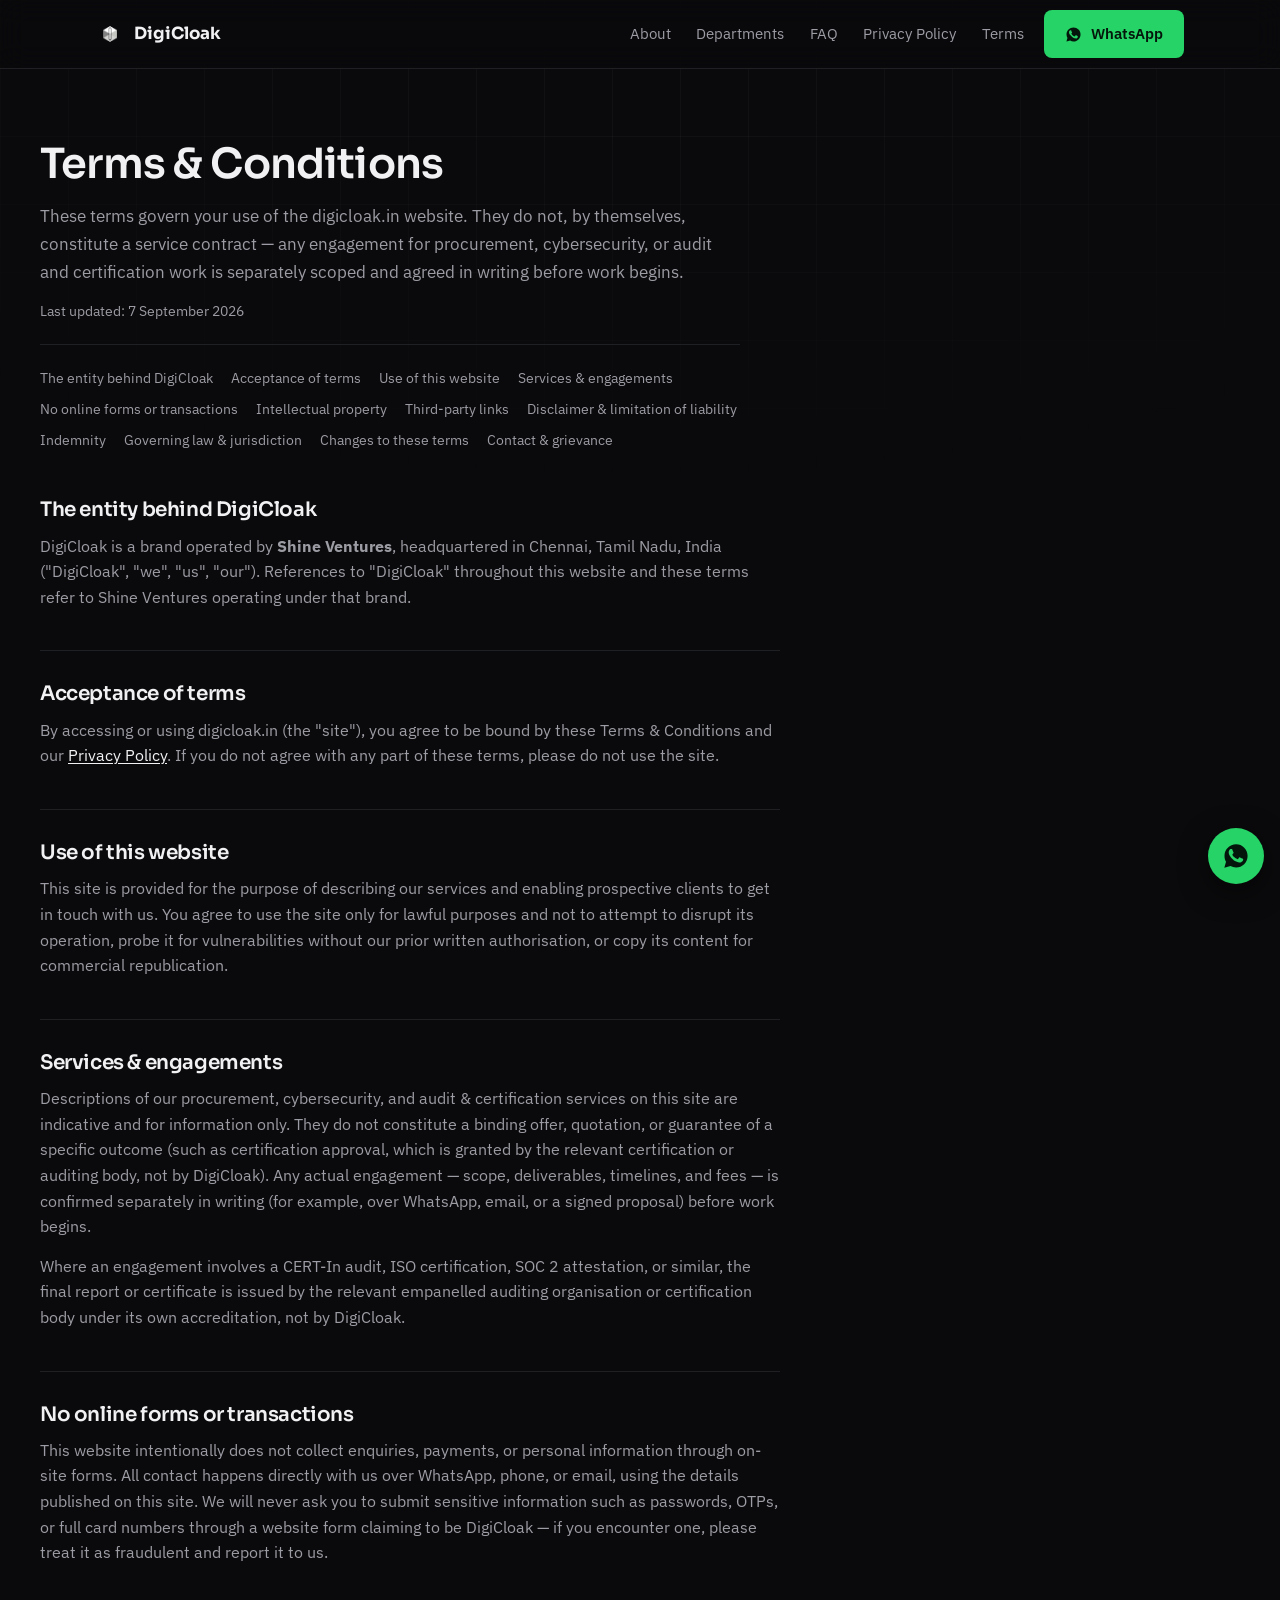
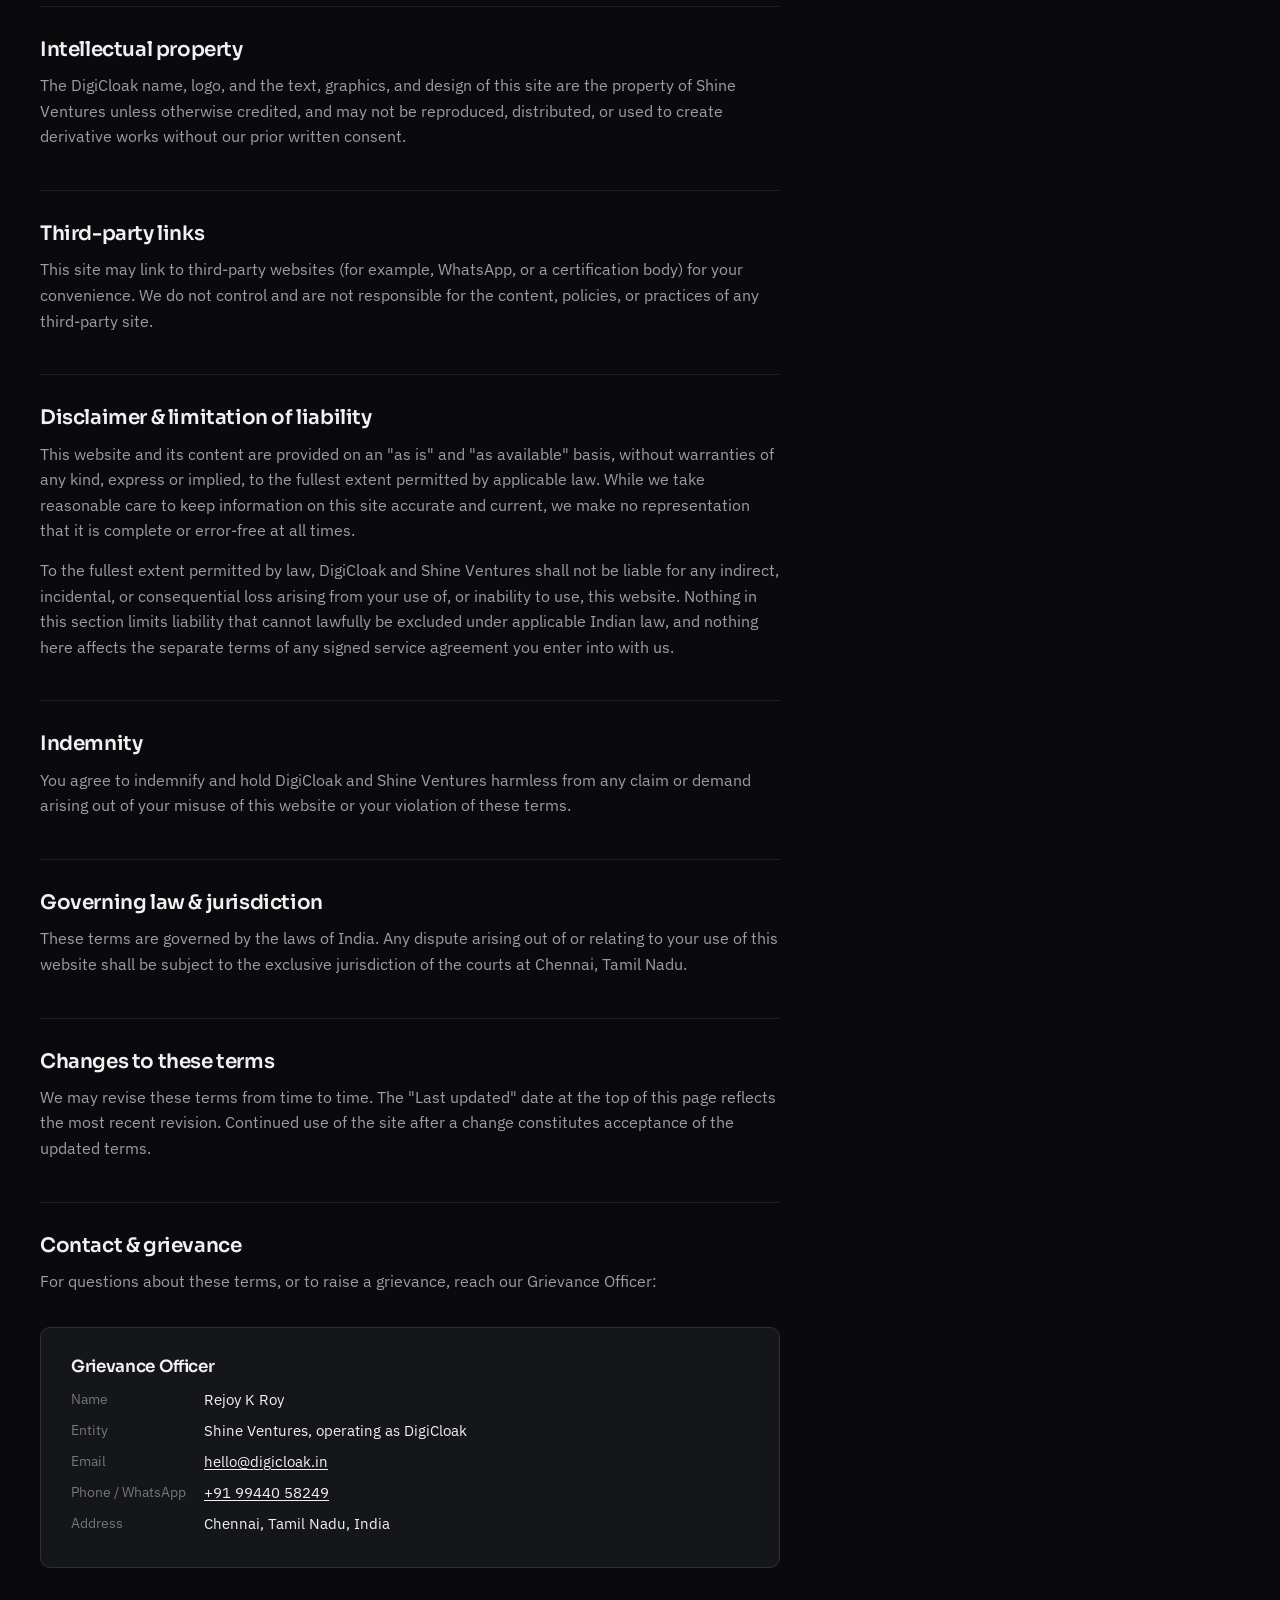
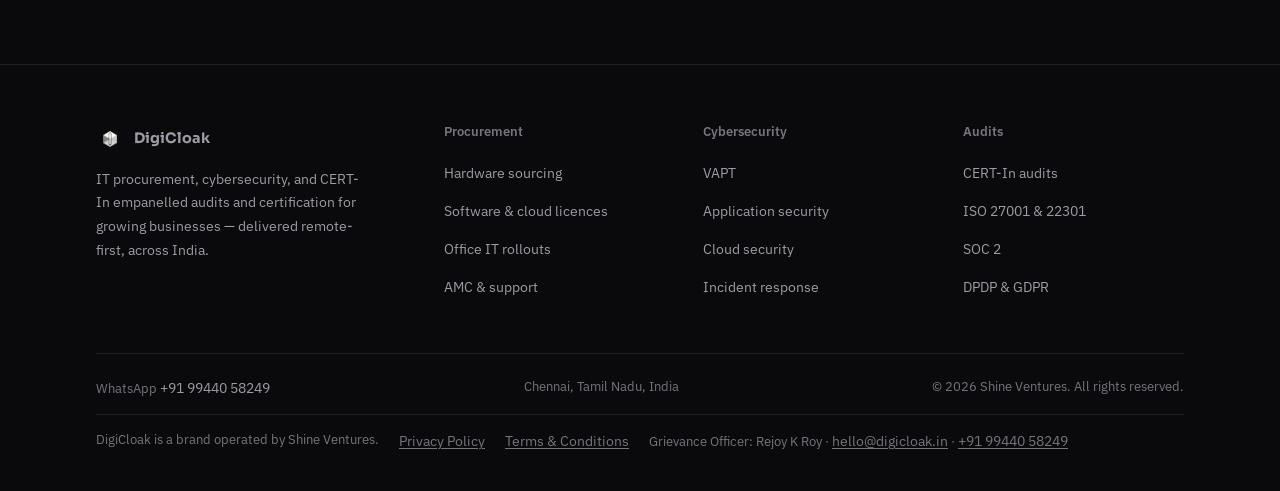
<file: terms-and-conditions.html>
<!DOCTYPE html>
<html lang="en-IN">
<head>
<meta charset="UTF-8">
<meta name="viewport" content="width=device-width, initial-scale=1, viewport-fit=cover">
<meta name="color-scheme" content="dark">
<meta name="theme-color" content="#0A0A0C">

<title>Terms &amp; Conditions | DigiCloak</title>
<meta name="description" content="Terms and conditions for use of the DigiCloak website, operated by Shine Ventures.">
<meta name="robots" content="index, follow">
<link rel="canonical" href="https://digicloak.in/terms-and-conditions.html">
<meta name="author" content="DigiCloak">

<meta property="og:type" content="website">
<meta property="og:url" content="https://digicloak.in/terms-and-conditions.html">
<meta property="og:site_name" content="DigiCloak">
<meta property="og:title" content="Terms &amp; Conditions | DigiCloak">
<meta property="og:description" content="Terms and conditions for use of the DigiCloak website, operated by Shine Ventures.">
<meta property="og:image" content="https://digicloak.in/og-image.png">
<meta property="og:locale" content="en_IN">

<link rel="icon" href="favicon.ico" sizes="32x32">
<link rel="icon" type="image/png" sizes="32x32" href="favicon-32.png">
<link rel="icon" type="image/png" sizes="16x16" href="favicon-16.png">
<link rel="apple-touch-icon" href="apple-touch-icon.png">
<link rel="manifest" href="site.webmanifest">

<link rel="preconnect" href="https://fonts.googleapis.com">
<link rel="preconnect" href="https://fonts.gstatic.com" crossorigin>
<link rel="stylesheet" href="https://fonts.googleapis.com/css2?family=Sora:wght@500;600;700&family=IBM+Plex+Sans:wght@400;500;600&family=IBM+Plex+Mono:wght@500&display=swap">
<style>
/* ==========================================================================
   DigiCloak — shared stylesheet
   A brand of Shine Ventures
   ========================================================================== */
:root{
  --void:#0A0A0C;
  --deep:#0E0E11;
  --panel:#151619;
  --panel-2:#1D1E23;
  --line:#2E3036;
  --line-soft:#1F2024;
  --text:#F1F1F3;
  --mute:#9C9CA4;
  --mute-2:#75757D;
  --ink:#0A0A0C;
  --proc:#E9E9E7;
  --cyber:#C6C7C3;
  --assure:#9FA09E;
  --wa:#25D366;
  --wa-bright:#3BE07A;
  --signal:#25D366;
  --signal-soft:rgba(37,211,102,.14);
  --signal-glow:rgba(37,211,102,.28);
  --maxw:1200px;
  --gut:clamp(20px,5vw,56px);
  --band:clamp(64px,9vw,116px);
  --r:10px;
  --ease:cubic-bezier(.2,.7,.2,1);
}

*,*::before,*::after{box-sizing:border-box;}
html{-webkit-text-size-adjust:100%;scroll-behavior:smooth;scroll-padding-top:76px;}
body{
  margin:0;
  background:var(--void);
  color:var(--text);
  font-family:"IBM Plex Sans",system-ui,-apple-system,"Segoe UI",sans-serif;
  font-size:clamp(15px,0.42vw + 14px,17px);
  line-height:1.65;
  -webkit-font-smoothing:antialiased;
  overflow-x:hidden;
  font-variant-numeric:tabular-nums;
}
img,svg,video{display:block;max-width:100%;}
a{color:inherit;}
h1,h2,h3,h4{font-family:Sora,"IBM Plex Sans",sans-serif;font-weight:600;line-height:1.12;letter-spacing:-0.02em;margin:0;}
p{margin:0;}
ul{margin:0;padding:0;list-style:none;}

/* Blueprint field ------------------------------------------------ */
body::before{
  content:"";
  position:fixed;inset:0;z-index:0;pointer-events:none;
  background-image:
    linear-gradient(to right,rgba(200,200,210,.04) 1px,transparent 1px),
    linear-gradient(to bottom,rgba(200,200,210,.04) 1px,transparent 1px);
  background-size:68px 68px;
  mask-image:radial-gradient(ellipse 110% 70% at 50% 0%,#000 20%,transparent 78%);
  -webkit-mask-image:radial-gradient(ellipse 110% 70% at 50% 0%,#000 20%,transparent 78%);
}
.shell{position:relative;z-index:1;}
.wrap{width:100%;max-width:var(--maxw);margin-inline:auto;padding-inline:var(--gut);}

:focus-visible{outline:2px solid var(--signal);outline-offset:3px;border-radius:3px;}
.skip{
  position:absolute;left:-9999px;top:0;z-index:200;
  background:var(--signal);color:#04160B;padding:12px 18px;font-weight:600;border-radius:0 0 6px 0;
}
.skip:focus{left:0;}

/* Header ----------------------------------------------------------- */
.hd{position:sticky;top:0;z-index:100;background:rgba(10,10,12,.82);border-bottom:1px solid var(--line-soft);}
/* backdrop-filter lives on a pseudo-element rather than .hd itself, because a
   backdrop-filter/filter on .hd would make .hd the containing block for any
   fixed-position descendant (the mobile nav overlay), trapping it inside the
   header's own box instead of letting it fill the viewport. */
.hd::before{content:"";position:absolute;inset:0;z-index:-1;backdrop-filter:blur(14px) saturate(140%);-webkit-backdrop-filter:blur(14px) saturate(140%);}
.hd-in{max-width:var(--maxw);margin-inline:auto;padding:0 var(--gut);min-height:68px;display:flex;align-items:center;gap:20px;}
.mark{display:flex;align-items:center;gap:10px;text-decoration:none;font-family:Sora,sans-serif;font-weight:700;font-size:1.05rem;color:var(--text);white-space:nowrap;}
.mark img{width:28px;height:28px;flex:0 0 auto;}
.nav{display:flex;align-items:center;gap:clamp(14px,2vw,26px);margin-left:auto;}
.nav a{position:relative;font-size:.92rem;color:var(--mute);text-decoration:none;transition:color .2s var(--ease);padding:4px 0;}
.nav a::after{
  content:"";position:absolute;left:0;right:100%;bottom:-2px;height:1.5px;
  background:var(--signal);transition:right .28s var(--ease);
}
.nav a:hover{color:var(--text);}
.nav a:hover::after{right:0;}
.nav .btn{display:none;}

.burger{
  display:none;margin-left:auto;position:relative;z-index:3;
  width:44px;height:44px;align-items:center;justify-content:center;
  background:transparent;border:1px solid var(--line);border-radius:8px;color:var(--text);cursor:pointer;padding:0;
}
.burger span{display:block;width:17px;height:1.5px;background:currentColor;position:relative;transition:background .2s;}
.burger span::before,.burger span::after{content:"";position:absolute;left:0;width:17px;height:1.5px;background:currentColor;transition:transform .25s;}
.burger span::before{top:-5.5px;}
.burger span::after{top:5.5px;}
.burger[aria-expanded="true"] span{background:transparent;}
.burger[aria-expanded="true"] span::before{transform:translateY(5.5px) rotate(45deg);}
.burger[aria-expanded="true"] span::after{transform:translateY(-5.5px) rotate(-45deg);}

/* Buttons -------------------------------------------------------- */
.btn{
  display:inline-flex;align-items:center;justify-content:center;gap:9px;
  min-height:44px;padding:11px 20px;
  border-radius:8px;border:1px solid transparent;
  font-family:"IBM Plex Sans",sans-serif;font-size:.94rem;font-weight:600;
  text-decoration:none;cursor:pointer;white-space:nowrap;
  transition:background .2s var(--ease),border-color .2s var(--ease),color .2s var(--ease),transform .16s var(--ease),box-shadow .2s var(--ease);
}
.btn:active{transform:translateY(1px);}
.btn svg{width:17px;height:17px;flex:0 0 auto;}
.btn-wa{background:var(--wa);color:#04160B;box-shadow:0 0 0 0 rgba(37,211,102,0);}
.btn-wa:hover{background:var(--wa-bright);transform:translateY(-1px);box-shadow:0 10px 24px -8px var(--signal-glow);}
.btn-line{background:transparent;color:var(--text);border-color:var(--line);}
.btn-line:hover{border-color:var(--signal);color:var(--signal);background:var(--signal-soft);transform:translateY(-1px);}
.btn-lg{min-height:52px;padding:14px 26px;font-size:1rem;}

/* Hero ----------------------------------------------------------- */
.hero{padding:clamp(48px,7vw,86px) 0 clamp(56px,8vw,96px);}
.hero-grid{display:grid;grid-template-columns:minmax(0,1.02fr) minmax(0,.98fr);gap:clamp(32px,5vw,64px);align-items:center;}
.hero h1{font-size:clamp(2.15rem,5.6vw,3.9rem);font-weight:700;max-width:14ch;}
.hero .lede{margin-top:22px;max-width:52ch;color:var(--mute);font-size:clamp(1rem,.5vw + .9rem,1.1rem);}
.hero-cta{display:flex;gap:12px;flex-wrap:wrap;margin-top:32px;}
.hero-meta{margin-top:30px;padding-top:22px;border-top:1px solid var(--line-soft);display:flex;flex-wrap:wrap;gap:10px 26px;color:var(--mute-2);font-size:.86rem;}
.hero-meta b{color:var(--text);font-weight:600;}

.lattice{width:100%;height:auto;}
.lattice .node{opacity:.5;}
.strand{fill:none;stroke-width:1.6;stroke-linecap:round;}
.s-proc{stroke:var(--proc);}
.s-cyber{stroke:var(--cyber);}
.s-assure{stroke:var(--assure);}
.glow{filter:blur(16px);opacity:.28;}

@media (prefers-reduced-motion:no-preference){
  .draw{stroke-dasharray:1200;stroke-dashoffset:1200;animation:draw 2.1s cubic-bezier(.6,.05,.2,1) forwards;}
  .d2{animation-delay:.22s;}
  .d3{animation-delay:.44s;}
  .pulse{animation:pulse 3.6s ease-in-out infinite;}
  .p2{animation-delay:1.2s;}
  .p3{animation-delay:2.4s;}
}
@keyframes draw{to{stroke-dashoffset:0;}}
@keyframes pulse{0%,100%{opacity:.28;r:2.5;}50%{opacity:1;r:3.6;}}

/* Section furniture ---------------------------------------------- */
.band{padding:var(--band) 0;}
.band-line{border-top:1px solid var(--line-soft);}
.band-panel{background:var(--deep);border-block:1px solid var(--line-soft);}
.lead{display:grid;grid-template-columns:minmax(0,1fr) minmax(0,1fr);gap:clamp(24px,4vw,56px);align-items:end;margin-bottom:clamp(36px,4.5vw,56px);}
.lead h2{font-size:clamp(1.62rem,3vw,2.4rem);max-width:19ch;}
.lead p{color:var(--mute);max-width:46ch;}

/* Story / About ---------------------------------------------------- */
.story-grid{display:grid;grid-template-columns:minmax(0,1fr) minmax(0,.72fr);gap:clamp(28px,4.5vw,64px);align-items:start;}
.story-copy p{color:var(--mute);font-size:1rem;max-width:56ch;}
.story-copy p + p{margin-top:16px;}
.story-copy p b{color:var(--text);font-weight:600;}
.pillars{display:flex;flex-direction:column;gap:1px;background:var(--line);border:1px solid var(--line);border-radius:var(--r);overflow:hidden;}
.pillar{
  background:var(--panel);padding:18px 22px;display:flex;gap:14px;align-items:flex-start;position:relative;
  transition:background .22s var(--ease);
}
.pillar:hover{background:var(--panel-2);}
.pillar .dot{flex:0 0 auto;width:8px;height:8px;border-radius:50%;background:var(--proc);margin-top:7px;box-shadow:0 0 0 0 var(--signal-glow);transition:background .22s var(--ease),box-shadow .22s var(--ease);}
.pillar:hover .dot{background:var(--signal);box-shadow:0 0 10px var(--signal-glow);}
.pillar h3{font-size:.98rem;margin-bottom:4px;}
.pillar p{color:var(--mute);font-size:.87rem;}

/* Departments — three equal panels -------------------------------- */
.depts{display:grid;grid-template-columns:repeat(3,minmax(0,1fr));gap:1px;background:var(--line);border:1px solid var(--line);border-radius:var(--r);overflow:hidden;}
.dept{
  background:var(--panel);padding:clamp(26px,3vw,36px);display:flex;flex-direction:column;gap:14px;
  position:relative;text-decoration:none;z-index:0;
  transition:background .24s var(--ease),transform .24s var(--ease),box-shadow .24s var(--ease);
}
.dept::before{content:"";position:absolute;inset:0 0 auto 0;height:3px;background:var(--hue);transition:background .24s var(--ease),box-shadow .24s var(--ease);}
.dept:hover{background:var(--panel-2);transform:translateY(-5px);box-shadow:0 20px 40px -20px rgba(0,0,0,.6),0 0 0 1px var(--line);z-index:1;}
.dept:hover::before{background:var(--signal);box-shadow:0 0 14px var(--signal-glow);}
.dept:hover .dept-code{color:var(--signal);}
.dept-code{font-family:"IBM Plex Mono",monospace;font-size:.74rem;color:var(--hue);letter-spacing:.06em;transition:color .24s var(--ease);}
.dept h3{font-size:1.22rem;}
.dept p{color:var(--mute);font-size:.95rem;}
.dept-tags{display:flex;flex-wrap:wrap;gap:7px;margin-top:auto;padding-top:8px;}
.tag{font-size:.76rem;color:var(--mute);border:1px solid var(--line);border-radius:999px;padding:4px 10px;transition:border-color .22s var(--ease),color .22s var(--ease),background .22s var(--ease);}
.dept:hover .tag{border-color:#33443A;color:var(--text);}
.d-proc{--hue:var(--proc);}
.d-cyber{--hue:var(--cyber);}
.d-assure{--hue:var(--assure);}

/* Detail bands ---------------------------------------------------- */
.detail{display:grid;grid-template-columns:minmax(0,.82fr) minmax(0,1.18fr);gap:clamp(28px,4.5vw,64px);padding:clamp(38px,5vw,60px) 0;border-top:1px solid var(--line-soft);}
.detail:first-of-type{border-top:none;}
.detail-head h3{font-size:clamp(1.4rem,2.4vw,1.85rem);margin-bottom:14px;}
.detail-head p{color:var(--mute);font-size:.97rem;max-width:40ch;}
.rule{width:52px;height:3px;border-radius:2px;background:var(--hue);margin-bottom:18px;}
.caps{columns:2;column-gap:clamp(24px,3vw,44px);}
.caps li{
  break-inside:avoid;display:flex;align-items:flex-start;gap:12px;
  padding:12px 0;border-top:1px solid var(--line-soft);color:var(--mute);font-size:.94rem;
  transition:padding-left .2s var(--ease);
}
.caps li:hover{padding-left:6px;}
.cap-icon{
  flex:0 0 auto;width:19px;height:19px;margin-top:1px;
  color:var(--hue);transition:color .22s var(--ease),transform .22s var(--ease);
}
.caps li:hover .cap-icon{color:var(--signal);transform:scale(1.08);}
.caps li b{color:var(--text);font-weight:600;}

/* Rolling marquee — certifications & brand strips ------------------ */
.marquee-block{margin-top:clamp(28px,3.5vw,40px);}
.detail .marquee-block{grid-column:1 / -1;}
.marquee-label{color:var(--mute-2);font-size:.8rem;text-transform:none;margin-bottom:14px;}
.marquee-wrap{
  position:relative;overflow:hidden;
  mask-image:linear-gradient(to right,transparent,#000 8%,#000 92%,transparent);
  -webkit-mask-image:linear-gradient(to right,transparent,#000 8%,#000 92%,transparent);
}
.marquee-track{
  display:flex;width:max-content;gap:14px;
  animation:marquee-scroll 34s linear infinite;
}
.marquee-set{display:flex;gap:14px;}
.marquee-wrap:hover .marquee-track,
.marquee-wrap:focus-within .marquee-track{animation-play-state:paused;}
.marquee-track.track-slow{animation-duration:44s;}
@keyframes marquee-scroll{from{transform:translateX(0);}to{transform:translateX(-50%);}}

.cert-chip{
  flex:0 0 auto;display:flex;align-items:center;gap:12px;
  border:1px solid var(--line);border-radius:999px;background:var(--panel);
  padding:10px 20px 10px 14px;white-space:nowrap;
  transition:border-color .22s var(--ease),background .22s var(--ease),transform .22s var(--ease);
}
.cert-chip:hover{border-color:var(--signal);background:var(--panel-2);transform:translateY(-2px);}
.cert-chip svg{flex:0 0 auto;width:26px;height:26px;color:var(--mute);transition:color .22s var(--ease);}
.cert-chip:hover svg{color:var(--signal);}
.cert-chip .cert-name{font-family:Sora,sans-serif;font-weight:600;font-size:.88rem;color:var(--text);line-height:1.2;}
.cert-chip .cert-sub{display:block;font-family:"IBM Plex Sans",sans-serif;font-weight:400;font-size:.74rem;color:var(--mute-2);margin-top:1px;}

.brand-chip{
  flex:0 0 auto;display:flex;align-items:center;
  border:1px solid var(--line);border-radius:10px;background:var(--panel);
  padding:14px 24px;min-width:120px;justify-content:center;
  transition:border-color .22s var(--ease),background .22s var(--ease),transform .22s var(--ease);
}
.brand-chip:hover{border-color:var(--signal);background:var(--panel-2);transform:translateY(-2px);}
.brand-chip .brand-word{
  font-family:Sora,sans-serif;font-weight:700;font-size:1rem;letter-spacing:.01em;
  color:var(--mute);white-space:nowrap;transition:color .22s var(--ease);
}
.brand-chip:hover .brand-word{color:var(--text);}

@media (prefers-reduced-motion:reduce){
  .marquee-track{animation:none;flex-wrap:wrap;width:100%;}
  .marquee-set{flex-wrap:wrap;}
  .marquee-set[aria-hidden="true"]{display:none;}
  .marquee-wrap{overflow-x:auto;mask-image:none;-webkit-mask-image:none;}
}
@media (max-width:640px){
  .cert-chip{padding:9px 16px 9px 12px;}
  .cert-chip svg{width:22px;height:22px;}
  .brand-chip{padding:12px 18px;min-width:100px;}
}

/* Metrics --------------------------------------------------------- */
.metrics{display:grid;grid-template-columns:repeat(4,minmax(0,1fr));gap:1px;background:var(--line);border:1px solid var(--line);border-radius:var(--r);overflow:hidden;}
.metric{background:var(--panel);padding:clamp(22px,2.6vw,32px);transition:background .22s var(--ease);}
.metric:hover{background:var(--panel-2);}
.metric .fig{font-family:Sora,sans-serif;font-size:clamp(1.5rem,3vw,2.3rem);font-weight:700;letter-spacing:-0.03em;transition:color .22s var(--ease);}
.metric:hover .fig{color:var(--signal);}
.metric p{color:var(--mute);font-size:.88rem;margin-top:6px;}

/* Notes ----------------------------------------------------------- */
.notes{display:grid;grid-template-columns:repeat(3,minmax(0,1fr));gap:clamp(20px,2.6vw,32px);}
.note{border-left:2px solid var(--line);padding-left:22px;transition:border-color .22s var(--ease);}
.note:hover{border-left-color:var(--signal);}
.note h3{font-size:1.06rem;margin-bottom:10px;}
.note p{color:var(--mute);font-size:.93rem;}
.note-loc{display:block;color:var(--mute-2);font-size:.79rem;margin-bottom:12px;}

/* Process — genuine sequence -------------------------------------- */
.flow{display:grid;grid-template-columns:repeat(4,minmax(0,1fr));gap:clamp(20px,2.6vw,30px);counter-reset:step;}
.stage{padding-top:20px;border-top:1px solid var(--line);position:relative;transition:border-color .22s var(--ease);}
.stage:hover{border-top-color:var(--signal);}
.stage::before{
  counter-increment:step;content:counter(step,decimal-leading-zero);
  font-family:"IBM Plex Mono",monospace;font-size:.76rem;color:var(--mute-2);
  position:absolute;top:-9px;left:0;background:var(--void);padding-right:10px;
  transition:color .22s var(--ease);
}
.stage:hover::before{color:var(--signal);}
.band-panel .stage::before{background:var(--deep);}
.stage h3{font-size:1.08rem;margin:14px 0 9px;}
.stage p{color:var(--mute);font-size:.92rem;}

/* Coverage -------------------------------------------------------- */
.geo{display:grid;grid-template-columns:repeat(2,minmax(0,1fr));gap:1px;background:var(--line);border:1px solid var(--line);border-radius:var(--r);overflow:hidden;}
.geo-cell{background:var(--panel);padding:clamp(26px,3vw,38px);transition:background .22s var(--ease);}
.geo-cell:hover{background:var(--panel-2);}
.geo-cell h3{font-size:1.18rem;margin-bottom:12px;}
.geo-cell p{color:var(--mute);font-size:.94rem;margin-bottom:16px;}
.geo-cell li{color:var(--mute);font-size:.9rem;padding:9px 0;border-top:1px solid var(--line-soft);transition:color .2s var(--ease);}
.geo-cell li:hover{color:var(--text);}

/* FAQ ------------------------------------------------------------- */
.faq{max-width:820px;}
.faq details{border-top:1px solid var(--line-soft);}
.faq details:last-child{border-bottom:1px solid var(--line-soft);}
.faq summary{
  cursor:pointer;list-style:none;padding:20px 44px 20px 0;position:relative;
  font-family:Sora,sans-serif;font-weight:500;font-size:clamp(1rem,1.3vw,1.09rem);line-height:1.4;
  min-height:44px;display:flex;align-items:center;color:var(--text);
  transition:color .2s var(--ease);
}
.faq summary:hover{color:var(--signal);}
.faq summary::-webkit-details-marker{display:none;}
.faq summary::after{
  content:"";position:absolute;right:6px;top:50%;width:12px;height:12px;
  border-right:1.6px solid var(--mute);border-bottom:1.6px solid var(--mute);
  transform:translateY(-70%) rotate(45deg);transition:transform .22s var(--ease),border-color .2s var(--ease);
}
.faq summary:hover::after{border-color:var(--signal);}
.faq details[open] summary::after{transform:translateY(-20%) rotate(-135deg);}
.faq details[open] summary{color:var(--signal);}
.faq .ans{padding:0 0 22px;color:var(--mute);font-size:.95rem;max-width:70ch;}

/* Contact --------------------------------------------------------- */
.cta-box{
  border:1px solid var(--line);border-radius:14px;
  background:
    radial-gradient(120% 150% at 15% 0%,var(--signal-soft),transparent 55%),
    radial-gradient(120% 150% at 85% 100%,rgba(230,230,235,.05),transparent 55%),
    var(--panel);
  padding:clamp(32px,5vw,60px);
  display:grid;grid-template-columns:minmax(0,1.15fr) minmax(0,.85fr);gap:clamp(28px,4vw,52px);align-items:center;
}
.cta-box h2{font-size:clamp(1.5rem,2.7vw,2.1rem);max-width:17ch;}
.cta-box p{color:var(--mute);margin-top:14px;max-width:44ch;}
.cta-actions{display:flex;flex-direction:column;gap:12px;}
.cta-actions .btn{width:100%;}
.cta-note{color:var(--mute-2);font-size:.83rem;margin-top:4px;}

/* Footer ---------------------------------------------------------- */
.ft{border-top:1px solid var(--line-soft);padding:clamp(40px,5vw,60px) 0 calc(clamp(28px,3vw,40px) + env(safe-area-inset-bottom));}
.ft-grid{display:grid;grid-template-columns:minmax(0,1.4fr) repeat(3,minmax(0,1fr));gap:clamp(24px,3vw,40px);}
.ft h4{font-size:.82rem;color:var(--mute-2);font-weight:600;margin-bottom:14px;font-family:"IBM Plex Sans",sans-serif;letter-spacing:0;}
.ft li{padding:5px 0;}
.ft a{color:var(--mute);text-decoration:none;font-size:.9rem;transition:color .2s var(--ease);}
.ft a:hover{color:var(--signal);}
.ft-blurb{color:var(--mute);font-size:.9rem;max-width:34ch;margin-top:14px;}
.ft-base{margin-top:clamp(32px,4vw,48px);padding-top:22px;border-top:1px solid var(--line-soft);display:flex;flex-wrap:wrap;gap:10px 24px;justify-content:space-between;color:var(--mute-2);font-size:.83rem;}
.ft-legal{margin-top:14px;padding-top:14px;border-top:1px solid var(--line-soft);display:flex;flex-wrap:wrap;gap:8px 20px;color:var(--mute-2);font-size:.8rem;}
.ft-legal a{color:var(--mute-2);text-decoration:underline;text-underline-offset:2px;transition:color .2s var(--ease);}
.ft-legal a:hover{color:var(--signal);}

/* Floating WhatsApp ----------------------------------------------- */
.wa-float{
  position:fixed;z-index:80;
  right:max(16px,env(safe-area-inset-right));
  bottom:calc(16px + env(safe-area-inset-bottom));
  width:56px;height:56px;border-radius:50%;
  background:var(--wa);color:#04160B;
  display:flex;align-items:center;justify-content:center;
  box-shadow:0 8px 28px rgba(0,0,0,.5);
  text-decoration:none;transition:transform .2s var(--ease),box-shadow .2s var(--ease);
}
.wa-float::before{
  content:"";position:absolute;inset:-6px;border-radius:50%;
  border:1.5px solid var(--signal);opacity:0;
}
.wa-float:hover{transform:scale(1.08);box-shadow:0 10px 30px -4px var(--signal-glow);}
.wa-float[data-hide="true"]{opacity:0;visibility:hidden;transform:scale(.8);pointer-events:none;}
.wa-float{opacity:1;visibility:visible;transition:transform .2s var(--ease),opacity .25s,visibility .25s;}
.wa-float svg{width:28px;height:28px;}
@media (prefers-reduced-motion:no-preference){
  .wa-float::before{animation:wa-ring 2.6s ease-out infinite;}
}
@keyframes wa-ring{
  0%{opacity:.55;transform:scale(1);}
  100%{opacity:0;transform:scale(1.35);}
}

/* Legal pages ------------------------------------------------------ */
.legal{padding:clamp(40px,6vw,72px) 0 clamp(56px,8vw,96px);}
.legal-head{max-width:70ch;margin-bottom:clamp(32px,4vw,48px);}
.legal-head h1{font-size:clamp(1.9rem,4vw,2.6rem);}
.legal-head p{color:var(--mute);margin-top:14px;}
.legal-updated{color:var(--mute-2);font-size:.85rem;margin-top:10px;}
.legal-body{max-width:74ch;}
.legal-body h2{font-size:1.25rem;margin:clamp(30px,3.5vw,40px) 0 12px;padding-top:clamp(24px,3vw,32px);border-top:1px solid var(--line-soft);}
.legal-body h2:first-child{border-top:none;padding-top:0;margin-top:0;}
.legal-body p{color:var(--mute);font-size:.97rem;margin-bottom:14px;}
.legal-body p:last-child{margin-bottom:0;}
.legal-body ul{margin:0 0 14px;padding:0;}
.legal-body li{color:var(--mute);font-size:.97rem;padding:6px 0 6px 20px;position:relative;}
.legal-body li::before{content:"";position:absolute;left:0;top:16px;width:7px;height:1.5px;background:var(--mute-2);}
.legal-body a{color:var(--text);text-decoration:underline;text-underline-offset:2px;transition:color .2s var(--ease);}
.legal-body a:hover{color:var(--signal);}
.legal-toc{display:flex;flex-wrap:wrap;gap:8px 18px;margin-top:22px;padding-top:22px;border-top:1px solid var(--line-soft);}
.legal-toc a{font-size:.86rem;color:var(--mute);text-decoration:none;transition:color .2s var(--ease);}
.legal-toc a:hover{color:var(--signal);}
.grievance-box{
  margin-top:clamp(24px,3vw,32px);border:1px solid var(--line);border-radius:var(--r);
  background:var(--panel);padding:clamp(22px,3vw,30px);
}
.grievance-box h3{font-size:1.05rem;margin-bottom:12px;}
.grievance-box dl{display:grid;grid-template-columns:max-content 1fr;gap:6px 18px;margin:0;}
.grievance-box dt{color:var(--mute-2);font-size:.86rem;}
.grievance-box dd{margin:0;color:var(--text);font-size:.94rem;}

/* Responsive ------------------------------------------------------ */
@media (max-width:1080px){
  .metrics{grid-template-columns:repeat(2,minmax(0,1fr));}
  .flow{grid-template-columns:repeat(2,minmax(0,1fr));}
  .ft-grid{grid-template-columns:minmax(0,1fr) minmax(0,1fr);}
}
@media (max-width:900px){
  .hero-grid{grid-template-columns:minmax(0,1fr);gap:40px;}
  .hero h1{max-width:16ch;}
  .lattice-wrap{order:-1;max-width:520px;margin-inline:auto;width:100%;}
  .lead{grid-template-columns:minmax(0,1fr);gap:16px;align-items:start;}
  .story-grid{grid-template-columns:minmax(0,1fr);}
  .depts{grid-template-columns:minmax(0,1fr);}
  .detail{grid-template-columns:minmax(0,1fr);gap:24px;}
  .notes{grid-template-columns:minmax(0,1fr);gap:26px;}
  .geo{grid-template-columns:minmax(0,1fr);}
  .cta-box{grid-template-columns:minmax(0,1fr);}
  .grievance-box dl{grid-template-columns:1fr;}
}
@media (max-width:860px){
  .nav{
    position:fixed;inset:0;z-index:1;
    margin:0;padding:calc(76px + env(safe-area-inset-top)) var(--gut) 48px;
    flex-direction:column;align-items:stretch;gap:0;
    background:var(--deep);
    opacity:0;visibility:hidden;transform:translateY(-8px);
    transition:opacity .24s ease,transform .24s ease,visibility .24s;
    overflow-y:auto;overscroll-behavior:contain;
  }
  .nav[data-open="true"]{opacity:1;visibility:visible;transform:none;}
  .nav a{font-family:Sora,sans-serif;font-size:1.22rem;color:var(--text);width:100%;padding:15px 0;border-bottom:1px solid var(--line-soft);}
  .nav .btn{display:inline-flex;margin-top:26px;width:100%;border-bottom:none;}
  .burger{display:flex;}
  .hd-cta{display:none;}
  body[data-lock="true"]{overflow:hidden;}
}
@media (max-width:860px){
  .mark{min-height:44px;}
  .ft li{padding:0;}
  .ft a{display:block;padding:11px 0;min-height:44px;}
  .ft-base a{display:inline;padding:0;min-height:0;}
}
@media (max-width:640px){
  html{scroll-padding-top:68px;}
  .caps{columns:1;}
  .metrics{grid-template-columns:minmax(0,1fr);}
  .flow{grid-template-columns:minmax(0,1fr);gap:26px;}
  .ft-grid{grid-template-columns:minmax(0,1fr);gap:28px;}
  .hero-cta .btn{width:100%;}
  .wa-float{width:52px;height:52px;}
  .wa-float svg{width:26px;height:26px;}
}
@media (prefers-reduced-motion:reduce){
  html{scroll-behavior:auto;}
  *,*::before,*::after{animation-duration:.001ms !important;animation-iteration-count:1 !important;transition-duration:.001ms !important;}
}
@media print{
  body::before,.wa-float,.hd{display:none;}
  body{background:#fff;color:#000;}
}

</style>
</head>
<body>
<a class="skip" href="#main">Skip to content</a>

<div class="shell">

<header class="hd">
  <div class="hd-in">
    <a class="mark" href="index.html" aria-label="DigiCloak home">
      <img src="logo.png" width="28" height="28" alt="" loading="eager">
      DigiCloak
    </a>

    <button class="burger" id="burger" type="button" aria-label="Open menu" aria-expanded="false" aria-controls="nav"><span></span></button>

    <nav class="nav" id="nav" aria-label="Main">
      <a href="index.html#about">About</a>
      <a href="index.html#departments">Departments</a>
      <a href="index.html#faq">FAQ</a>
      <a href="privacy-policy.html">Privacy Policy</a>
      <a href="terms-and-conditions.html">Terms</a>
      <a class="btn btn-wa" href="https://wa.me/919944058249?text=Hi%20DigiCloak%2C%20I%27d%20like%20to%20talk%20about%20procurement%2C%20cybersecurity%20or%20an%20audit." target="_blank" rel="noopener">WhatsApp us</a>
    </nav>

    <a class="btn btn-wa hd-cta" href="https://wa.me/919944058249?text=Hi%20DigiCloak%2C%20I%27d%20like%20to%20talk%20about%20procurement%2C%20cybersecurity%20or%20an%20audit." target="_blank" rel="noopener">
      <svg viewBox="0 0 24 24" fill="currentColor" aria-hidden="true"><path d="M12.04 2C6.58 2 2.13 6.45 2.13 11.91c0 1.75.46 3.45 1.32 4.95L2 22l5.25-1.38a9.9 9.9 0 0 0 4.79 1.22h.01c5.46 0 9.9-4.45 9.9-9.91 0-2.65-1.03-5.14-2.9-7.01A9.82 9.82 0 0 0 12.04 2Zm5.8 14.13c-.25.69-1.43 1.32-1.98 1.4-.53.08-1.19.11-1.92-.12-.44-.14-1.01-.33-1.74-.64-3.06-1.32-5.06-4.4-5.21-4.6-.15-.2-1.25-1.66-1.25-3.17s.79-2.25 1.07-2.56c.28-.31.61-.38.81-.38h.58c.19 0 .44-.07.69.53.25.61.86 2.11.94 2.27.08.15.13.33.02.53-.1.2-.15.33-.3.5-.15.18-.32.39-.46.53-.15.15-.31.32-.13.63.18.31.79 1.3 1.69 2.1 1.16 1.03 2.14 1.35 2.45 1.51.31.15.49.13.67-.08.18-.2.77-.9.98-1.21.2-.31.41-.26.69-.15.28.1 1.78.84 2.08.99.31.15.51.23.59.36.08.13.08.74-.17 1.43Z"/></svg>
      WhatsApp
    </a>
  </div>
</header>

<main id="main">
<section class="legal wrap">
  <div class="legal-head">
    <h1>Terms &amp; Conditions</h1>
    <p>These terms govern your use of the digicloak.in website. They do not, by themselves, constitute a service contract — any engagement for procurement, cybersecurity, or audit and certification work is separately scoped and agreed in writing before work begins.</p>
    <p class="legal-updated">Last updated: 7 September 2026</p>
    <nav class="legal-toc" aria-label="Sections">
      <a href="#entity">The entity behind DigiCloak</a>
      <a href="#acceptance">Acceptance of terms</a>
      <a href="#use">Use of this website</a>
      <a href="#services">Services &amp; engagements</a>
      <a href="#no-forms">No online forms or transactions</a>
      <a href="#ip">Intellectual property</a>
      <a href="#links">Third-party links</a>
      <a href="#disclaimer">Disclaimer &amp; limitation of liability</a>
      <a href="#indemnity">Indemnity</a>
      <a href="#law">Governing law &amp; jurisdiction</a>
      <a href="#changes">Changes to these terms</a>
      <a href="#contact">Contact &amp; grievance</a>
    </nav>
  </div>

  <div class="legal-body">
    <h2 id="entity">The entity behind DigiCloak</h2>
    <p>DigiCloak is a brand operated by <b>Shine Ventures</b>, headquartered in Chennai, Tamil Nadu, India ("DigiCloak", "we", "us", "our"). References to "DigiCloak" throughout this website and these terms refer to Shine Ventures operating under that brand.</p>

    <h2 id="acceptance">Acceptance of terms</h2>
    <p>By accessing or using digicloak.in (the "site"), you agree to be bound by these Terms &amp; Conditions and our <a href="privacy-policy.html">Privacy Policy</a>. If you do not agree with any part of these terms, please do not use the site.</p>

    <h2 id="use">Use of this website</h2>
    <p>This site is provided for the purpose of describing our services and enabling prospective clients to get in touch with us. You agree to use the site only for lawful purposes and not to attempt to disrupt its operation, probe it for vulnerabilities without our prior written authorisation, or copy its content for commercial republication.</p>

    <h2 id="services">Services &amp; engagements</h2>
    <p>Descriptions of our procurement, cybersecurity, and audit &amp; certification services on this site are indicative and for information only. They do not constitute a binding offer, quotation, or guarantee of a specific outcome (such as certification approval, which is granted by the relevant certification or auditing body, not by DigiCloak). Any actual engagement — scope, deliverables, timelines, and fees — is confirmed separately in writing (for example, over WhatsApp, email, or a signed proposal) before work begins.</p>
    <p>Where an engagement involves a CERT-In audit, ISO certification, SOC 2 attestation, or similar, the final report or certificate is issued by the relevant empanelled auditing organisation or certification body under its own accreditation, not by DigiCloak.</p>

    <h2 id="no-forms">No online forms or transactions</h2>
    <p>This website intentionally does not collect enquiries, payments, or personal information through on-site forms. All contact happens directly with us over WhatsApp, phone, or email, using the details published on this site. We will never ask you to submit sensitive information such as passwords, OTPs, or full card numbers through a website form claiming to be DigiCloak — if you encounter one, please treat it as fraudulent and report it to us.</p>

    <h2 id="ip">Intellectual property</h2>
    <p>The DigiCloak name, logo, and the text, graphics, and design of this site are the property of Shine Ventures unless otherwise credited, and may not be reproduced, distributed, or used to create derivative works without our prior written consent.</p>

    <h2 id="links">Third-party links</h2>
    <p>This site may link to third-party websites (for example, WhatsApp, or a certification body) for your convenience. We do not control and are not responsible for the content, policies, or practices of any third-party site.</p>

    <h2 id="disclaimer">Disclaimer &amp; limitation of liability</h2>
    <p>This website and its content are provided on an "as is" and "as available" basis, without warranties of any kind, express or implied, to the fullest extent permitted by applicable law. While we take reasonable care to keep information on this site accurate and current, we make no representation that it is complete or error-free at all times.</p>
    <p>To the fullest extent permitted by law, DigiCloak and Shine Ventures shall not be liable for any indirect, incidental, or consequential loss arising from your use of, or inability to use, this website. Nothing in this section limits liability that cannot lawfully be excluded under applicable Indian law, and nothing here affects the separate terms of any signed service agreement you enter into with us.</p>

    <h2 id="indemnity">Indemnity</h2>
    <p>You agree to indemnify and hold DigiCloak and Shine Ventures harmless from any claim or demand arising out of your misuse of this website or your violation of these terms.</p>

    <h2 id="law">Governing law &amp; jurisdiction</h2>
    <p>These terms are governed by the laws of India. Any dispute arising out of or relating to your use of this website shall be subject to the exclusive jurisdiction of the courts at Chennai, Tamil Nadu.</p>

    <h2 id="changes">Changes to these terms</h2>
    <p>We may revise these terms from time to time. The "Last updated" date at the top of this page reflects the most recent revision. Continued use of the site after a change constitutes acceptance of the updated terms.</p>

    <h2 id="contact">Contact &amp; grievance</h2>
    <p>For questions about these terms, or to raise a grievance, reach our Grievance Officer:</p>
    <div class="grievance-box">
      <h3>Grievance Officer</h3>
      <dl>
        <dt>Name</dt><dd>Rejoy K Roy</dd>
        <dt>Entity</dt><dd>Shine Ventures, operating as DigiCloak</dd>
        <dt>Email</dt><dd><a href="mailto:hello@digicloak.in">hello@digicloak.in</a></dd>
        <dt>Phone / WhatsApp</dt><dd><a href="tel:+919944058249">+91 99440 58249</a></dd>
        <dt>Address</dt><dd>Chennai, Tamil Nadu, India</dd>
      </dl>
    </div>
  </div>
</section>
</main>

<footer class="ft">
  <div class="wrap">
    <div class="ft-grid">
      <div>
        <a class="mark" href="index.html">
          <img src="logo.png" width="28" height="28" alt="" loading="lazy">
          DigiCloak
        </a>
        <p class="ft-blurb">IT procurement, cybersecurity, and CERT-In empanelled audits and certification for growing businesses — delivered remote-first, across India.</p>
      </div>
      <div>
        <h4>Procurement</h4>
        <ul>
          <li><a href="index.html#procurement">Hardware sourcing</a></li>
          <li><a href="index.html#procurement">Software &amp; cloud licences</a></li>
          <li><a href="index.html#procurement">Office IT rollouts</a></li>
          <li><a href="index.html#procurement">AMC &amp; support</a></li>
        </ul>
      </div>
      <div>
        <h4>Cybersecurity</h4>
        <ul>
          <li><a href="index.html#cybersecurity">VAPT</a></li>
          <li><a href="index.html#cybersecurity">Application security</a></li>
          <li><a href="index.html#cybersecurity">Cloud security</a></li>
          <li><a href="index.html#cybersecurity">Incident response</a></li>
        </ul>
      </div>
      <div>
        <h4>Audits</h4>
        <ul>
          <li><a href="index.html#audits">CERT-In audits</a></li>
          <li><a href="index.html#audits">ISO 27001 &amp; 22301</a></li>
          <li><a href="index.html#audits">SOC 2</a></li>
          <li><a href="index.html#audits">DPDP &amp; GDPR</a></li>
        </ul>
      </div>
    </div>
    <div class="ft-base">
      <span>WhatsApp <a href="https://wa.me/919944058249" target="_blank" rel="noopener">+91 99440 58249</a></span>
      <span>Chennai, Tamil Nadu, India</span>
      <span>&copy; 2026 Shine Ventures. All rights reserved.</span>
    </div>
    <div class="ft-legal">
      <span>DigiCloak is a brand operated by Shine Ventures.</span>
      <a href="privacy-policy.html">Privacy Policy</a>
      <a href="terms-and-conditions.html">Terms &amp; Conditions</a>
      <span>Grievance Officer: Rejoy K Roy · <a href="mailto:hello@digicloak.in">hello@digicloak.in</a> · <a href="tel:+919944058249">+91 99440 58249</a></span>
    </div>
  </div>
</footer>

</div>

<a class="wa-float" href="https://wa.me/919944058249?text=Hi%20DigiCloak%2C%20I%27d%20like%20to%20talk%20about%20procurement%2C%20cybersecurity%20or%20an%20audit." target="_blank" rel="noopener" aria-label="Chat with DigiCloak on WhatsApp">
  <svg viewBox="0 0 24 24" fill="currentColor" aria-hidden="true"><path d="M12.04 2C6.58 2 2.13 6.45 2.13 11.91c0 1.75.46 3.45 1.32 4.95L2 22l5.25-1.38a9.9 9.9 0 0 0 4.79 1.22h.01c5.46 0 9.9-4.45 9.9-9.91 0-2.65-1.03-5.14-2.9-7.01A9.82 9.82 0 0 0 12.04 2Zm5.8 14.13c-.25.69-1.43 1.32-1.98 1.4-.53.08-1.19.11-1.92-.12-.44-.14-1.01-.33-1.74-.64-3.06-1.32-5.06-4.4-5.21-4.6-.15-.2-1.25-1.66-1.25-3.17s.79-2.25 1.07-2.56c.28-.31.61-.38.81-.38h.58c.19 0 .44-.07.69.53.25.61.86 2.11.94 2.27.08.15.13.33.02.53-.1.2-.15.33-.3.5-.15.18-.32.39-.46.53-.15.15-.31.32-.13.63.18.31.79 1.3 1.69 2.1 1.16 1.03 2.14 1.35 2.45 1.51.31.15.49.13.67-.08.18-.2.77-.9.98-1.21.2-.31.41-.26.69-.15.28.1 1.78.84 2.08.99.31.15.51.23.59.36.08.13.08.74-.17 1.43Z"/></svg>
</a>

<script>
(function(){
  var b=document.getElementById('burger'),n=document.getElementById('nav');
  if(b&&n){
    function set(open){
      b.setAttribute('aria-expanded',open?'true':'false');
      b.setAttribute('aria-label',open?'Close menu':'Open menu');
      n.setAttribute('data-open',open?'true':'false');
      document.body.setAttribute('data-lock',open?'true':'false');
    }
    b.addEventListener('click',function(){set(b.getAttribute('aria-expanded')!=='true');});
    n.addEventListener('click',function(e){if(e.target.closest('a'))set(false);});
    document.addEventListener('keydown',function(e){if(e.key==='Escape')set(false);});
    window.addEventListener('resize',function(){if(window.innerWidth>860)set(false);});
  }

  var f=document.querySelector('.wa-float'),hero=document.querySelector('.hero');
  if(f&&hero&&'IntersectionObserver' in window){
    f.setAttribute('data-hide','true');
    new IntersectionObserver(function(en){
      f.setAttribute('data-hide',en[0].isIntersecting?'true':'false');
    },{threshold:0.18}).observe(hero);
  }
})();

</script>
</body>
</html>
</file>
